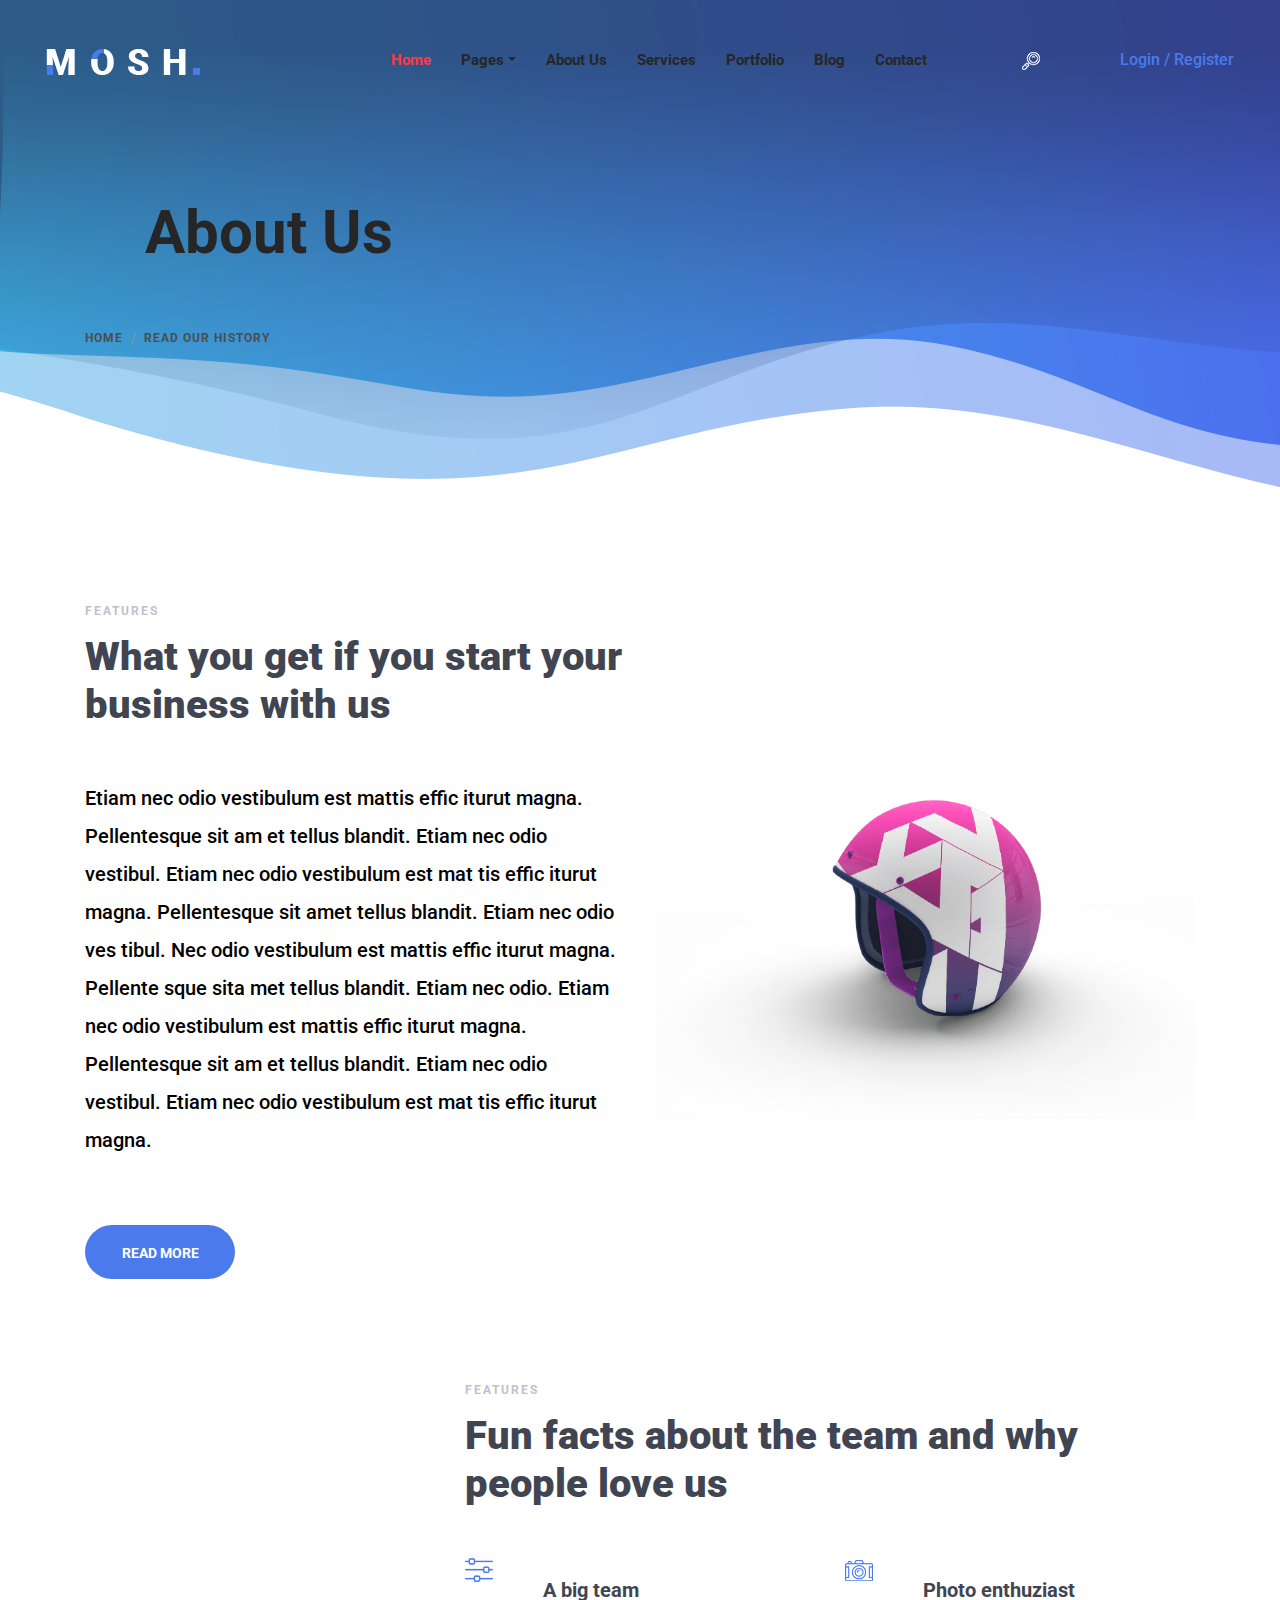
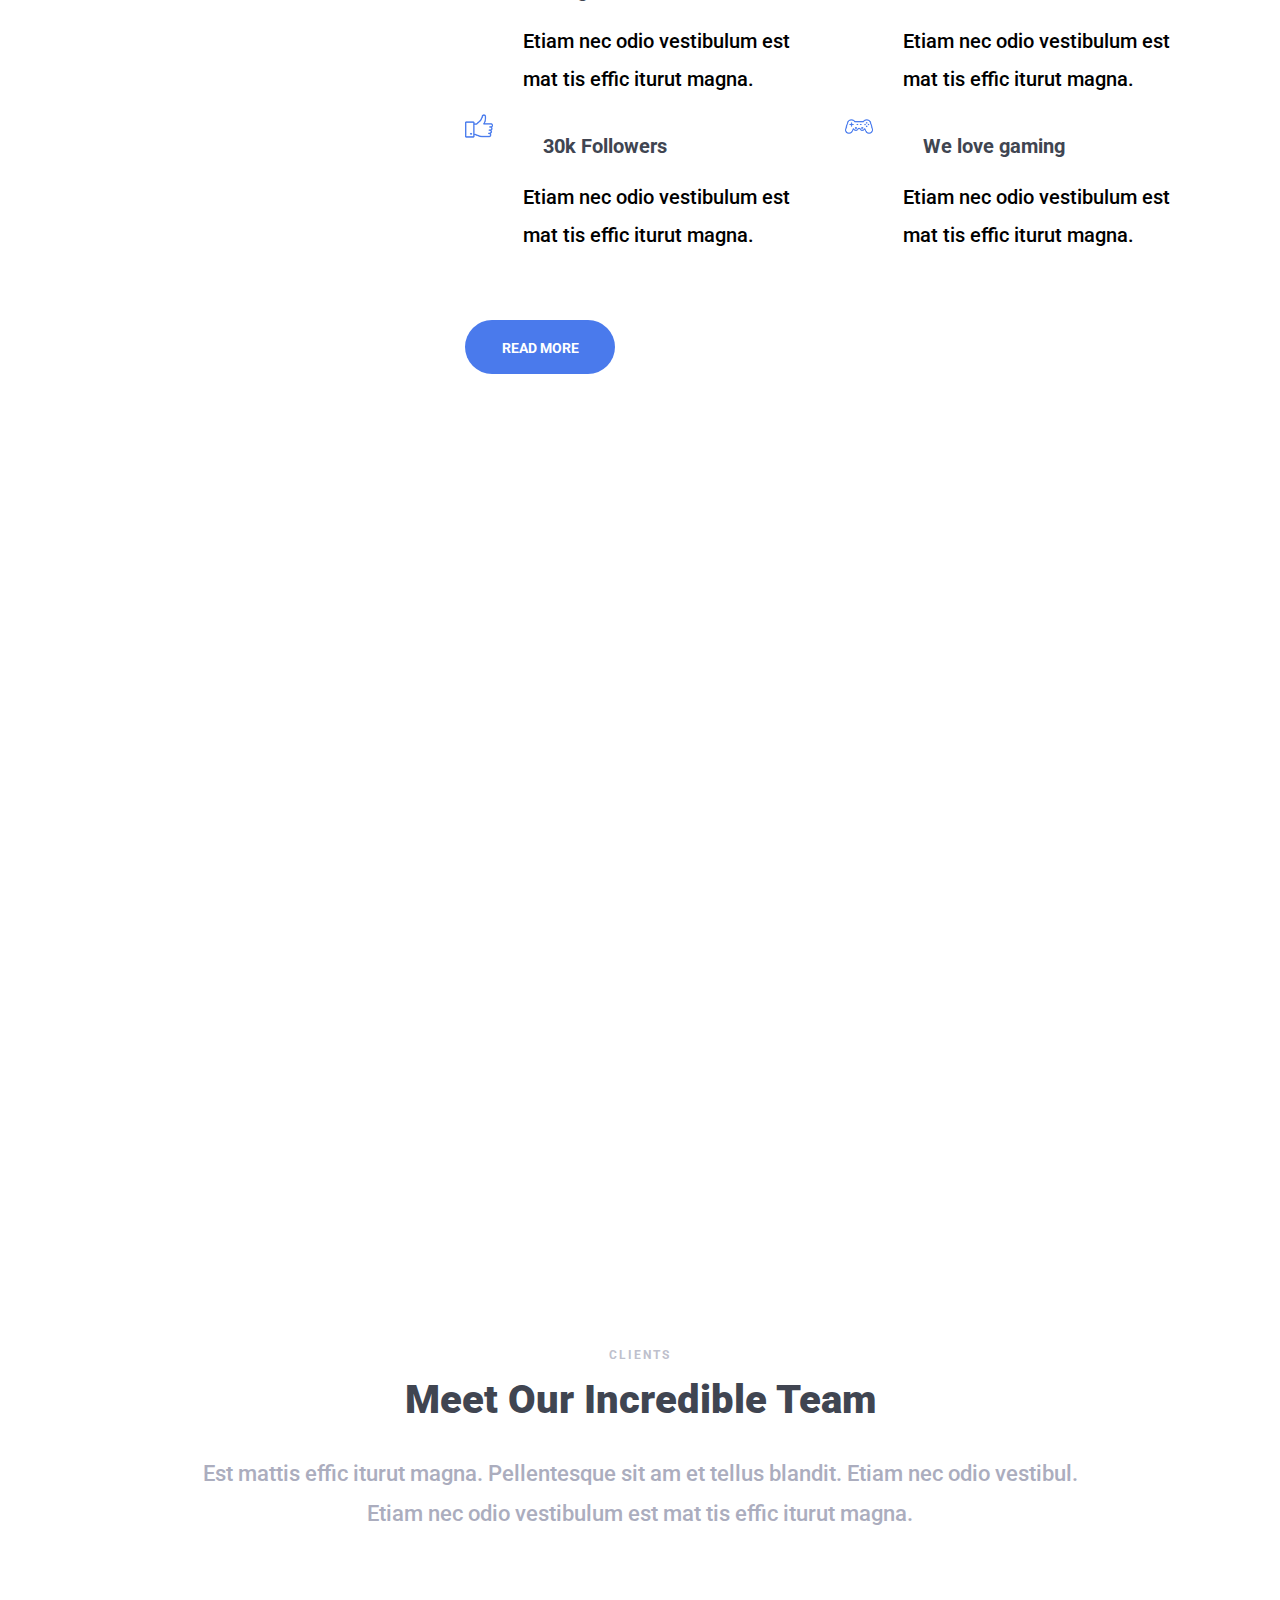
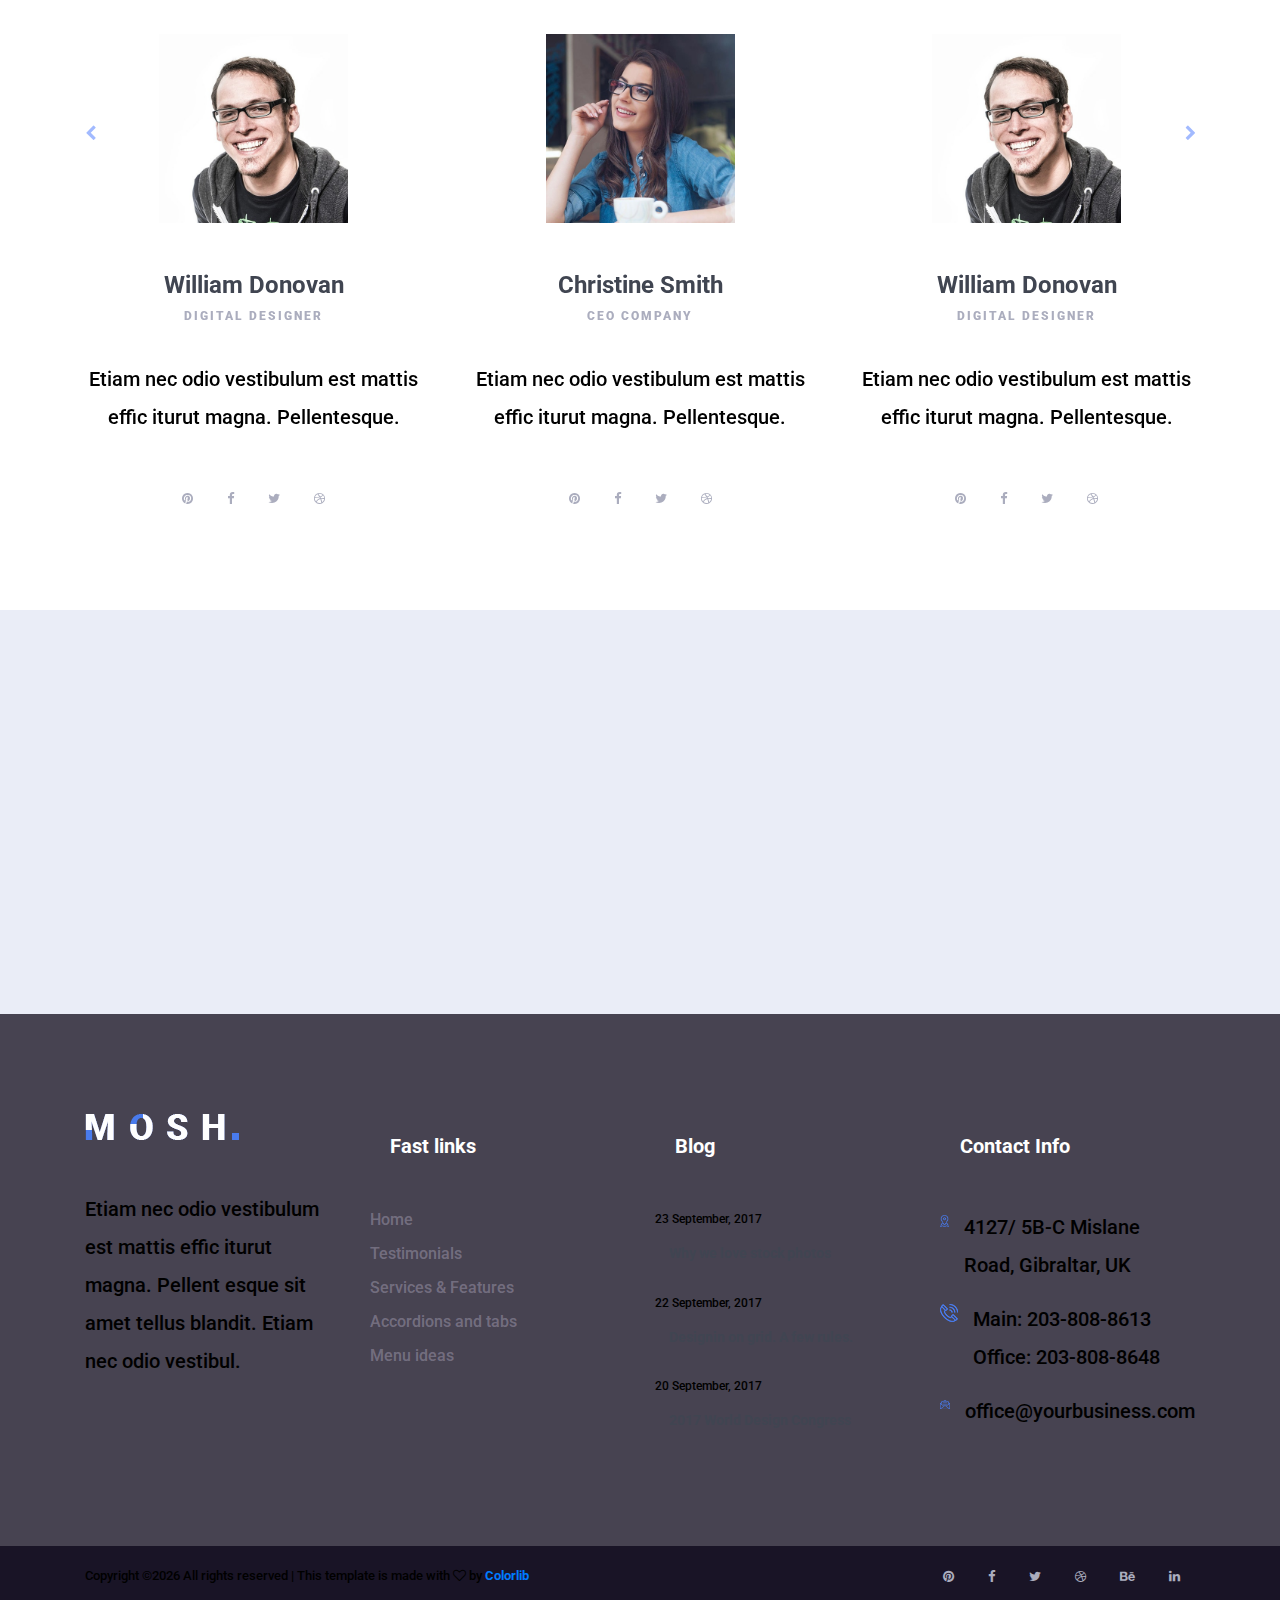
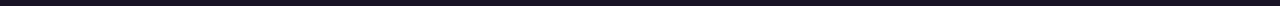
<file: about.html>
<!DOCTYPE html>
<html lang="en">

<head>
    <meta charset="UTF-8">
    <meta name="description" content="">
    <meta http-equiv="X-UA-Compatible" content="IE=edge">
    <meta name="viewport" content="width=device-width, initial-scale=1, shrink-to-fit=no">
    <!-- The above 4 meta tags *must* come first in the head; any other head content must come *after* these tags -->

    <!-- Title -->
    <title>Mosh - Creative Business Template | About</title>

    <!-- Favicon -->
    <link rel="icon" href="img/core-img/favicon.ico">

    <!-- Core Stylesheet -->
    <link href="style.css" rel="stylesheet">

    <!-- Responsive CSS -->
    <link href="css/responsive.css" rel="stylesheet">

</head>

<body>
    <!-- ***** Preloader Start ***** -->
    <div id="preloader">
        <div class="mosh-preloader"></div>
    </div>

    <!-- ***** Header Area Start ***** -->
    <header class="header_area">
        <div class="container-fluid h-100">
            <div class="row h-100">
                <!-- Menu Area Start -->
                <div class="col-12 h-100">
                    <div class="menu_area h-100">
                        <nav class="navbar h-100 navbar-expand-lg align-items-center">
                            <!-- Logo -->
                            <a class="navbar-brand" href="index.html"><img src="img/core-img/logo.png" alt="logo"></a>

                            <!-- Menu Area -->
                            <button class="navbar-toggler" type="button" data-toggle="collapse" data-target="#mosh-navbar" aria-controls="mosh-navbar" aria-expanded="false" aria-label="Toggle navigation"><span class="navbar-toggler-icon"></span></button>

                            <div class="collapse navbar-collapse justify-content-end" id="mosh-navbar">
                                <ul class="navbar-nav animated" id="nav">
                                    <li class="nav-item active"><a class="nav-link" href="index.html">Home</a></li>
                                    <li class="nav-item dropdown">
                                        <a class="nav-link dropdown-toggle" href="#" id="moshDropdown" role="button" data-toggle="dropdown" aria-haspopup="true" aria-expanded="false">Pages</a>
                                        <div class="dropdown-menu" aria-labelledby="moshDropdown">
                                            <a class="dropdown-item" href="index.html">Home</a>
                                            <a class="dropdown-item" href="about.html">About Us</a>
                                            <a class="dropdown-item" href="services.html">Services</a>
                                            <a class="dropdown-item" href="portfolio.html">Portfolio</a>
                                            <a class="dropdown-item" href="blog.html">Blog</a>
                                            <a class="dropdown-item" href="contact.html">Contact</a>
                                            <div class="dropdown-divider"></div>
                                            <a class="dropdown-item" href="elements.html">Elements</a>
                                        </div>
                                    </li>
                                    <li class="nav-item"><a class="nav-link" href="about.html">About Us</a></li>
                                    <li class="nav-item"><a class="nav-link" href="services.html">Services</a></li>
                                    <li class="nav-item"><a class="nav-link" href="portfolio.html">Portfolio</a></li>
                                    <li class="nav-item"><a class="nav-link" href="blog.html">Blog</a></li>
                                    <li class="nav-item"><a class="nav-link" href="contact.html">Contact</a></li>
                                </ul>
                                <!-- Search Form Area Start -->
                                <div class="search-form-area animated">
                                    <form action="#" method="post">
                                        <input type="search" name="search" id="search" placeholder="Type keywords &amp; hit enter">
                                        <button type="submit" class="d-none"><img src="img/core-img/search-icon.png" alt="Search"></button>
                                    </form>
                                </div>
                                <!-- Search btn -->
                                <div class="search-button">
                                    <a href="#" id="search-btn"><img src="img/core-img/search-icon.png" alt="Search"></a>
                                </div>
                                <!-- Login/Register btn -->
                                <div class="login-register-btn">
                                    <a href="#">Login</a>
                                    <a href="#">/ Register</a>
                                </div>
                            </div>
                        </nav>
                    </div>
                </div>
            </div>
        </div>
    </header>
    <!-- ***** Header Area End ***** -->

    <!-- ***** Breadcumb Area Start ***** -->
    <div class="mosh-breadcumb-area" style="background-image: url(img/core-img/breadcumb.png);">
        <div class="container h-100">
            <div class="row h-100 align-items-center">
                <div class="col-12">
                    <div class="bradcumbContent">
                        <h2>About Us</h2>
                        <nav aria-label="breadcrumb">
                            <ol class="breadcrumb">
                                <li class="breadcrumb-item"><a href="#">Home</a></li>
                                <li class="breadcrumb-item active" aria-current="page">Read Our History</li>
                            </ol>
                        </nav>
                    </div>
                </div>
            </div>
        </div>
    </div>
    <!-- ***** Breadcumb Area End ***** -->

    <!-- ***** About Us Area Start ***** -->
    <section class="mosh-aboutUs-area section_padding_100_0">
        <div class="container">
            <div class="row align-items-center">
                <div class="col-12 col-md-6">
                    <div class="mosh-about-us-content">
                        <div class="section-heading">
                            <p>Features</p>
                            <h2>What you get if you start your business with us</h2>
                        </div>
                        <p>Etiam nec odio vestibulum est mattis effic iturut magna. Pellentesque sit am et tellus blandit. Etiam nec odio vestibul. Etiam nec odio vestibulum est mat tis effic iturut magna. Pellentesque sit amet tellus blandit. Etiam nec odio ves tibul. Nec odio vestibulum est mattis effic iturut magna. Pellente sque sita met tellus blandit. Etiam nec odio. Etiam nec odio vestibulum est mattis effic iturut magna. Pellentesque sit am et tellus blandit. Etiam nec odio vestibul. Etiam nec odio vestibulum est mat tis effic iturut magna.</p>
                        <a href="#" class="btn mosh-btn mt-50">Read More</a>
                    </div>
                </div>
                <div class="col-12 col-md-6">
                    <div class="mosh-about-us-thumb wow fadeInUp" data-wow-delay="0.5s">
                        <img src="img/bg-img/headpiece.png" alt="">
                    </div>
                </div>
            </div>
        </div>
    </section>
    <!-- ***** About Us Area End ***** -->

    <!-- ***** Features Area Start ***** -->
    <section class="mosh-about-features-area section_padding_100">
        <div class="container">
            <div class="row align-items-center">

                <div class="col-12 col-md-4">
                    <div class="mosh-features-thumb wow fadeIn" data-wow-delay="0.5s">
                        <img src="img/bg-img/features-2.png" alt="">
                    </div>
                </div>

                <div class="col-12 col-md-8">
                    <div class="mosh-about-us-content">
                        <div class="section-heading">
                            <p>Features</p>
                            <h2>Fun facts about the team and why people love us</h2>
                        </div>
                        <div class="row">
                            <!-- Single Feature Area -->
                            <div class="col-12 col-sm-6">
                                <div class="single-feature-area d-flex">
                                    <div class="feature-icon mr-30">
                                        <img src="img/core-img/settings-2.png" alt="">
                                    </div>
                                    <div class="feature-content">
                                        <h5>A big team</h5>
                                        <p>Etiam nec odio vestibulum est mat tis effic iturut magna.</p>
                                    </div>
                                </div>
                            </div>
                            <!-- Single Feature Area -->
                            <div class="col-12 col-sm-6">
                                <div class="single-feature-area d-flex">
                                    <div class="feature-icon mr-30">
                                        <img src="img/core-img/photo-camera.png" alt="">
                                    </div>
                                    <div class="feature-content">
                                        <h5>Photo enthuziast</h5>
                                        <p>Etiam nec odio vestibulum est mat tis effic iturut magna.</p>
                                    </div>
                                </div>
                            </div>
                            <!-- Single Feature Area -->
                            <div class="col-12 col-sm-6">
                                <div class="single-feature-area d-flex">
                                    <div class="feature-icon mr-30">
                                        <img src="img/core-img/like.png" alt="">
                                    </div>
                                    <div class="feature-content">
                                        <h5>30k Followers</h5>
                                        <p>Etiam nec odio vestibulum est mat tis effic iturut magna.</p>
                                    </div>
                                </div>
                            </div>
                            <!-- Single Feature Area -->
                            <div class="col-12 col-sm-6">
                                <div class="single-feature-area d-flex">
                                    <div class="feature-icon mr-30">
                                        <img src="img/core-img/gamepad.png" alt="">
                                    </div>
                                    <div class="feature-content">
                                        <h5>We love gaming</h5>
                                        <p>Etiam nec odio vestibulum est mat tis effic iturut magna.</p>
                                    </div>
                                </div>
                            </div>
                        </div>
                        <a href="#" class="btn mosh-btn mt-50">Read More</a>
                    </div>
                </div>
            </div>
        </div>
    </section>
    <!-- ***** Features Area End ***** -->

    <!-- ***** Few Words Area Start ***** -->
    <section class="few-words-from-ceo d-md-flex">
        <div class="few-words-contents d-flex align-items-center justify-content-center wow fadeInLeftBig" data-wow-delay="0.1s">
            <div class="container-fluid">
                <div class="row justify-content-center">
                    <div class="col-12 col-md-11 col-lg-9 col-xl-7">
                        <div class="few-words-text">
                            <div class="section-heading">
                                <p>Features</p>
                                <h2>Fun facts about the team and why people love us</h2>
                            </div>
                            <p>Etiam nec odio vestibulum est mattis effic iturut magna. Pellentesque sit am et tellus blandit. Etiam nec odio vestibul. Etiam nec odio vestibulum est mat tis effic iturut magna. Pellentesque sit amet tellus blandit. Etiam nec odio ves tibul. Nec odio vestibulum est mattis effic iturut magna. Pellente sque sita met tellus blandit. Etiam nec odio.</p>
                            <div class="ceo-meta-data d-flex align-items-center mt-50">
                                <div class="ceo-thumb bg-img" style="background-image: url(img/bg-img/ceo.jpg);"></div>
                                <div class="ceo-name">
                                    <h6>Jim Morison</h6>
                                    <p>Company CEO</p>
                                </div>
                            </div>
                        </div>
                    </div>
                </div>
            </div>
        </div>
        <div class="few-words-thumb bg-img wow fadeInRightBig" data-wow-delay="1.1s" style="background-image: url(img/bg-img/cta-2.jpg);"></div>
    </section>
    <!-- ***** Few Words Area End ***** -->

    <!-- ***** Team Area Start ***** -->
    <section class="mosh-team-area section_padding_100">
        <div class="container">
            <div class="row justify-content-center">
                <div class="col-12 col-md-10">
                    <div class="section-heading text-center">
                        <p>Clients</p>
                        <h2>Meet Our Incredible Team</h2>
                        <h5 class="mt-30">Est mattis effic iturut magna. Pellentesque sit am et tellus blandit. Etiam nec odio vestibul. Etiam nec odio vestibulum est mat tis effic iturut magna. </h5>
                    </div>
                </div>
            </div>

            <div class="row">
                <div class="col-12">
                    <div class="mosh-team-slides owl-carousel">
                        <!-- Single Team Slide -->
                        <div class="single-team-slide text-center">
                            <!-- Thumbnail -->
                            <div class="team-thumbnail">
                                <img src="img/bg-img/c-1.jpg" alt="">
                            </div>
                            <!-- Meta Info -->
                            <div class="team-meta-info">
                                <h4>Christine Smith</h4>
                                <span>CEO Company</span>
                                <p>Etiam nec odio vestibulum est mattis effic iturut magna. Pellentesque.</p>
                            </div>
                            <!-- Social Info -->
                            <div class="team-social-info">
                                <a href="#"><i class="fa fa-pinterest" aria-hidden="true"></i></a>
                                <a href="#"><i class="fa fa-facebook" aria-hidden="true"></i></a>
                                <a href="#"><i class="fa fa-twitter" aria-hidden="true"></i></a>
                                <a href="#"><i class="fa fa-dribbble" aria-hidden="true"></i></a>
                            </div>
                        </div>
                        <!-- Single Team Slide -->
                        <div class="single-team-slide text-center">
                            <!-- Thumbnail -->
                            <div class="team-thumbnail">
                                <img src="img/bg-img/c-2.jpg" alt="">
                            </div>
                            <!-- Meta Info -->
                            <div class="team-meta-info">
                                <h4>William Donovan</h4>
                                <span>digital designer</span>
                                <p>Etiam nec odio vestibulum est mattis effic iturut magna. Pellentesque.</p>
                            </div>
                            <!-- Social Info -->
                            <div class="team-social-info">
                                <a href="#"><i class="fa fa-pinterest" aria-hidden="true"></i></a>
                                <a href="#"><i class="fa fa-facebook" aria-hidden="true"></i></a>
                                <a href="#"><i class="fa fa-twitter" aria-hidden="true"></i></a>
                                <a href="#"><i class="fa fa-dribbble" aria-hidden="true"></i></a>
                            </div>
                        </div>
                        <!-- Single Team Slide -->
                        <div class="single-team-slide text-center">
                            <!-- Thumbnail -->
                            <div class="team-thumbnail">
                                <img src="img/bg-img/c-3.jpg" alt="">
                            </div>
                            <!-- Meta Info -->
                            <div class="team-meta-info">
                                <h4>Michael Kellog</h4>
                                <span>Developer</span>
                                <p>Etiam nec odio vestibulum est mattis effic iturut magna. Pellentesque.</p>
                            </div>
                            <!-- Social Info -->
                            <div class="team-social-info">
                                <a href="#"><i class="fa fa-pinterest" aria-hidden="true"></i></a>
                                <a href="#"><i class="fa fa-facebook" aria-hidden="true"></i></a>
                                <a href="#"><i class="fa fa-twitter" aria-hidden="true"></i></a>
                                <a href="#"><i class="fa fa-dribbble" aria-hidden="true"></i></a>
                            </div>
                        </div>
                        <!-- Single Team Slide -->
                        <div class="single-team-slide text-center">
                            <!-- Thumbnail -->
                            <div class="team-thumbnail">
                                <img src="img/bg-img/c-2.jpg" alt="">
                            </div>
                            <!-- Meta Info -->
                            <div class="team-meta-info">
                                <h4>William Donovan</h4>
                                <span>digital designer</span>
                                <p>Etiam nec odio vestibulum est mattis effic iturut magna. Pellentesque.</p>
                            </div>
                            <!-- Social Info -->
                            <div class="team-social-info">
                                <a href="#"><i class="fa fa-pinterest" aria-hidden="true"></i></a>
                                <a href="#"><i class="fa fa-facebook" aria-hidden="true"></i></a>
                                <a href="#"><i class="fa fa-twitter" aria-hidden="true"></i></a>
                                <a href="#"><i class="fa fa-dribbble" aria-hidden="true"></i></a>
                            </div>
                        </div>
                    </div>
                </div>
            </div>
        </div>
    </section>
    <!-- ***** Features Area Start ***** -->

    <section class="mosh-subscribe-newsletter-area bg-img bg-overlay-white section_padding_100" style="background-image: url(img/bg-img/sub-1.jpg);">
        <div class="container">
            <div class="row">
                <div class="col-12">
                    <div class="subscribe-newsletter-content text-center wow fadeIn" data-wow-delay="0.5s">
                        <p>give us a shout</p>
                        <h2>Subscribe to our newsletter</h2>
                        <form action="#">
                            <input type="email" name="email" id="Email" placeholder="Your e-mail here">
                            <button type="submit">Subscribe</button>
                        </form>
                    </div>
                </div>
            </div>
        </div>
    </section>

    <!-- ***** Footer Area Start ***** -->
    <footer class="footer-area clearfix">
        <!-- Top Fotter Area -->
        <div class="top-footer-area section_padding_100_0">
            <div class="container">
                <div class="row">
                    <div class="col-12 col-sm-6 col-lg-3">
                        <div class="single-footer-widget mb-100">
                            <a href="#" class="mb-50 d-block"><img src="img/core-img/logo.png" alt=""></a>
                            <p>Etiam nec odio vestibulum est mattis effic iturut magna. Pellent esque sit amet tellus blandit. Etiam nec odio vestibul.</p>
                        </div>
                    </div>
                    <div class="col-12 col-sm-6 col-lg-3">
                        <div class="single-footer-widget mb-100">
                            <h5>Fast links</h5>
                            <ul>
                                <li><a href="#">Home</a></li>
                                <li><a href="#">Testimonials</a></li>
                                <li><a href="#">Services &amp; Features</a></li>
                                <li><a href="#">Accordions and tabs</a></li>
                                <li><a href="#">Menu ideas</a></li>
                            </ul>
                        </div>
                    </div>
                    <div class="col-12 col-sm-6 col-lg-3">
                        <div class="single-footer-widget mb-100">
                            <h5>Blog</h5>
                            <div class="footer-single--blog-post">
                                <a href="#" class="blog-post-date">
                                    <p>23 September, 2017</p>
                                </a>
                                <a href="#" class="blog-post-title">
                                    <h6>Why we love stock photos</h6>
                                </a>
                            </div>
                            <div class="footer-single--blog-post">
                                <a href="#" class="blog-post-date">
                                    <p>22 September, 2017</p>
                                </a>
                                <a href="#" class="blog-post-title">
                                    <h6>Designin on grid. A few rules. </h6>
                                </a>
                            </div>
                            <div class="footer-single--blog-post">
                                <a href="#" class="blog-post-date">
                                    <p>20 September, 2017</p>
                                </a>
                                <a href="#" class="blog-post-title">
                                    <h6>2017 World Design Congress</h6>
                                </a>
                            </div>
                        </div>
                    </div>
                    <div class="col-12 col-sm-6 col-lg-3">
                        <div class="single-footer-widget mb-100">
                            <h5>Contact Info</h5>
                            <div class="footer-single-contact-info d-flex">
                                <div class="contact-icon">
                                    <img src="img/core-img/map.png" alt="">
                                </div>
                                <p>4127/ 5B-C Mislane Road, Gibraltar, UK</p>
                            </div>
                            <div class="footer-single-contact-info d-flex">
                                <div class="contact-icon">
                                    <img src="img/core-img/call.png" alt="">
                                </div>
                                <p>Main: 203-808-8613 <br> Office: 203-808-8648</p>
                            </div>
                            <div class="footer-single-contact-info d-flex">
                                <div class="contact-icon">
                                    <img src="img/core-img/message.png" alt="">
                                </div>
                                <p>office@yourbusiness.com</p>
                            </div>
                        </div>
                    </div>
                </div>
            </div>
        </div>
        <!-- Fotter Bottom Area -->
        <div class="footer-bottom-area">
            <div class="container h-100">
                <div class="row h-100">
                    <div class="col-12 h-100">
                        <div class="footer-bottom-content h-100 d-md-flex justify-content-between align-items-center">
                            <div class="copyright-text">
                                <p><!-- Link back to Colorlib can't be removed. Template is licensed under CC BY 3.0. -->
Copyright &copy;<script>document.write(new Date().getFullYear());</script> All rights reserved | This template is made with <i class="fa fa-heart-o" aria-hidden="true"></i> by <a href="https://colorlib.com" target="_blank">Colorlib</a>
<!-- Link back to Colorlib can't be removed. Template is licensed under CC BY 3.0. -->
</p>
                            </div>
                            <div class="footer-social-info">
                                <a href="#"><i class="fa fa-pinterest" aria-hidden="true"></i></a>
                                <a href="#"><i class="fa fa-facebook" aria-hidden="true"></i></a>
                                <a href="#"><i class="fa fa-twitter" aria-hidden="true"></i></a>
                                <a href="#"><i class="fa fa-dribbble" aria-hidden="true"></i></a>
                                <a href="#"><i class="fa fa-behance" aria-hidden="true"></i></a>
                                <a href="#"><i class="fa fa-linkedin" aria-hidden="true"></i></a>
                            </div>
                        </div>
                    </div>
                </div>
            </div>
        </div>
    </footer>
    <!-- ***** Footer Area End ***** -->

    <!-- jQuery-2.2.4 js -->
    <script src="js/jquery-2.2.4.min.js"></script>
    <!-- Popper js -->
    <script src="js/popper.min.js"></script>
    <!-- Bootstrap js -->
    <script src="js/bootstrap.min.js"></script>
    <!-- All Plugins js -->
    <script src="js/plugins.js"></script>
    <!-- Active js -->
    <script src="js/active.js"></script>
</body>

</html>
</file>
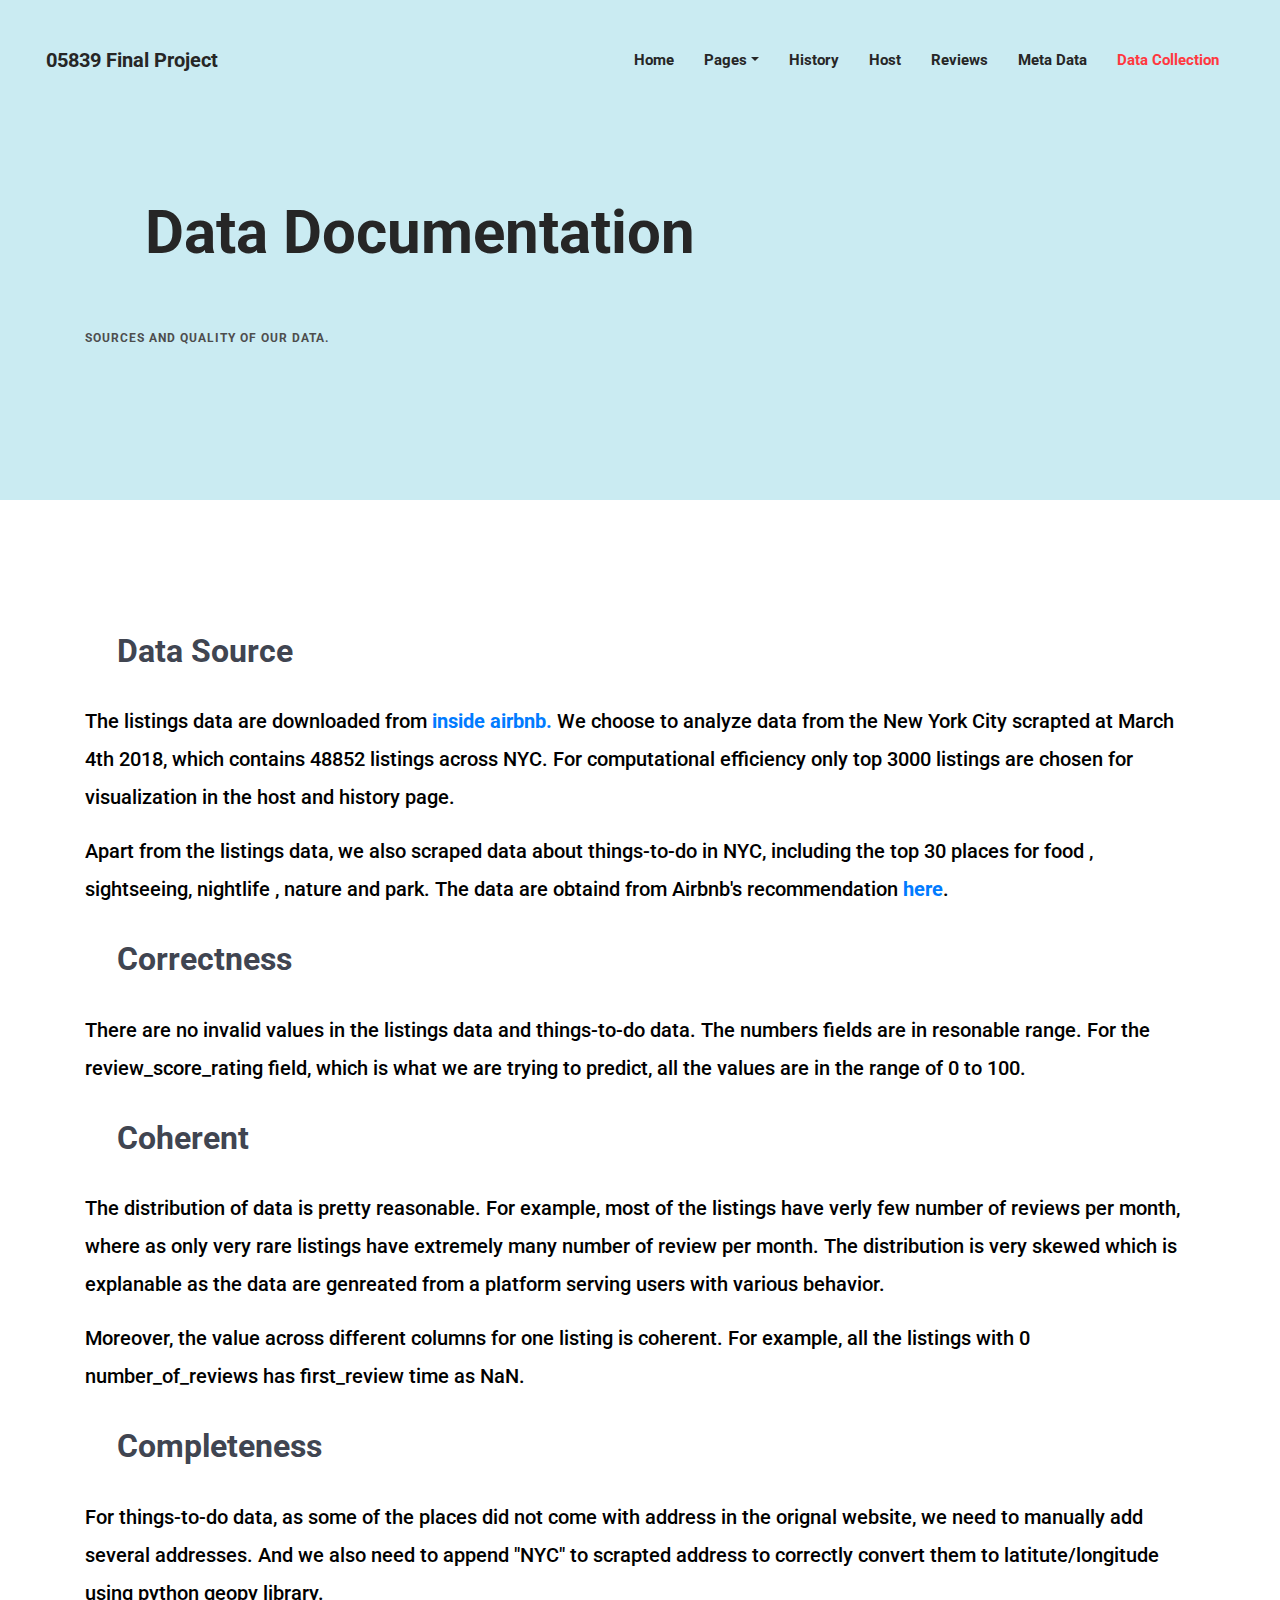
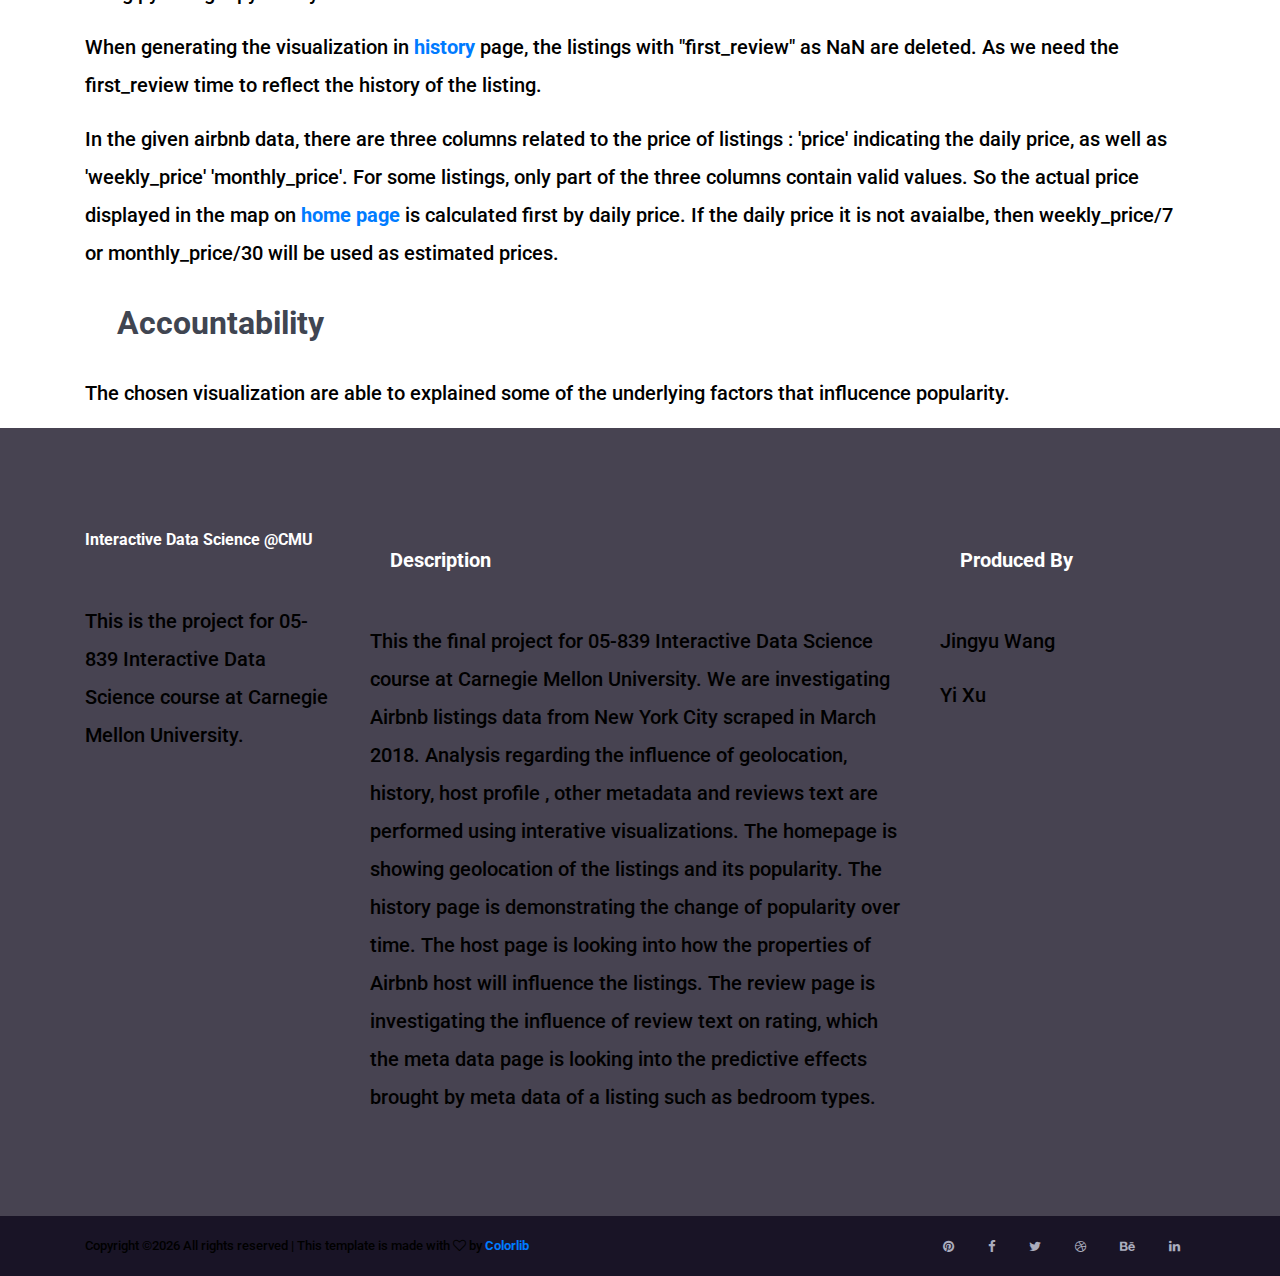
<file: data.html>
<!DOCTYPE html>
<html lang="en">

<head>
    <meta charset="UTF-8">
    <meta name="description" content="">
    <meta http-equiv="X-UA-Compatible" content="IE=edge">
    <meta name="viewport" content="width=device-width, initial-scale=1, shrink-to-fit=no">
    <!-- The above 4 meta tags *must* come first in the head; any other head content must come *after* these tags -->

    <!-- Title -->
    <title>What Make a popular Airbnb Listing?</title>

    <!-- Favicon -->
    <link rel="icon" href="img/core-img/favicon.ico">

    <!-- Core Stylesheet -->
    <link href="style.css" rel="stylesheet">

    <!-- Responsive CSS -->
    <link href="css/responsive.css" rel="stylesheet">

</head>

<body>
    <!-- ***** Preloader Start ***** -->
    <div id="preloader">
        <div class="mosh-preloader"></div>
    </div>

    <!-- ***** Header Area Start ***** -->
    <header class="header_area">
        <div class="container-fluid h-100">
            <div class="row h-100">
                <!-- Menu Area Start -->
                <div class="col-12 h-100">
                    <div class="menu_area h-100">
                        <nav class="navbar h-100 navbar-expand-lg align-items-center">
                            <!-- Logo -->
                            <a class="navbar-brand" href="index.html">05839 Final Project</a>

                            <!-- Menu Area -->
                            <button class="navbar-toggler" type="button" data-toggle="collapse" data-target="#mosh-navbar" aria-controls="mosh-navbar" aria-expanded="false" aria-label="Toggle navigation"><span class="navbar-toggler-icon"></span></button>

                            <div class="collapse navbar-collapse justify-content-end" id="mosh-navbar">
                                 <ul class="navbar-nav animated" id="nav">
                                    <li class="nav-item"><a class="nav-link" href="index.html">Home</a></li>
                                    <li class="nav-item dropdown">
                                        <a class="nav-link dropdown-toggle" href="#" id="moshDropdown" role="button" data-toggle="dropdown" aria-haspopup="true" aria-expanded="false">Pages</a>
                                        <div class="dropdown-menu" aria-labelledby="moshDropdown">
                                            <a class="dropdown-item" href="index.html">Home</a>
                                            <a class="dropdown-item" href="history.html">History</a>
                                            <a class="dropdown-item" href="host.html">Host</a>
                                            <a class="dropdown-item" href="review.html">Reviews</a>
                                            <a class="dropdown-item" href="MetaData.html">Meta Data</a>
                                            <a class="dropdown-item" href="data.html">Data Collection</a>
                                            <div class="dropdown-divider"></div>
                                        </div>
                                    </li>
                                    <li class="nav-item"><a class="nav-link" href="history.html">History</a></li>
                                    <li class="nav-item"><a class="nav-link" href="host.html">Host</a></li>
                                    <li class="nav-item"><a class="nav-link" href="review.html">Reviews</a></li>
                                    <li class="nav-item"><a class="nav-link" href="MetaData.html">Meta Data</a></li>
                                    <li class="nav-item active"><a class="nav-link" href="data.html">Data Collection</a></li>
                                </ul>
                                <!-- Search Form Area Start -->
                                <div class="search-form-area animated">
                                    <form action="#" method="post">
                                        <input type="search" name="search" id="search" placeholder="Type keywords &amp; hit enter">
                                        <button type="submit" class="d-none"><img src="img/core-img/search-icon.png" alt="Search"></button>
                                    </form>
                                </div>
                            </div>
                        </nav>
                    </div>
                </div>
            </div>
        </div>
    </header>
    <!-- ***** Header Area End ***** -->

    <!-- ***** Breadcumb Area Start ***** -->
    <div class="mosh-breadcumb-area" style="background-color: #CAEBF2;">
        <div class="container h-100">
            <div class="row h-100 align-items-center">
                <div class="col-12">
                    <div class="bradcumbContent">
                        <h2>Data Documentation</h2>
                        <nav aria-label="breadcrumb">
                            <ol class="breadcrumb">
                                <!-- <li class="breadcrumb-item"><a href="#">Home</a></li> -->
                                <li class="breadcrumb-item active" aria-current="page">Sources and quality of our data.</li>
                            </ol>
                        </nav>
                    </div>
                </div>
            </div>
        </div>
    </div>
    <!-- ***** Breadcumb Area End ***** -->

    <!-- ***** About Us Area Start ***** -->
    <section class="ids_data_correct section_padding_100_0">
        <div class="container">
            <div class="row align-items-center">
                <div class="col-12">
                    <div class="mosh-about-us-content">

                        <div class="data_collection">
                            
                            <h2>Data Source</h2>
                            <p>The listings data are downloaded from <a href="http://insideairbnb.com">inside airbnb.</a> We choose to analyze data from the New York City scrapted at March 4th 2018, which contains 48852 listings across NYC.  For computational efficiency only top 3000 listings are chosen for visualization in the host and history page. </p>
                            <p>Apart from the listings data, we also scraped data about things-to-do in NYC, including the top 30  places for food , sightseeing, nightlife , nature and park. The data are obtaind from Airbnb's recommendation <a href="https://airbnb.com/things-to-do/new-york">here</a>. </p>
                        </div>
                        <div class="data_collection">
                            
                            <h2>Correctness</h2>
                            <p>There are no invalid values in the listings data and things-to-do data. The numbers fields are in resonable range. For the review_score_rating field, which is what we are trying to predict, all the values are in the range of 0 to 100.  </p>
                        </div>

                        <div class="data_collection">
                            <h2>Coherent</h2>
                            <p> The distribution of data is pretty reasonable. For example, most of the listings have verly few number of reviews per month, where as only very rare listings have extremely many number of review per month.  The distribution is very skewed which is explanable as the data are genreated from a platform serving users with various behavior.</p>

                            <p>
                                Moreover, the value across different columns for one listing is coherent. For example, all the listings with 0 number_of_reviews has first_review time as NaN. 
                            </p>
                        </div>

                        <div class="data_collection">
                            
                            <h2>Completeness</h2>
                            <p> For things-to-do data, as some of the places did not come with address in the orignal website, we need to manually add several addresses. And we also need to append "NYC" to scrapted address to correctly convert them to latitute/longitude using python geopy library. 
                            </p>
                            <p>
                            When generating the visualization in <a href="history.html"> history </a> page, the listings with "first_review" as NaN are deleted.  As we need the first_review time to reflect the history of the listing.</p>
                            <p>
                            In the given airbnb data, there are three columns related to the price of listings : 'price' indicating the daily price, as well as 'weekly_price' 'monthly_price'.  For some listings, only part of the three columns contain valid values.  So the actual price displayed in the map on <a href="index.html"> home  page</a> is calculated first by daily price. If the daily price it is not avaialbe, then weekly_price/7 or monthly_price/30 will be used as estimated prices.
                             </p>
                        </div>

                        <div class="data_collection">
                            
                            <h2>Accountability</h2>
                            <p>The chosen visualization are able to explained some of the underlying factors that influcence popularity. </p>
                        </div>
                        <!-- <p>Etiam nec odio vestibulum est mattis effic iturut magna. Pellentesque sit am et tellus blandit. Etiam nec odio vestibul. Etiam nec odio vestibulum est mat tis effic iturut magna. Pellentesque sit amet tellus blandit. Etiam nec odio ves tibul. Nec odio vestibulum est mattis effic iturut magna. Pellente sque sita met tellus blandit. Etiam nec odio. Etiam nec odio vestibulum est mattis effic iturut magna. Pellentesque sit am et tellus blandit. Etiam nec odio vestibul. Etiam nec odio vestibulum est mat tis effic iturut magna.</p> -->
                        
                    </div>
                </div>




                <!-- <div class="col-12 col-md-6">
                    <div class="mosh-about-us-thumb wow fadeInUp" data-wow-delay="0.5s">
                        <img src="img/bg-img/headpiece.png" alt="">
                    </div>
                </div> -->
            </div>
        </div>
    </section>
    <!-- ***** About Us Area End ***** -->

  <footer class="footer-area clearfix">
        <!-- Top Fotter Area -->
        <div class="top-footer-area section_padding_100_0">
            <div class="container">
                <div class="row">
                    <div class="col-12 col-sm-6 col-lg-3">
                        <div class="single-footer-widget mb-100">
                            <a href="#" class="mb-50 d-block footer-custom">Interactive Data Science @CMU</a>
                            <p>This is the project for 05-839 Interactive Data Science course at Carnegie Mellon University.</p>
                        </div>
                    </div>

                    <div class="col-12 col-sm-6  footer-description">
                        <div class="single-footer-widget mb-100 ">
                            <h5>Description</h5>
                            <p>This the final project for 05-839 Interactive Data Science course at Carnegie Mellon University. We are investigating Airbnb listings data from New York City scraped in March 2018.  Analysis regarding the influence of geolocation, history, host profile , other metadata and reviews text are performed using interative visualizations. The homepage is showing geolocation of the listings and its popularity. The history page is demonstrating the change of popularity over time.  The host page is looking into how the properties of Airbnb host will influence the listings. The review page is investigating the influence of review text on rating, which the meta data page is looking into the predictive effects brought by meta data of a listing such as bedroom types.
                            </p>
                        </div>
                    </div>
                
                    <div class="col-12 col-sm-6 col-lg-3">
                        <div class="single-footer-widget mb-100">
                            <h5>Produced By</h5>
                            <div class="footer-single-contact-info d-flex">
                                <p>Jingyu Wang</p>
                            </div>
                            <div class="footer-single-contact-info d-flex">
                                <p>Yi Xu</p>
                            </div>
                        </div>
                    </div>
                </div>
            </div>
        </div>
        <!-- Fotter Bottom Area -->
        <div class="footer-bottom-area">
            <div class="container h-100">
                <div class="row h-100">
                    <div class="col-12 h-100">
                        <div class="footer-bottom-content h-100 d-md-flex justify-content-between align-items-center">
                            <div class="copyright-text">
                                <p><!-- Link back to Colorlib can't be removed. Template is licensed under CC BY 3.0. -->
Copyright &copy;<script>document.write(new Date().getFullYear());</script> All rights reserved | This template is made with <i class="fa fa-heart-o" aria-hidden="true"></i> by <a href="https://colorlib.com" target="_blank">Colorlib</a>
<!-- Link back to Colorlib can't be removed. Template is licensed under CC BY 3.0. -->
</p>
                            </div>
                            <div class="footer-social-info">
                                <a href="#"><i class="fa fa-pinterest" aria-hidden="true"></i></a>
                                <a href="#"><i class="fa fa-facebook" aria-hidden="true"></i></a>
                                <a href="#"><i class="fa fa-twitter" aria-hidden="true"></i></a>
                                <a href="#"><i class="fa fa-dribbble" aria-hidden="true"></i></a>
                                <a href="#"><i class="fa fa-behance" aria-hidden="true"></i></a>
                                <a href="#"><i class="fa fa-linkedin" aria-hidden="true"></i></a>
                            </div>
                        </div>
                    </div>
                </div>
            </div>
        </div>
    </footer>
    <!-- ***** Footer Area End ***** -->

    <!-- jQuery-2.2.4 js -->
    <script src="js/jquery-2.2.4.min.js"></script>
    <!-- Popper js -->
    <script src="js/popper.min.js"></script>
    <!-- Bootstrap js -->
    <script src="js/bootstrap.min.js"></script>
    <!-- All Plugins js -->
    <script src="js/plugins.js"></script>
    <!-- Active js -->
    <script src="js/active.js"></script>
</body>

</html>
</file>
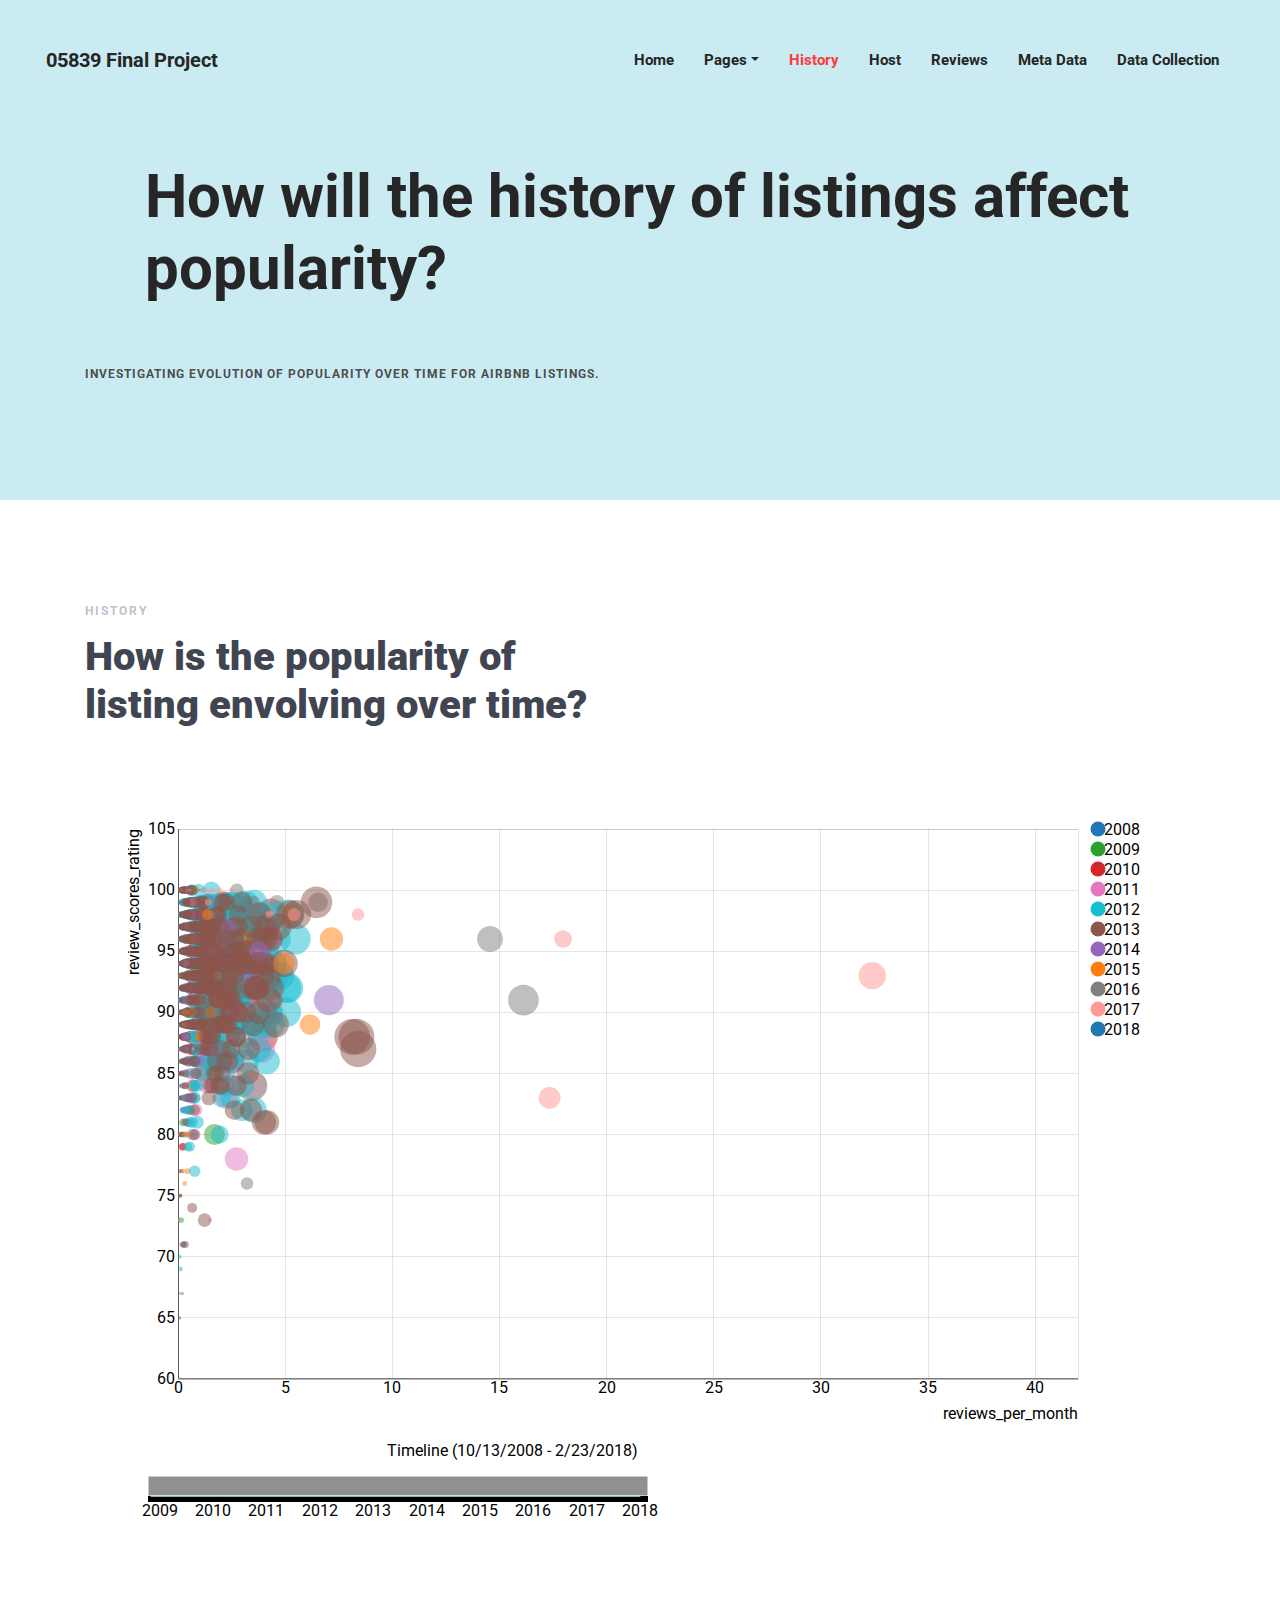
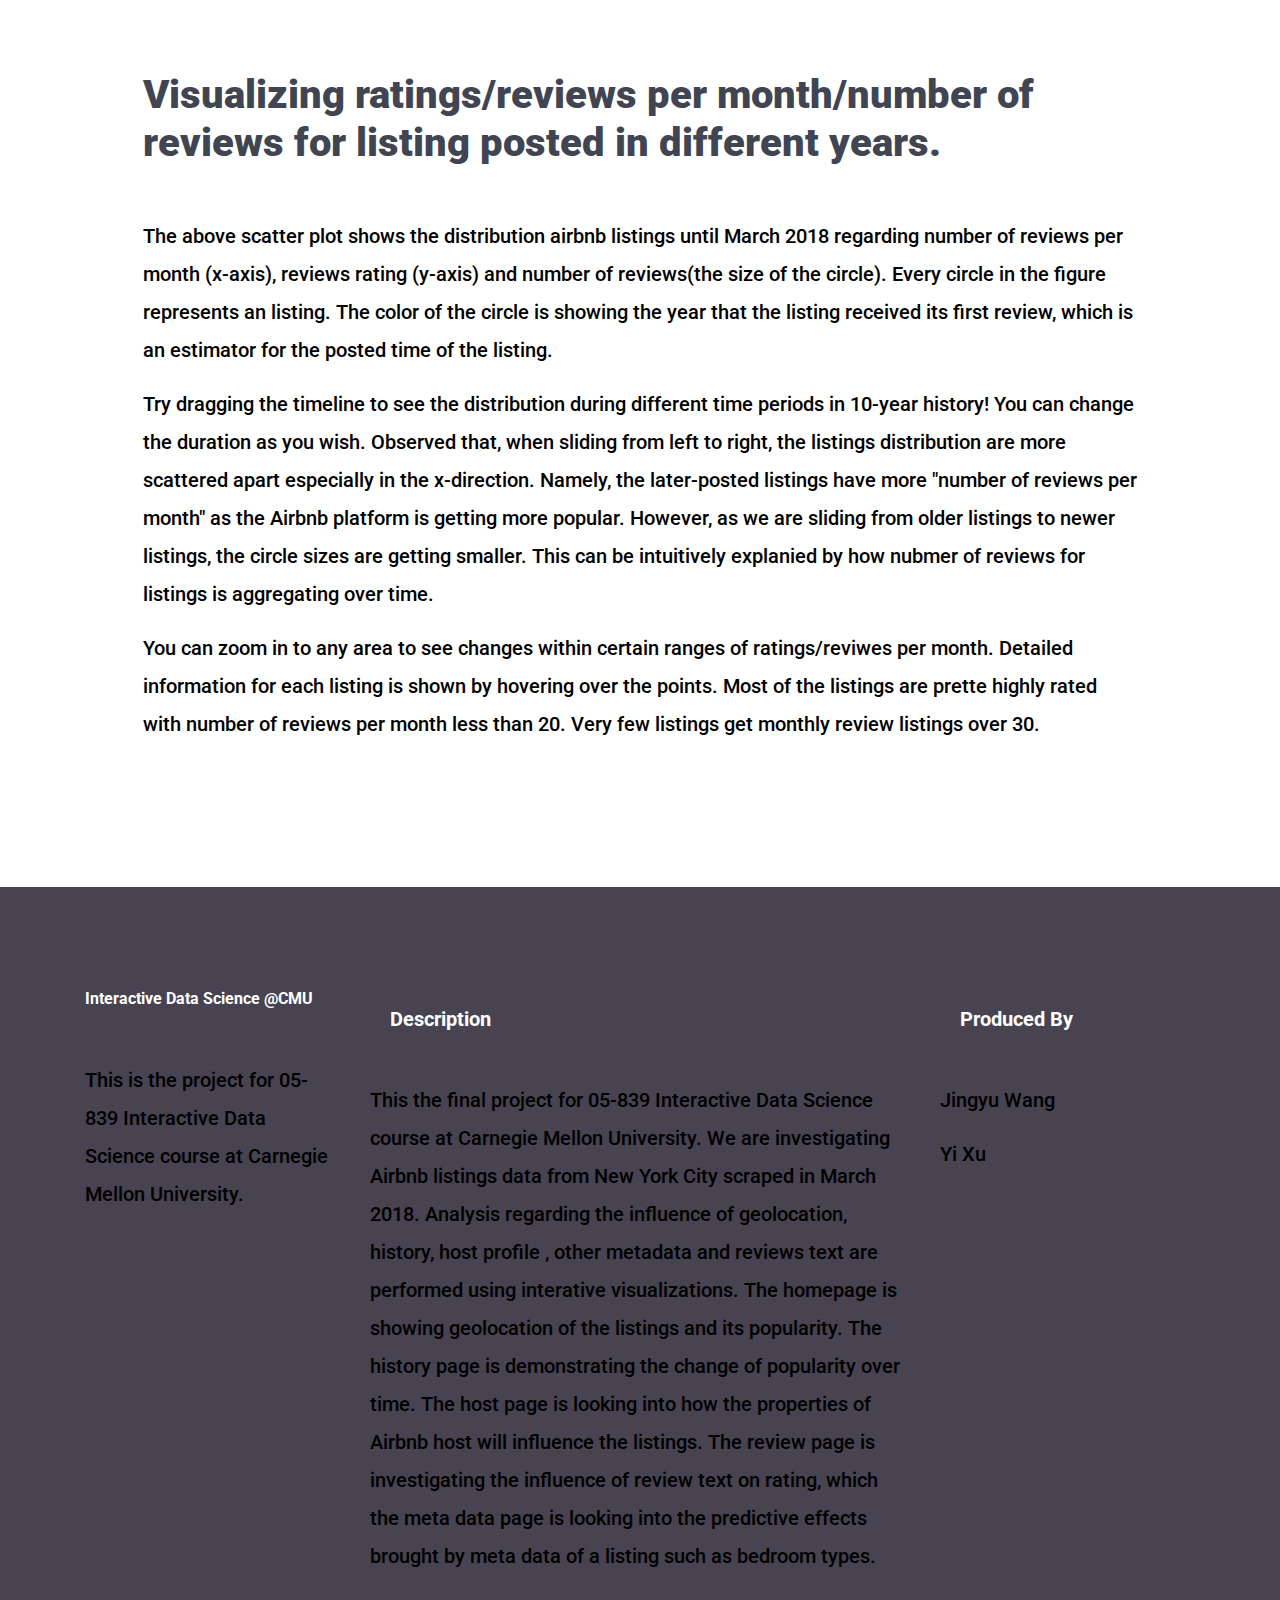
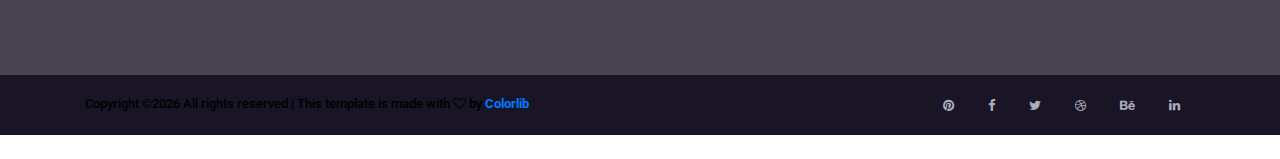
<file: history.html>
<!DOCTYPE html>
<html lang="en">

<head>
    <meta charset="UTF-8">
    <meta name="description" content="">
    <meta http-equiv="X-UA-Compatible" content="IE=edge">
    <meta name="viewport" content="width=device-width, initial-scale=1, shrink-to-fit=no">
    <!-- The above 4 meta tags *must* come first in the head; any other head content must come *after* these tags -->

    <!-- Title -->
    <title>What Make a popular Airbnb Listing?</title>

    <!-- Favicon -->
    <link rel="icon" href="img/core-img/favicon.ico">

    <!-- Core Stylesheet -->
    <link href="style.css" rel="stylesheet">

    <!-- Responsive CSS -->
    <link href="css/responsive.css" rel="stylesheet">

</head>

<body>
    <!-- ***** Preloader Start ***** -->
    <div id="preloader">
        <div class="mosh-preloader"></div>
    </div>

    <!-- ***** Header Area Start ***** -->
    <header class="header_area">
        <div class="container-fluid h-100">
            <div class="row h-100">
                <!-- Menu Area Start -->
                <div class="col-12 h-100">
                    <div class="menu_area h-100">
                        <nav class="navbar h-100 navbar-expand-lg align-items-center">
                            <!-- Logo -->
                            <a class="navbar-brand" href="index.html">05839 Final Project</a>

                            <!-- Menu Area -->
                            <button class="navbar-toggler" type="button" data-toggle="collapse" data-target="#mosh-navbar" aria-controls="mosh-navbar" aria-expanded="false" aria-label="Toggle navigation"><span class="navbar-toggler-icon"></span></button>

                            <div class="collapse navbar-collapse justify-content-end" id="mosh-navbar">
                                 <ul class="navbar-nav animated" id="nav">
                                    <li class="nav-item"><a class="nav-link" href="index.html">Home</a></li>
                                    <li class="nav-item dropdown">
                                        <a class="nav-link dropdown-toggle" href="#" id="moshDropdown" role="button" data-toggle="dropdown" aria-haspopup="true" aria-expanded="false">Pages</a>
                                        <div class="dropdown-menu" aria-labelledby="moshDropdown">
                                            <a class="dropdown-item" href="index.html">Home</a>
                                            <a class="dropdown-item" href="history.html">History</a>
                                            <a class="dropdown-item" href="host.html">Host</a>
                                            <a class="dropdown-item" href="review.html">Reviews</a>
                                            <a class="dropdown-item" href="MetaData.html">Meta Data</a>
                                            <a class="dropdown-item" href="data.html">Data Collection</a>
                                            <div class="dropdown-divider"></div>
                                        </div>
                                    </li>
                                    <li class="nav-item active"><a class="nav-link" href="history.html">History</a></li>
                                    <li class="nav-item"><a class="nav-link" href="host.html">Host</a></li>
                                    <li class="nav-item"><a class="nav-link" href="review.html">Reviews</a></li>
                                    <li class="nav-item"><a class="nav-link" href="MetaData.html">Meta Data</a></li>
                                    <li class="nav-item"><a class="nav-link" href="data.html">Data Collection</a></li>
                                </ul>
                                <!-- Search Form Area Start -->
                                <div class="search-form-area animated">
                                    <form action="#" method="post">
                                        <input type="search" name="search" id="search" placeholder="Type keywords &amp; hit enter">
                                        <button type="submit" class="d-none"><img src="img/core-img/search-icon.png" alt="Search"></button>
                                    </form>
                                </div>
                            </div>
                        </nav>
                    </div>
                </div>
            </div>
        </div>
    </header>
    <!-- ***** Header Area End ***** -->

    <!-- ***** Breadcumb Area Start ***** -->
    <div class="mosh-breadcumb-area" style="background-color: #CAEBF2;">
        <div class="container h-100">
            <div class="row h-100 align-items-center">
                <div class="col-12">
                    <div class="bradcumbContent">
                        <h2>How will the history of listings affect popularity?</h2>
                        <nav aria-label="breadcrumb">
                            <ol class="breadcrumb">
                                <!-- <li class="breadcrumb-item"><a href="#">Home</a></li> -->
                                <li class="breadcrumb-item active" aria-current="page">Investigating evolution of popularity over time for Airbnb listings.</li>
                            </ol>
                        </nav>
                    </div>
                </div>
            </div>
        </div>
    </div>
    <!-- ***** Breadcumb Area End ***** -->

    <!-- ***** About Us Area Start ***** -->
    <section class="ids_history_viz section_padding_100_0">
        <div class="container">
            <div class="row align-items-center">
                <div class="col-12 col-md-6">
                    <div class="mosh-about-us-content">
                        <div class="section-heading">
                            <p>History</p>
                            <h2>How is the popularity of listing envolving over time?</h2>
                        </div>
                        <!-- <p>Etiam nec odio vestibulum est mattis effic iturut magna. Pellentesque sit am et tellus blandit. Etiam nec odio vestibul. Etiam nec odio vestibulum est mat tis effic iturut magna. Pellentesque sit amet tellus blandit. Etiam nec odio ves tibul. Nec odio vestibulum est mattis effic iturut magna. Pellente sque sita met tellus blandit. Etiam nec odio. Etiam nec odio vestibulum est mattis effic iturut magna. Pellentesque sit am et tellus blandit. Etiam nec odio vestibul. Etiam nec odio vestibulum est mat tis effic iturut magna.</p> -->
                        
                    </div>
                </div>
                <!-- <div class="col-12 col-md-6">
                    <div class="mosh-about-us-thumb wow fadeInUp" data-wow-delay="0.5s">
                        <img src="img/bg-img/headpiece.png" alt="">
                    </div>
                </div> -->
            </div>
        </div>
        <div id="scatter">
        </div>
        <div id = "timeline">
        </div>
    </section>
    <!-- ***** About Us Area End ***** -->

    <section>
        <div class="row align-items-center" id="history_description">
            <div class="col-12">
                    <div class="mosh-about-us-content">
                        <div class="section-heading">
                            <h2>Visualizing ratings/reviews per month/number of reviews for listing posted in different years.</h2>
                        </div>
                        <p>The above scatter plot shows the distribution airbnb listings until March 2018 regarding number of reviews per month (x-axis), reviews rating (y-axis) and number of reviews(the size of the circle).  Every circle in the figure represents an listing. The color of the circle is showing the year that the listing received its first review, which is an estimator for the posted time of the listing.  </p>

                        <p> Try dragging the timeline to see the distribution during different time periods in 10-year history! You can change the duration as you wish.  Observed that, when sliding from left to right, the listings distribution are more scattered apart especially in the x-direction.  Namely, the later-posted listings have more "number of reviews per month" as the Airbnb platform is getting more popular.   However, as we are sliding from older listings to newer listings, the circle sizes are getting smaller.  This can be intuitively explanied by how nubmer of reviews for listings is aggregating over time.</p>


                         <p> You can zoom in to any area to see changes within certain ranges of ratings/reviwes per month. Detailed information for each listing is shown by hovering over the points. Most of the listings are prette highly rated with number of reviews per month less than 20. Very few listings get monthly review listings over 30.</p>
                        
                    </div>
            </div>
    </div>

        </div>
    </section>
    




   <footer class="footer-area clearfix">
        <!-- Top Fotter Area -->
        <div class="top-footer-area section_padding_100_0">
            <div class="container">
                <div class="row">
                    <div class="col-12 col-sm-6 col-lg-3">
                        <div class="single-footer-widget mb-100">
                            <a href="#" class="mb-50 d-block footer-custom">Interactive Data Science @CMU</a>
                            <p>This is the project for 05-839 Interactive Data Science course at Carnegie Mellon University.</p>
                        </div>
                    </div>

                    <div class="col-12 col-sm-6  footer-description">
                        <div class="single-footer-widget mb-100 ">
                            <h5>Description</h5>
                            <p>This the final project for 05-839 Interactive Data Science course at Carnegie Mellon University. We are investigating Airbnb listings data from New York City scraped in March 2018.  Analysis regarding the influence of geolocation, history, host profile , other metadata and reviews text are performed using interative visualizations. The homepage is showing geolocation of the listings and its popularity. The history page is demonstrating the change of popularity over time.  The host page is looking into how the properties of Airbnb host will influence the listings. The review page is investigating the influence of review text on rating, which the meta data page is looking into the predictive effects brought by meta data of a listing such as bedroom types.
                            </p>
                        </div>
                    </div>
                
                    <div class="col-12 col-sm-6 col-lg-3">
                        <div class="single-footer-widget mb-100">
                            <h5>Produced By</h5>
                            <div class="footer-single-contact-info d-flex">
                                <p>Jingyu Wang</p>
                            </div>
                            <div class="footer-single-contact-info d-flex">
                                <p>Yi Xu</p>
                            </div>
                        </div>
                    </div>
                </div>
            </div>
        </div>
        <!-- Fotter Bottom Area -->
        <div class="footer-bottom-area">
            <div class="container h-100">
                <div class="row h-100">
                    <div class="col-12 h-100">
                        <div class="footer-bottom-content h-100 d-md-flex justify-content-between align-items-center">
                            <div class="copyright-text">
                                <p><!-- Link back to Colorlib can't be removed. Template is licensed under CC BY 3.0. -->
Copyright &copy;<script>document.write(new Date().getFullYear());</script> All rights reserved | This template is made with <i class="fa fa-heart-o" aria-hidden="true"></i> by <a href="https://colorlib.com" target="_blank">Colorlib</a>
<!-- Link back to Colorlib can't be removed. Template is licensed under CC BY 3.0. -->
</p>
                            </div>
                            <div class="footer-social-info">
                                <a href="#"><i class="fa fa-pinterest" aria-hidden="true"></i></a>
                                <a href="#"><i class="fa fa-facebook" aria-hidden="true"></i></a>
                                <a href="#"><i class="fa fa-twitter" aria-hidden="true"></i></a>
                                <a href="#"><i class="fa fa-dribbble" aria-hidden="true"></i></a>
                                <a href="#"><i class="fa fa-behance" aria-hidden="true"></i></a>
                                <a href="#"><i class="fa fa-linkedin" aria-hidden="true"></i></a>
                            </div>
                        </div>
                    </div>
                </div>
            </div>
        </div>
    </footer>
    <!-- ***** Footer Area End ***** -->

    <!-- jQuery-2.2.4 js -->
    <script src="js/jquery-2.2.4.min.js"></script>
    <!-- Popper js -->
    <script src="js/popper.min.js"></script>
    <!-- Bootstrap js -->
    <script src="js/bootstrap.min.js"></script>
    <!-- All Plugins js -->
    <script src="js/plugins.js"></script>
    <!-- Active js -->
    <script src="js/active.js"></script>
    <!-- d3 js-->
    <script src="js/d3.v3.min.js"></script>
    <script src="js/d3.tip.v0.6.3.js"></script>
    <!-- dc js-->
    <script src="js/dc.js"></script>
    <!-- crossfilter js-->
    <script src="js/crossfilter.js"></script>
    <!-- history js-->
    <script src="history.js"></script>
</body>

</html>
</file>
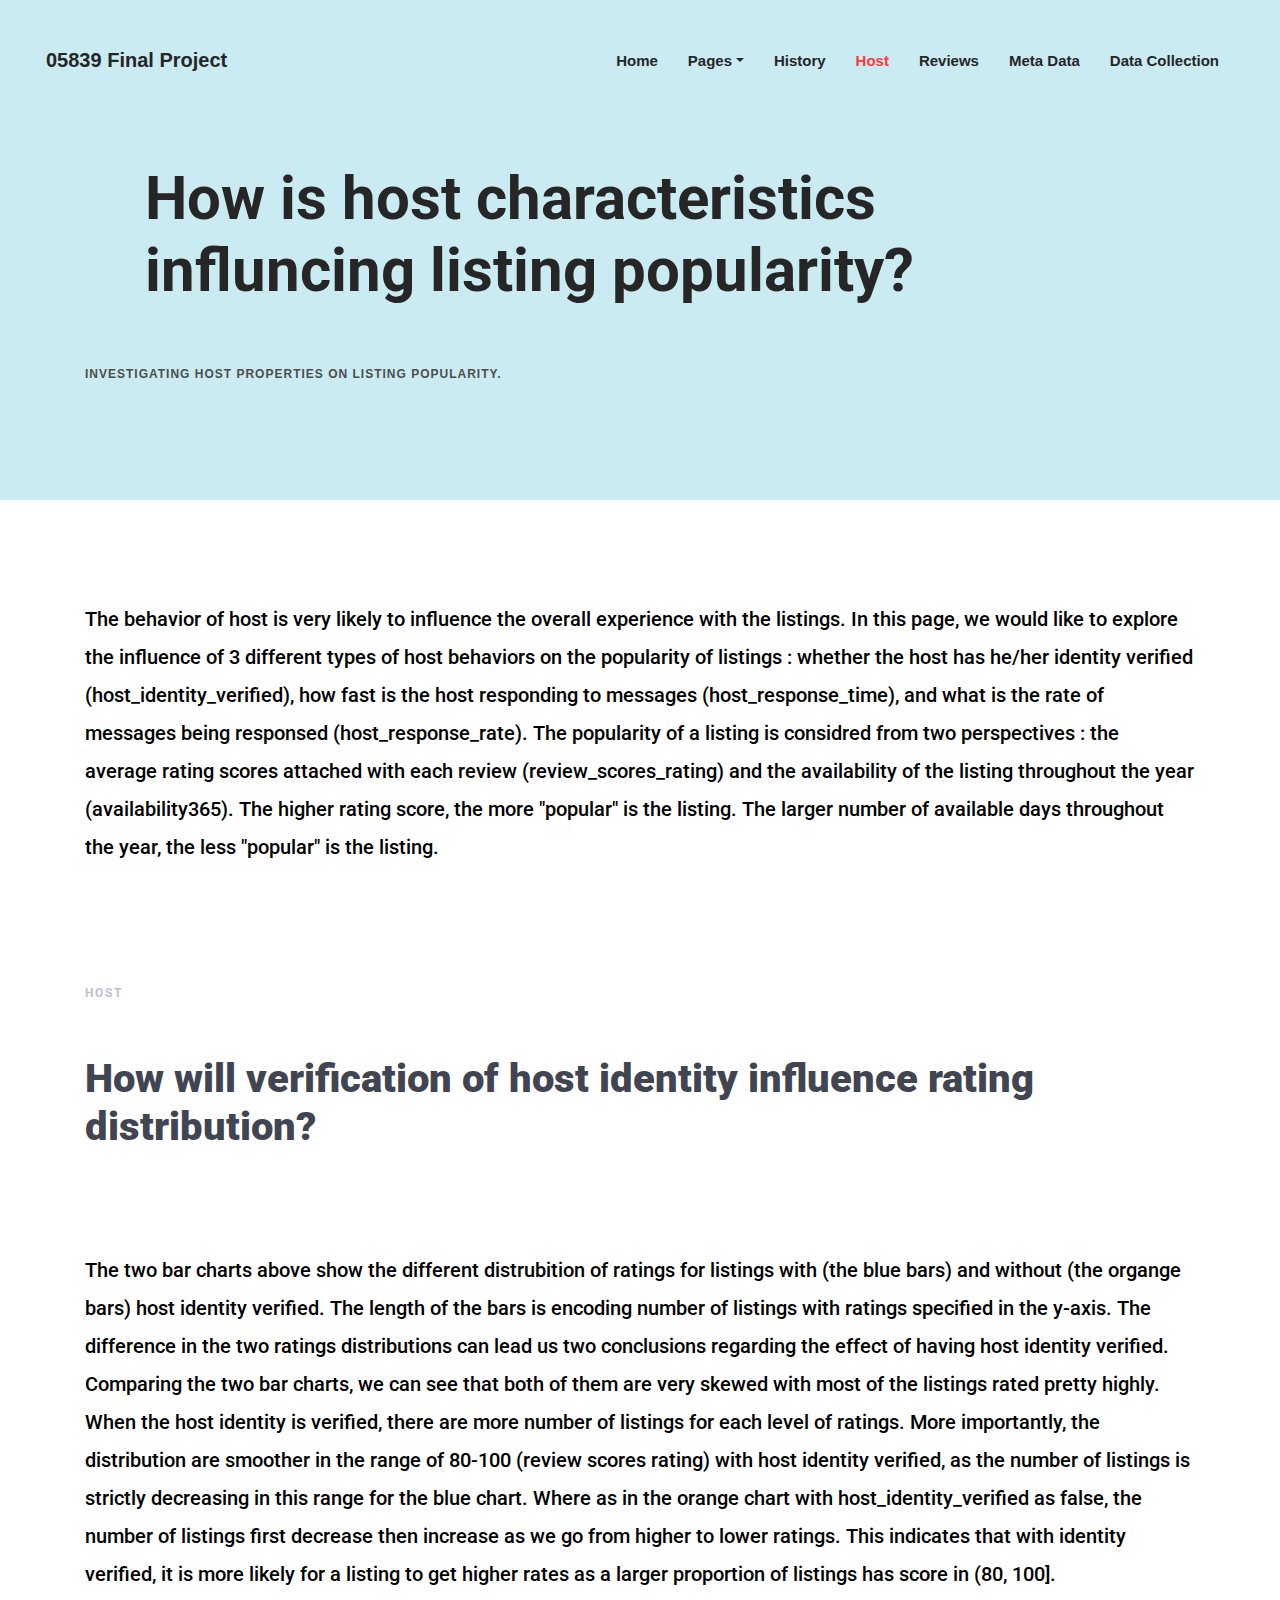
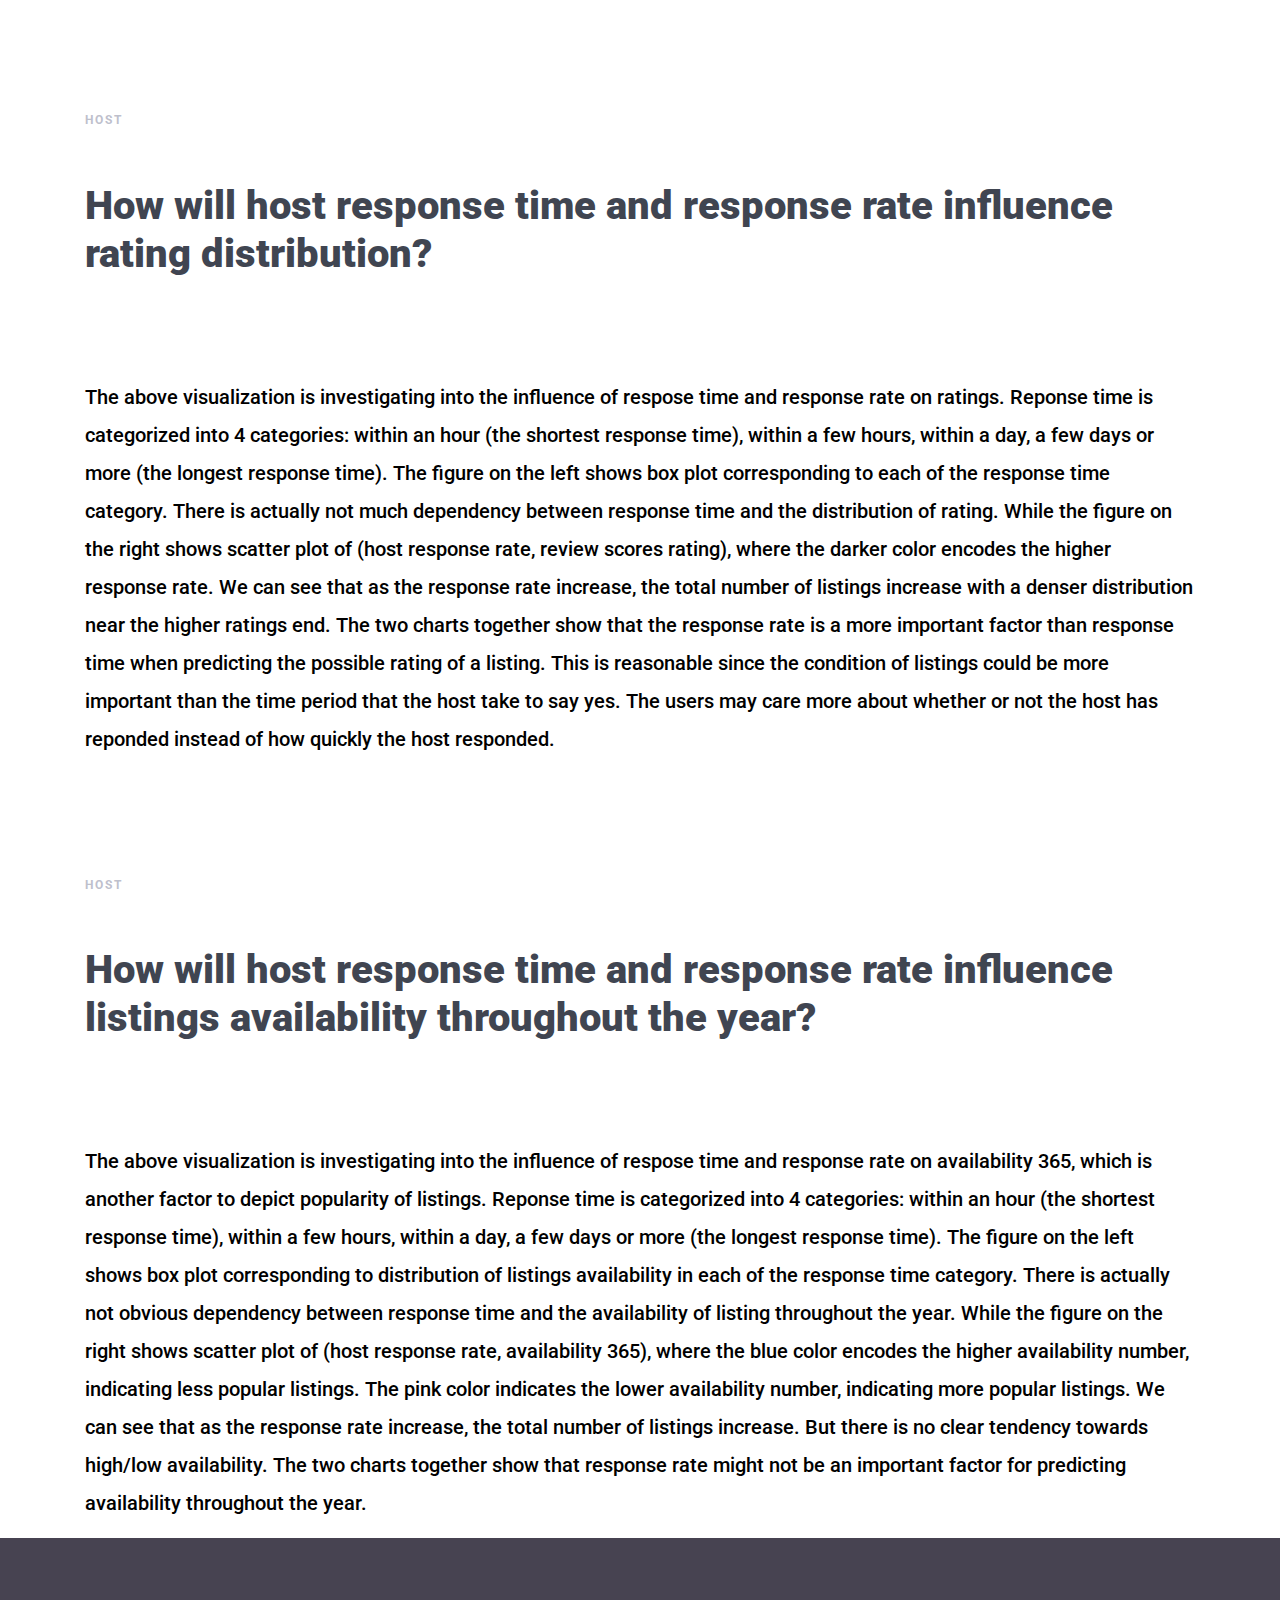
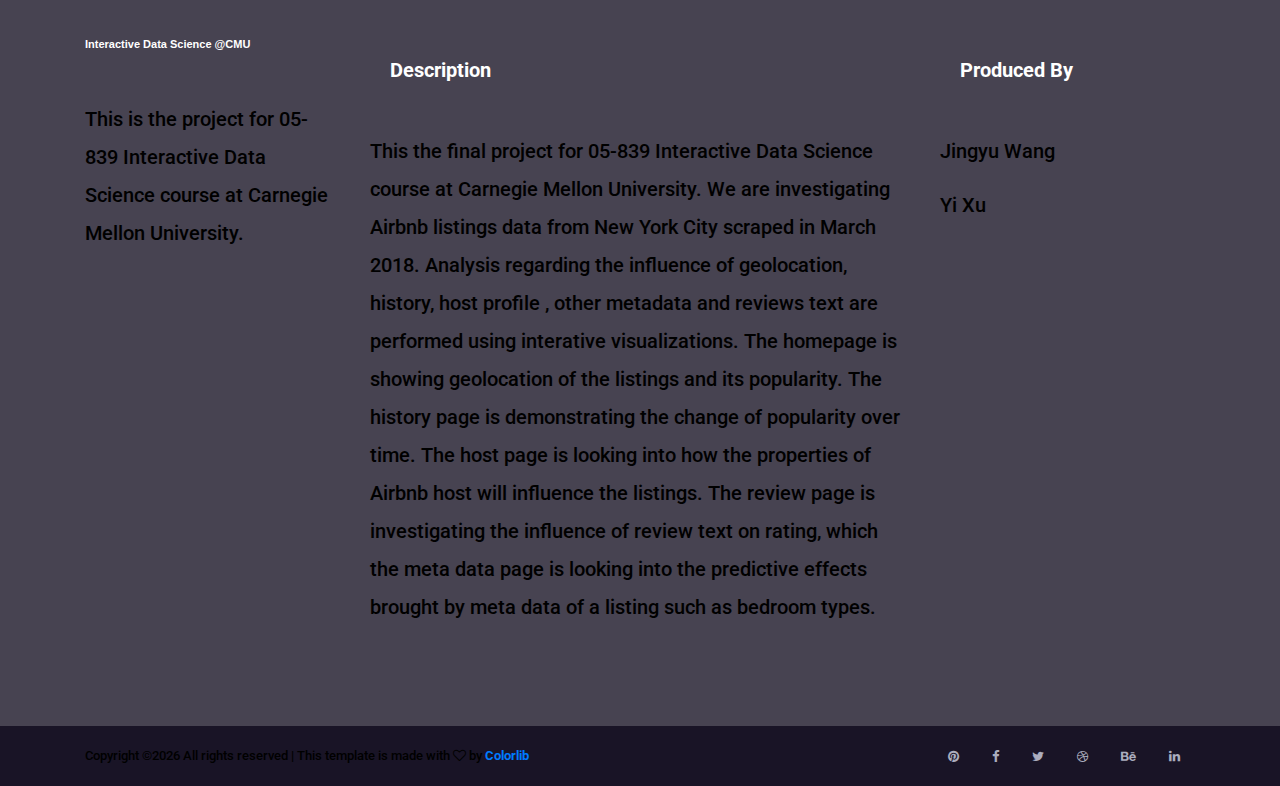
<file: host.html>
<!DOCTYPE html>
<html lang="en">
    

<!-- jQuery-2.2.4 js -->
    
<head>
    <meta charset="UTF-8">
    <meta name="description" content="">
    <meta http-equiv="X-UA-Compatible" content="IE=edge">
    <meta name="viewport" content="width=device-width, initial-scale=1, shrink-to-fit=no">
    <!-- The above 4 meta tags *must* come first in the head; any other head content must come *after* these tags -->

    <!-- Title -->
    <title>What Make a popular Airbnb Listing?</title>

    <!-- Favicon -->
    <link rel="icon" href="img/core-img/favicon.ico">

    <!-- Core Stylesheet -->
    <link href="style.css" rel="stylesheet">

    <!-- Responsive CSS -->
    <link href="css/responsive.css" rel="stylesheet">

    <style>
    body {
    font: 11px sans-serif;
    }

    .axis path,
    .axis line {
        fill: none;
        stroke: #000;
        shape-rendering: crispEdges;
    }

    .dot {
        stroke: #000;
    }

    .tooltip {
        position: absolute;
        width: 200px;
        height: 28px;
        pointer-events: none;
        background: lightsteelblue;
    }
    </style>


</head>
	
<body>
    <!-- ***** Preloader Start ***** -->
    <div id="preloader">
        <div class="mosh-preloader"></div>
    </div>

    <!-- ***** Header Area Start ***** -->
    <header class="header_area">
        <div class="container-fluid h-100">
            <div class="row h-100">
                <!-- Menu Area Start -->
                <div class="col-12 h-100">
                    <div class="menu_area h-100">
                        <nav class="navbar h-100 navbar-expand-lg align-items-center">
                            <!-- Logo -->
                            <a class="navbar-brand" href="index.html"> 05839 Final Project</a>

                            <!-- Menu Area -->
                            <button class="navbar-toggler" type="button" data-toggle="collapse" data-target="#mosh-navbar" aria-controls="mosh-navbar" aria-expanded="false" aria-label="Toggle navigation"><span class="navbar-toggler-icon"></span></button>

                            <div class="collapse navbar-collapse justify-content-end" id="mosh-navbar">
                                 <ul class="navbar-nav animated" id="nav">
                                    <li class="nav-item"><a class="nav-link" href="index.html">Home</a></li>
                                    <li class="nav-item dropdown">
                                        <a class="nav-link dropdown-toggle" href="#" id="moshDropdown" role="button" data-toggle="dropdown" aria-haspopup="true" aria-expanded="false">Pages</a>
                                        <div class="dropdown-menu" aria-labelledby="moshDropdown">
                                            <a class="dropdown-item" href="index.html">Home</a>
                                            <a class="dropdown-item" href="history.html">History</a>
                                            <a class="dropdown-item" href="host.html">Host</a>
                                            <a class="dropdown-item" href="review.html">Reviews</a>
                                            <a class="dropdown-item" href="MetaData.html">Meta Data</a>
                                            <a class="dropdown-item" href="data.html">Data Collection</a>
                                            <div class="dropdown-divider"></div>
                                        </div>
                                    </li>
                                    <li class="nav-item"><a class="nav-link" href="history.html">History</a></li>
                                    <li class="nav-item active"><a class="nav-link" href="host.html">Host</a></li>
                                    <li class="nav-item"><a class="nav-link" href="review.html">Reviews</a></li>
                                    <li class="nav-item"><a class="nav-link" href="MetaData.html">Meta Data</a></li>
                                    <li class="nav-item"><a class="nav-link" href="data.html">Data Collection</a></li>
                                </ul>
                                <!-- Search Form Area Start -->
                                <div class="search-form-area animated">
                                    <form action="#" method="post">
                                        <input type="search" name="search" id="search" placeholder="Type keywords &amp; hit enter">
                                        <button type="submit" class="d-none"><img src="img/core-img/search-icon.png" alt="Search"></button>
                                    </form>
                                </div>
                            </div>
                        </nav>
                    </div>
                </div>
            </div>
        </div>
    </header>
    <!-- ***** Header Area End ***** -->

    <!-- ***** Breadcumb Area Start ***** -->
    <div class="mosh-breadcumb-area" style="background-color: #CAEBF2;">
        <div class="container h-100">
            <div class="row h-100 align-items-center">
                <div class="col-12">
                    <div class="bradcumbContent">
                        <h2>How is host characteristics influncing listing popularity?</h2>
                        <nav aria-label="breadcrumb">
                            <ol class="breadcrumb">
                                <!-- <li class="breadcrumb-item"><a href="#">Home</a></li> -->
                                <li class="breadcrumb-item active" aria-current="page">Investigating host properties on listing popularity.</li>
                            </ol>
                        </nav>
                    </div>
                </div>
            </div>
        </div>
    </div>
    <!-- ***** Breadcumb Area End ***** -->


    <p class="container" style="margin-top: 100px; color: black;">
        The behavior of host is very likely to influence the overall experience with the listings. In this page, we would like to explore the influence of 3 different types of host behaviors on the popularity of listings : whether the host has he/her identity verified (host_identity_verified), how fast is the host responding to messages (host_response_time), and what is the rate of messages being responsed (host_response_rate).  The popularity of a listing is considred from two perspectives : the average rating scores attached with each review (review_scores_rating) and the availability of the listing throughout the year (availability365). The higher rating score, the more "popular" is the listing.  The larger number of available days throughout the year, the less "popular" is the listing.
    </p>

    <!-- ***** Host Identity Verified vs Ratings ***** -->
    <section class="ids_host_viz section_padding_100_0">
        <div class="container">
            <div class="row align-items-center">
                <div class="col-12 col-md-6">
                    <div class="mosh-about-us-content">
                        <div class="section-heading">
                            <p>Host</p>
                            
                        </div>
                        <!-- <p>Etiam nec odio vestibulum est mattis effic iturut magna. Pellentesque sit am et tellus blandit. Etiam nec odio vestibul. Etiam nec odio vestibulum est mat tis effic iturut magna. Pellentesque sit amet tellus blandit. Etiam nec odio ves tibul. Nec odio vestibulum est mattis effic iturut magna. Pellente sque sita met tellus blandit. Etiam nec odio. Etiam nec odio vestibulum est mattis effic iturut magna. Pellentesque sit am et tellus blandit. Etiam nec odio vestibul. Etiam nec odio vestibulum est mat tis effic iturut magna.</p> -->
                        
                    </div>
                </div>
                <!-- <div class="col-12 col-md-6">
                    <div class="mosh-about-us-thumb wow fadeInUp" data-wow-delay="0.5s">
                        <img src="img/bg-img/headpiece.png" alt="">
                    </div>
                </div> -->
            </div>
        </div>
        <div class="container section-heading">
            <h2>How will verification of host identity influence rating distribution?</h2>
        </div>
        <div class='tableauPlaceholder' id='viz1523567825224' style='position: relative; margin-left: auto; margin-right: auto;'>
            <noscript>
                <a href='#'>
                    <img alt='Dashboard 1 ' src='https:&#47;&#47;public.tableau.com&#47;static&#47;images&#47;Ho&#47;Hostidentityverifiedversusratingsdistributions&#47;Dashboard1&#47;1_rss.png' style='border: none' />
                </a>
            </noscript>
            <object class='tableauViz'  style='display:none;'>
                <param name='host_url' value='https%3A%2F%2Fpublic.tableau.com%2F' /> 
                <param name='embed_code_version' value='3' /> 
                <param name='site_root' value='' />
                <param name='name' value='Hostidentityverifiedversusratingsdistributions&#47;Dashboard1' />
                <param name='tabs' value='no' />
                <param name='toolbar' value='yes' />
                <param name='static_image' value='https:&#47;&#47;public.tableau.com&#47;static&#47;images&#47;Ho&#47;Hostidentityverifiedversusratingsdistributions&#47;Dashboard1&#47;1.png' /> 
                <param name='animate_transition' value='yes' />
                <param name='display_static_image' value='yes' />
                <param name='display_spinner' value='yes' />
                <param name='display_overlay' value='yes' />
                <param name='display_count' value='yes' />
                <param name='filter' value='publish=yes' />
            </object>
        </div>                
        <script type='text/javascript'>                    
            var divElement = document.getElementById('viz1523567825224');                    
            var vizElement = divElement.getElementsByTagName('object')[0];                    
            vizElement.style.width='1000px';vizElement.style.height='827px';                    
            var scriptElement = document.createElement('script');                    
            scriptElement.src = 'https://public.tableau.com/javascripts/api/viz_v1.js';                    
            vizElement.parentNode.insertBefore(scriptElement, vizElement);                
        </script>
        <p class= "container" style="margin-top: 10px; color:black;"> The two bar charts above show the different distrubition of ratings for listings with (the blue bars) and without (the organge bars) host identity verified. The length of the bars is encoding number of listings with ratings specified in the y-axis.  The difference in the two ratings distributions can lead us two conclusions regarding the effect of having host identity verified. Comparing the two bar charts, we can see that both of them are very skewed with most of the listings rated pretty highly. When the host identity is verified, there are more number of listings for each level of ratings. More importantly, the distribution are smoother in the range of 80-100 (review scores rating) with host identity verified, as the number of listings is strictly decreasing in this range for the blue chart.  Where as in the orange chart with host_identity_verified as false, the number of listings first decrease then increase as we go from higher to lower ratings.  This indicates that with identity verified, it is more likely for a listing to get higher rates as a larger  proportion of listings has score in (80, 100]. </p>
    </section>
    <!-- ***** Host Identity Verified vs Ratings End ***** -->


    <!-- ***** Host Response Time and Response Rate vs Ratings Start ***** -->
    <section class="ids_host_viz section_padding_100_0">
        <div class="container">
            <div class="row align-items-center">
                <div class="col-12 col-md-6">
                    <div class="mosh-about-us-content">
                        <div class="section-heading">
                            <p>Host</p>
                            
                        </div>
                        
                        
                    </div>
                </div>
               
            </div>
        </div>
        <div class="container section-heading">
            <h2>How will host response time and response rate influence rating distribution?</h2>
        </div>
        <div class='tableauPlaceholder' id='viz1523569611158' style='position: relative; margin-left: auto; margin-right: auto;'>
            <noscript>
                <a href='#'>
                    <img alt='Dashboard 2 ' src='https:&#47;&#47;public.tableau.com&#47;static&#47;images&#47;Ho&#47;HostResponeTimeandRateversusratings&#47;Dashboard2&#47;1_rss.png' style='border: none' />
                </a>
            </noscript>
            <object class='tableauViz'  style='display:none;'>
                <param name='host_url' value='https%3A%2F%2Fpublic.tableau.com%2F' /> 
                <param name='embed_code_version' value='3' /> 
                <param name='site_root' value='' />
                <param name='name' value='HostResponeTimeandRateversusratings&#47;Dashboard2' />
                <param name='tabs' value='no' />
                <param name='toolbar' value='yes' />
                <param name='static_image' value='https:&#47;&#47;public.tableau.com&#47;static&#47;images&#47;Ho&#47;HostResponeTimeandRateversusratings&#47;Dashboard2&#47;1.png' /> 
                <param name='animate_transition' value='yes' />
                <param name='display_static_image' value='yes' />
                <param name='display_spinner' value='yes' />
                <param name='display_overlay' value='yes' />
                <param name='display_count' value='yes' />
                <param name='filter' value='publish=yes' />
            </object>
        </div>                
        <script type='text/javascript'>                    
            var divElement = document.getElementById('viz1523569611158');                    
            var vizElement = divElement.getElementsByTagName('object')[0];                    
            vizElement.style.width='1000px';vizElement.style.height='827px';                    
            var scriptElement = document.createElement('script');                    
            scriptElement.src = 'https://public.tableau.com/javascripts/api/viz_v1.js';                    
            vizElement.parentNode.insertBefore(scriptElement, vizElement);                
        </script>
        <p class= "container" style="margin-top: 10px; color:black;"> The above visualization is investigating into the influence of respose time and response rate on ratings. Reponse time is categorized into 4 categories: within an hour (the shortest response time), within a few hours, within a day, a few days or more (the longest response time). The figure on the left shows box plot corresponding to each of the response time category. There is actually not much dependency between response time and the distribution of rating. While the figure on the right shows scatter plot of (host response rate, review scores rating), where the darker color encodes the higher response rate. We can see that as the response rate increase, the total number of listings increase with a denser distribution near the higher ratings end.  The two charts together show that the response rate is a more important factor than response time when predicting the possible rating of a listing. This is reasonable since the condition of listings could be more important than the time period that the host take to say yes.  The users may care more about whether or not the host has reponded instead of how quickly the host responded.  </p>
    </section>
     <!-- ***** Host Response Time and Response Rate vs Ratings End ***** -->


    <!-- ***** Host Response Time and Response Rate vs Availability 365 Start ***** -->
    <section class="ids_host_viz section_padding_100_0">
        <div class="container">
            <div class="row align-items-center">
                <div class="col-12 col-md-6">
                    <div class="mosh-about-us-content">
                        <div class="section-heading">
                            <p>Host</p>
                            
                        </div>
                        
                        
                    </div>
                </div>
               
            </div>
        </div>
        <div class="container section-heading">
            <h2>How will host response time and response rate influence listings availability throughout the year?</h2>
        </div>
        <div class='tableauPlaceholder' id='viz1523570070027' style='position: relative; margin-left: auto; margin-right: auto;'>
            <noscript>
                <a href='#'>
                    <img alt='Dashboard 3 ' src='https:&#47;&#47;public.tableau.com&#47;static&#47;images&#47;Ho&#47;HostprofilevsAvailability365&#47;Dashboard3&#47;1_rss.png' style='border: none' />
                </a>
            </noscript>
            <object class='tableauViz'  style='display:none;'>
                <param name='host_url' value='https%3A%2F%2Fpublic.tableau.com%2F' /> 
                <param name='embed_code_version' value='3' /> 
                <param name='site_root' value='' />
                <param name='name' value='HostprofilevsAvailability365&#47;Dashboard3' />
                <param name='tabs' value='no' />
                <param name='toolbar' value='yes' />
                <param name='static_image' value='https:&#47;&#47;public.tableau.com&#47;static&#47;images&#47;Ho&#47;HostprofilevsAvailability365&#47;Dashboard3&#47;1.png' /> 
                <param name='animate_transition' value='yes' />
                <param name='display_static_image' value='yes' />
                <param name='display_spinner' value='yes' />
                <param name='display_overlay' value='yes' />
                <param name='display_count' value='yes' />
                <param name='filter' value='publish=yes' />
            </object>
        </div>                
        <script type='text/javascript'>                    
            var divElement = document.getElementById('viz1523570070027');                    
            var vizElement = divElement.getElementsByTagName('object')[0];                    
            vizElement.style.width='1000px';vizElement.style.height='827px';                    
            var scriptElement = document.createElement('script');                    
            scriptElement.src = 'https://public.tableau.com/javascripts/api/viz_v1.js';                    
            vizElement.parentNode.insertBefore(scriptElement, vizElement);                
        </script>
        <p class= "container" style="margin-top: 10px; color:black;"> The above visualization is investigating into the influence of respose time and response rate on availability 365, which is another factor to depict popularity of listings. Reponse time is categorized into 4 categories: within an hour (the shortest response time), within a few hours, within a day, a few days or more (the longest response time). The figure on the left shows box plot corresponding to distribution of listings availability in  each of the response time category. There is actually not obvious dependency between response time and the availability of listing throughout the year. While the figure on the right shows scatter plot of (host response rate, availability 365), where the blue color encodes the higher availability number, indicating less popular listings. The pink color indicates the lower availability number, indicating more popular listings.
         We can see that as the response rate increase, the total number of listings increase. But there is no clear tendency towards high/low availability.  The two charts together show that response rate might not be an important factor for predicting availability throughout the year.</p>
    </section>
     <!-- ***** Host Response Time and Response Rate vs Availability 365 End ***** -->
   


<footer class="footer-area clearfix">
        <!-- Top Fotter Area -->
        <div class="top-footer-area section_padding_100_0">
            <div class="container">
                <div class="row">
                    <div class="col-12 col-sm-6 col-lg-3">
                        <div class="single-footer-widget mb-100">
                            <a href="#" class="mb-50 d-block footer-custom">Interactive Data Science @CMU</a>
                            <p>This is the project for 05-839 Interactive Data Science course at Carnegie Mellon University.</p>
                        </div>
                    </div>

                    <div class="col-12 col-sm-6  footer-description">
                        <div class="single-footer-widget mb-100 ">
                            <h5>Description</h5>
                            <p>This the final project for 05-839 Interactive Data Science course at Carnegie Mellon University. We are investigating Airbnb listings data from New York City scraped in March 2018.  Analysis regarding the influence of geolocation, history, host profile , other metadata and reviews text are performed using interative visualizations. The homepage is showing geolocation of the listings and its popularity. The history page is demonstrating the change of popularity over time.  The host page is looking into how the properties of Airbnb host will influence the listings. The review page is investigating the influence of review text on rating, which the meta data page is looking into the predictive effects brought by meta data of a listing such as bedroom types.
                            </p>
                        </div>
                    </div>
                
                    <div class="col-12 col-sm-6 col-lg-3">
                        <div class="single-footer-widget mb-100">
                            <h5>Produced By</h5>
                            <div class="footer-single-contact-info d-flex">
                                <p>Jingyu Wang</p>
                            </div>
                            <div class="footer-single-contact-info d-flex">
                                <p>Yi Xu</p>
                            </div>
                        </div>
                    </div>
                </div>
            </div>
        </div>
        <!-- Fotter Bottom Area -->
        <div class="footer-bottom-area">
            <div class="container h-100">
                <div class="row h-100">
                    <div class="col-12 h-100">
                        <div class="footer-bottom-content h-100 d-md-flex justify-content-between align-items-center">
                            <div class="copyright-text">
                                <p><!-- Link back to Colorlib can't be removed. Template is licensed under CC BY 3.0. -->
Copyright &copy;<script>document.write(new Date().getFullYear());</script> All rights reserved | This template is made with <i class="fa fa-heart-o" aria-hidden="true"></i> by <a href="https://colorlib.com" target="_blank">Colorlib</a>
<!-- Link back to Colorlib can't be removed. Template is licensed under CC BY 3.0. -->
</p>
                            </div>
                            <div class="footer-social-info">
                                <a href="#"><i class="fa fa-pinterest" aria-hidden="true"></i></a>
                                <a href="#"><i class="fa fa-facebook" aria-hidden="true"></i></a>
                                <a href="#"><i class="fa fa-twitter" aria-hidden="true"></i></a>
                                <a href="#"><i class="fa fa-dribbble" aria-hidden="true"></i></a>
                                <a href="#"><i class="fa fa-behance" aria-hidden="true"></i></a>
                                <a href="#"><i class="fa fa-linkedin" aria-hidden="true"></i></a>
                            </div>
                        </div>
                    </div>
                </div>
            </div>
        </div>
    </footer>
    <!-- ***** Footer Area End ***** -->

    
    <script src="js/jquery-2.2.4.min.js"></script>
    <!-- Popper js -->
    <script src="js/popper.min.js"></script>
    <!-- Bootstrap js -->
    <script src="js/bootstrap.min.js"></script>
    <!-- All Plugins js -->
    <script src="js/plugins.js"></script>
    <!-- Active js -->
    <script src="js/active.js"></script>
    <!-- d3 js-->
    <script src="js/d3.v3.min.js"></script>
    <script src="js/d3.tip.v0.6.3.js"></script>
    <!-- dc js-->
    <script src="js/dc.js"></script>
    <!-- crossfilter js-->
    <script src="js/crossfilter.js"></script>
    <!-- <script src="host.js"></script> -->

    

</body>

</html>
</file>
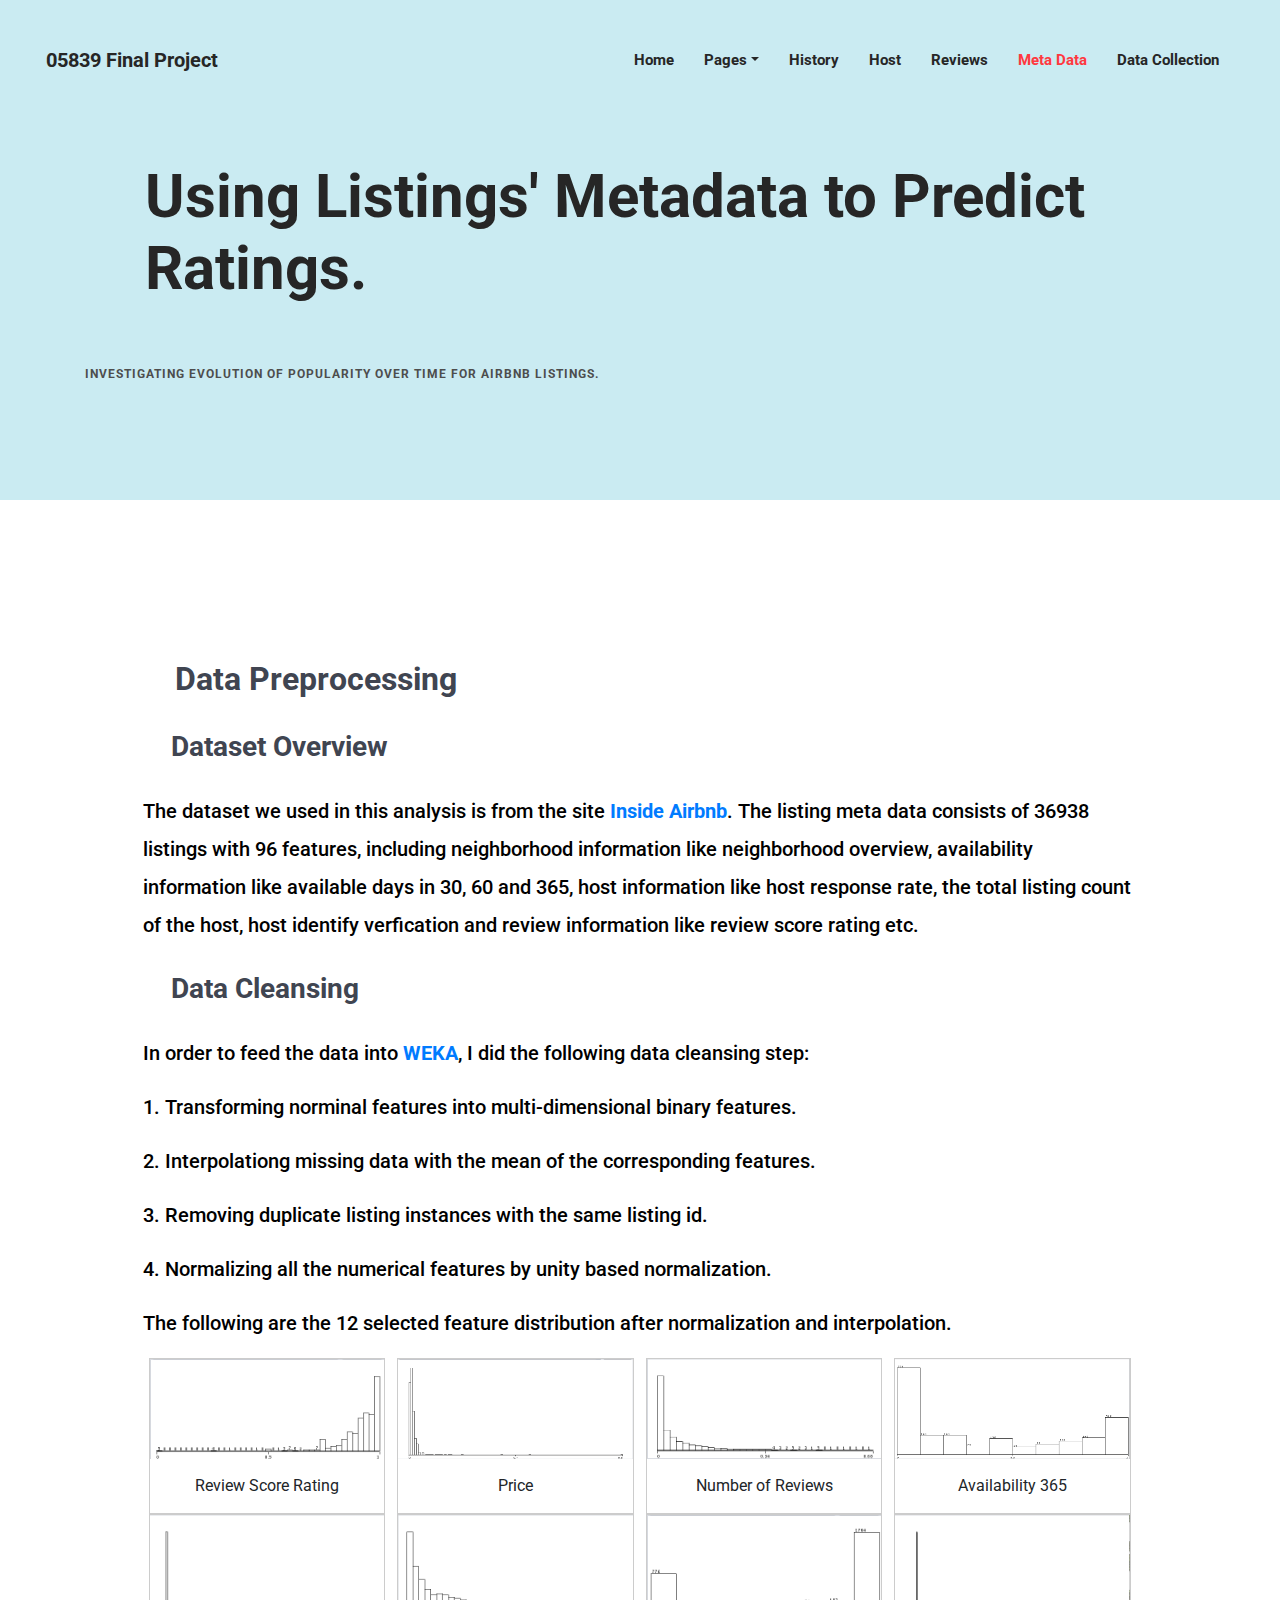
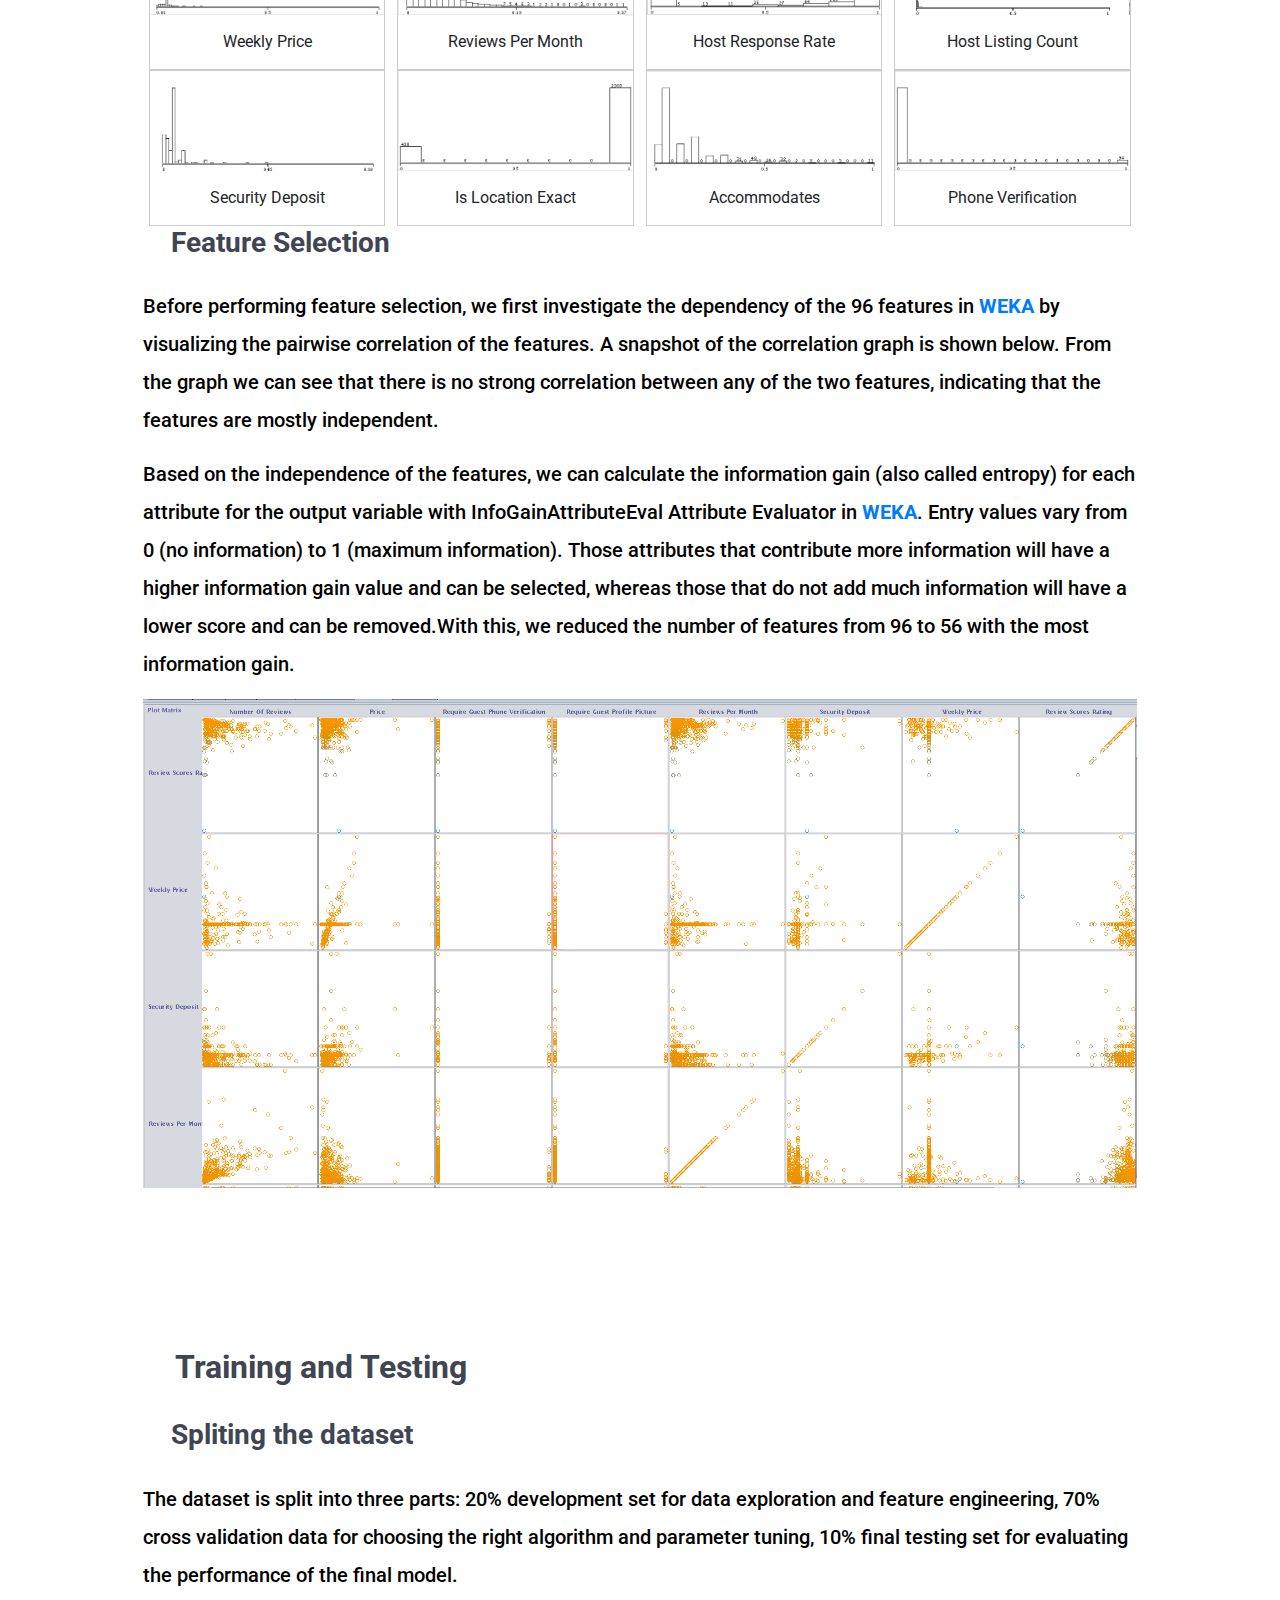
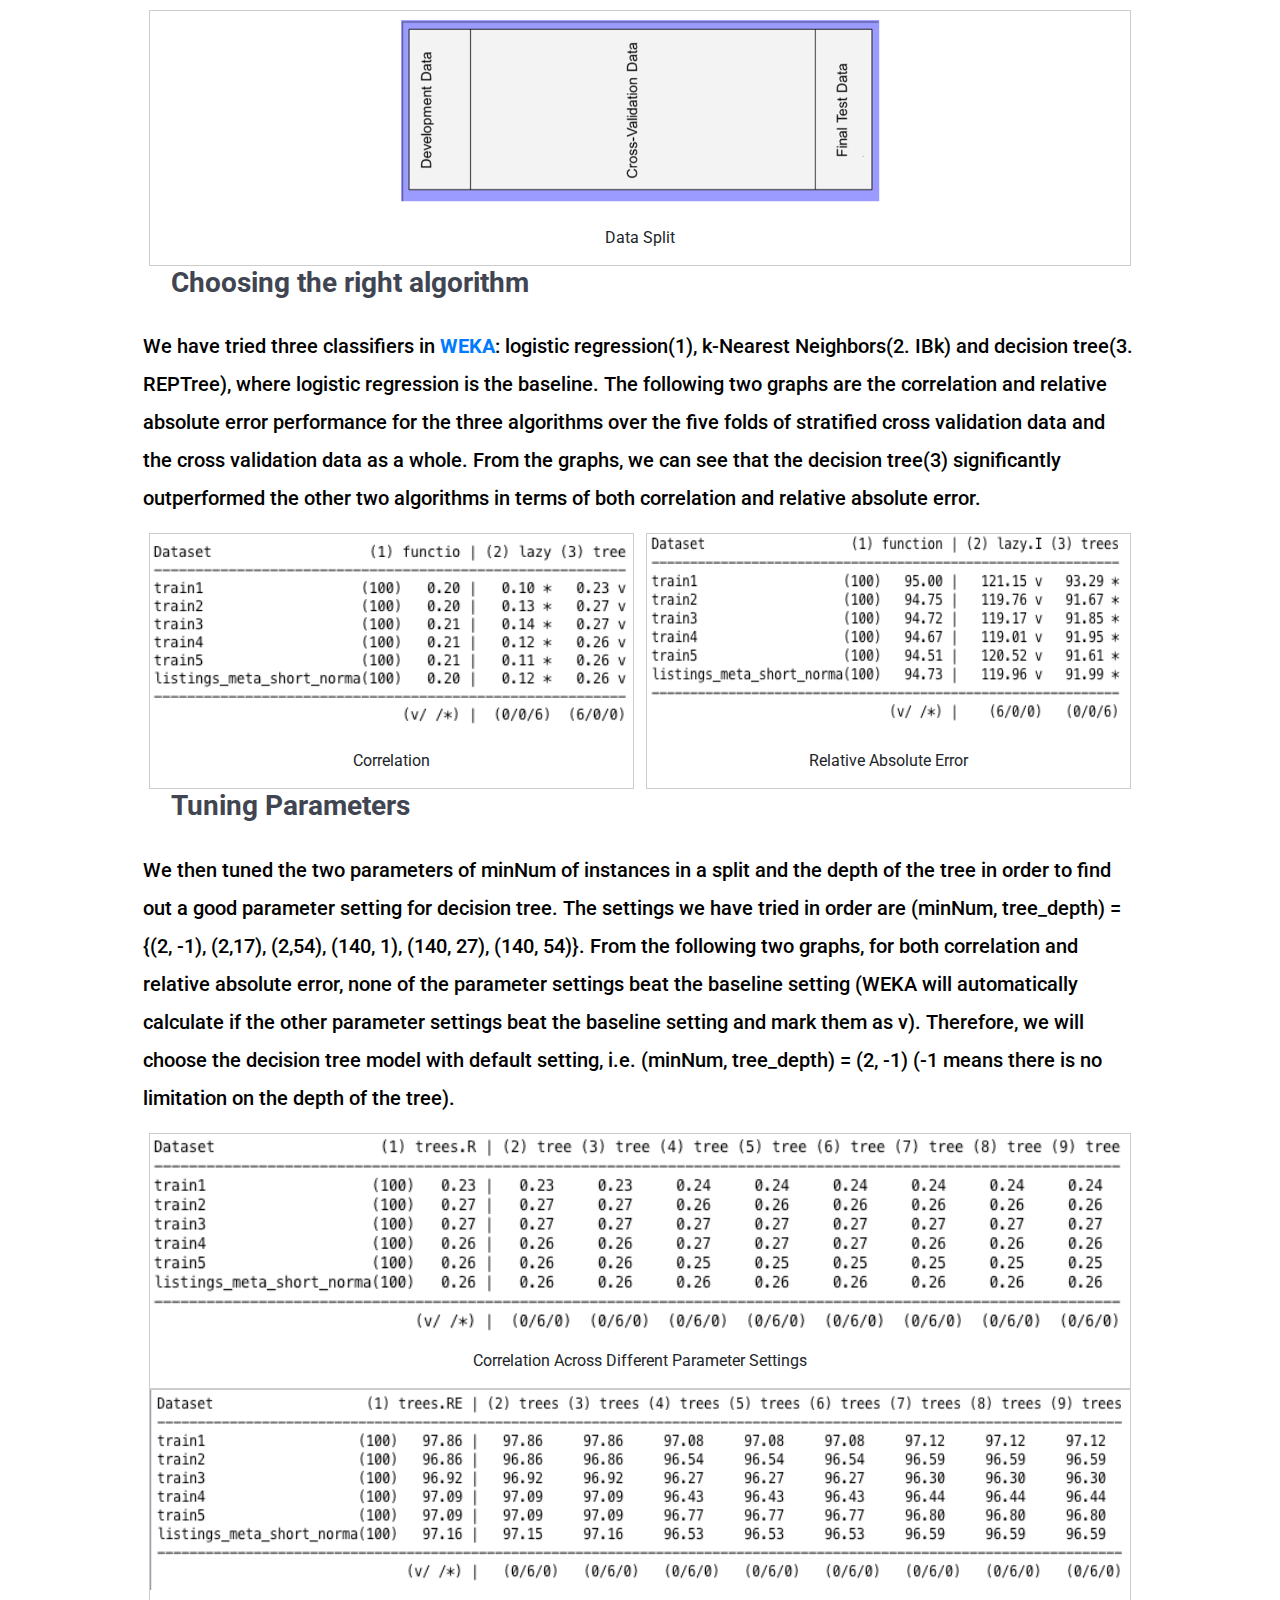
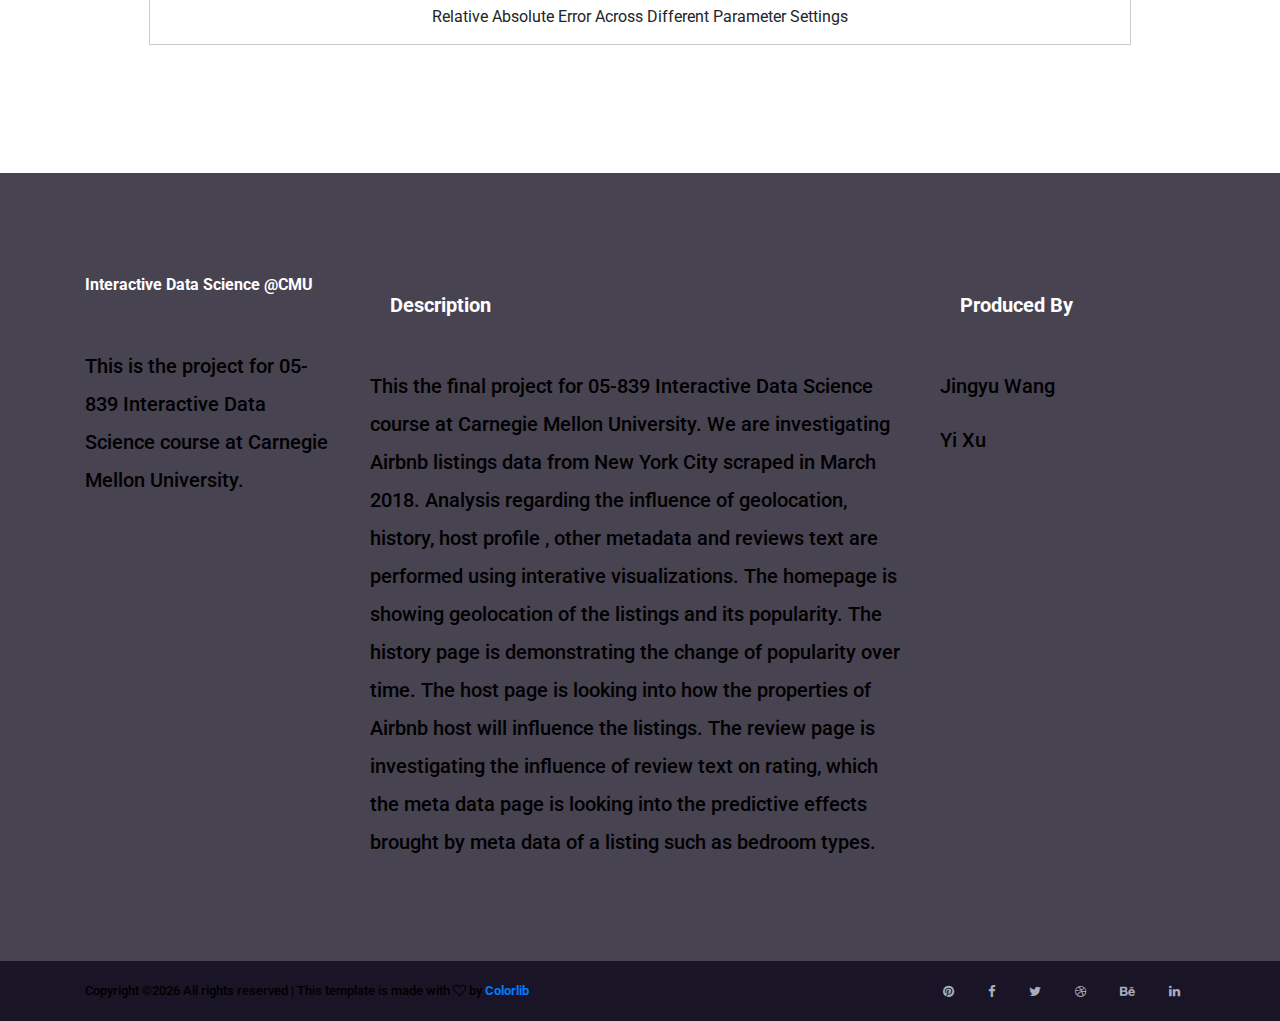
<file: MetaData.html>
<!DOCTYPE html>
<html lang="en">

<head>
    <meta charset="UTF-8">
    <meta name="description" content="">
    <meta http-equiv="X-UA-Compatible" content="IE=edge">
    <meta name="viewport" content="width=device-width, initial-scale=1, shrink-to-fit=no">
    <!-- The above 4 meta tags *must* come first in the head; any other head content must come *after* these tags -->

    <!-- Title -->
    <title>What Make a popular Airbnb Listing?</title>

    <!-- Favicon -->
    <link rel="icon" href="img/core-img/favicon.ico">

    <!-- Core Stylesheet -->
    <link href="style.css" rel="stylesheet">

    <!-- Responsive CSS -->
    <link href="css/responsive.css" rel="stylesheet">
    <style>
        p {
            font-family: 'Roboto', sans-serif;
            color: black;
            font-size: 20px;
            font-weight: 500;
            margin-top: 0;
            line-height: 1.9;
        }

        div.gallery {
            border: 1px solid #ccc;
        }

        div.gallery:hover {
            border: 1px solid #777;
        }

        div.gallery img {
            width: 100%;
            height: 100px;
        }

        div.desc {
            padding: 15px;
            text-align: center;
        }

        * {
            box-sizing: border-box;
        }

        .responsive {
            padding: 0 6px;
            float: left;
            width: 24.99999%;
        }

        @media only screen and (max-width: 700px) {
            .responsive {
                width: 49.99999%;
                margin: 6px 0;
            }
        }

        @media only screen and (max-width: 500px) {
            .responsive {
                width: 100%;
            }
        }

        .clearfix:after {
            content: "";
            display: table;
            clear: both;
        }

    </style>
</head>

<body>
    <!-- ***** Preloader Start ***** -->
    <div id="preloader">
        <div class="mosh-preloader"></div>
    </div>

    <!-- ***** Header Area Start ***** -->
    <header class="header_area">
        <div class="container-fluid h-100">
            <div class="row h-100">
                <!-- Menu Area Start -->
                <div class="col-12 h-100">
                    <div class="menu_area h-100">
                        <nav class="navbar h-100 navbar-expand-lg align-items-center">
                            <!-- Logo -->
                            <a class="navbar-brand" href="index.html">05839 Final Project</a>

                            <!-- Menu Area -->
                            <button class="navbar-toggler" type="button" data-toggle="collapse" data-target="#mosh-navbar" aria-controls="mosh-navbar" aria-expanded="false" aria-label="Toggle navigation"><span class="navbar-toggler-icon"></span></button>

                            <div class="collapse navbar-collapse justify-content-end" id="mosh-navbar">
                                <ul class="navbar-nav animated" id="nav">
                                    <li class="nav-item"><a class="nav-link" href="index.html">Home</a></li>
                                    <li class="nav-item dropdown">
                                        <a class="nav-link dropdown-toggle" href="#" id="moshDropdown" role="button" data-toggle="dropdown" aria-haspopup="true" aria-expanded="false">Pages</a>
                                        <div class="dropdown-menu" aria-labelledby="moshDropdown">
                                            <a class="dropdown-item" href="index.html">Home</a>
                                            <a class="dropdown-item" href="history.html">History</a>
                                            <a class="dropdown-item" href="host.html">Host</a>
                                            <a class="dropdown-item" href="review.html">Reviews</a>
                                            <a class="dropdown-item" href="MetaData.html">Meta Data</a>
                                            <a class="dropdown-item" href="data.html">Data Collection</a>
                                            <div class="dropdown-divider"></div>
                                        </div>
                                    </li>
                                    <li class="nav-item"><a class="nav-link" href="history.html">History</a></li>
                                    <li class="nav-item"><a class="nav-link" href="host.html">Host</a></li>
                                    <li class="nav-item"><a class="nav-link" href="review.html">Reviews</a></li>
                                    <li class="nav-item active"><a class="nav-link" href="MetaData.html">Meta Data</a></li>
                                    <li class="nav-item"><a class="nav-link" href="data.html">Data Collection</a></li>
                                </ul>
                                <!-- Search Form Area Start -->
                                <div class="search-form-area animated">
                                    <form action="#" method="post">
                                        <input type="search" name="search" id="search" placeholder="Type keywords &amp; hit enter">
                                        <button type="submit" class="d-none"><img src="img/core-img/search-icon.png" alt="Search"></button>
                                    </form>
                                </div>
                            </div>
                        </nav>
                    </div>
                </div>
            </div>
        </div>
    </header>
    <!-- ***** Header Area End ***** -->

    <!-- ***** Breadcumb Area Start ***** -->
    <div class="mosh-breadcumb-area" style="background-color: #CAEBF2;">
        <div class="container h-100">
            <div class="row h-100 align-items-center">
                <div class="col-12">
                    <div class="bradcumbContent">
                        <h2>Using Listings' Metadata to Predict Ratings.</h2>
                        <nav aria-label="breadcrumb">
                            <ol class="breadcrumb">
                                <!-- <li class="breadcrumb-item"><a href="#">Home</a></li> -->
                                <li class="breadcrumb-item active" aria-current="page">Investigating evolution of popularity over time for Airbnb listings.</li>
                            </ol>
                        </nav>
                    </div>
                </div>
            </div>
        </div>
    </div>

    <!-- ***** About Us Area End ***** -->
    <section>
        <div class="row align-items-center" id="history_description_new">
            <div class="col-12">
                <div class="mosh-about-us-content">
                    <!--                    <div class="section-heading">-->
                    <h2>Data Preprocessing</h2>
                    <!--                    </div>-->
                    <h3>Dataset Overview</h3>
                    <p>The dataset we used in this analysis is from the site <a href="http://insideairbnb.com/">Inside Airbnb</a>. The listing meta data consists of 36938 listings with 96 features, including neighborhood information like neighborhood overview, availability information like available days in 30, 60 and 365, host information like host response rate, the total listing count of the host, host identify verfication and review information like review score rating etc. </p>
                    <h3>Data Cleansing</h3>
                    <p>In order to feed the data into <a href="https://www.cs.waikato.ac.nz/ml/weka/">WEKA</a>, I did the following data cleansing step: </p>
                    <p>1. Transforming norminal features into multi-dimensional binary features.</p>
                    <p>2. Interpolationg missing data with the mean of the corresponding features. </p>
                    <p>3. Removing duplicate listing instances with the same listing id.</p>
                    <p>4. Normalizing all the numerical features by unity based normalization.</p>
                    
                    <p>The following are the 12 selected feature distribution after normalization and interpolation. </p>
                    <div class="responsive">
                        <div class="gallery">
                            <a target="_blank" href="img/meta/review_score_rating.png">
      <img src="img/meta/review_score_rating.png" alt="review_score_rating" width="600px" height="400px">
    </a>
                            <div class="desc">Review Score Rating</div>
                        </div>
                    </div>


                    <div class="responsive">
                        <div class="gallery">
                            <a target="_blank" href="img/meta/price.png">
      <img src="img/meta/price.png" alt="Price" width="600px" height="400px">
    </a>
                            <div class="desc">Price</div>
                        </div>
                    </div>

                    <div class="responsive">
                        <div class="gallery">
                            <a target="_blank" href="img/meta/num_reviews.png">
      <img src="img/meta/num_reviews.png" alt="num_of_reviews" width="600px" height="400px">
    </a>
                            <div class="desc">Number of Reviews</div>
                        </div>
                    </div>

                    <div class="responsive">
                        <div class="gallery">
                            <a target="_blank" href="img/meta/availability365.png">
      <img src="img/meta/availability365.png" alt="availability365" width="600px" height="400px">
    </a>
                            <div class="desc">Availability 365</div>
                        </div>
                    </div>
                    <div class="responsive">
                        <div class="gallery">
                            <a target="_blank" href="img/meta/weekly_price.png">
      <img src="img/meta/weekly_price.png" alt="availability365" width="600px" height="400px">
    </a>
                            <div class="desc">Weekly Price</div>
                        </div>
                    </div>
                    <div class="responsive">
                        <div class="gallery">
                            <a target="_blank" href="img/meta/reviews_per_month.png">
      <img src="img/meta/reviews_per_month.png" alt="availability365" width="600px" height="400px">
    </a>
                            <div class="desc">Reviews Per Month</div>
                        </div>
                    </div>
                    <div class="responsive">
                        <div class="gallery">
                            <a target="_blank" href="img/meta/host_response_rate.png">
      <img src="img/meta/host_response_rate.png" alt="availability365" width="600px" height="400px">
    </a>
                            <div class="desc">Host Response Rate</div>
                        </div>
                    </div>
                    <div class="responsive">
                        <div class="gallery">
                            <a target="_blank" href="img/meta/host_listing_count.png">
      <img src="img/meta/host_listing_count.png" alt="availability365" width="600px" height="400px">
    </a>
                            <div class="desc">Host Listing Count</div>
                        </div>
                    </div>
                    <div class="responsive">
                        <div class="gallery">
                            <a target="_blank" href="img/meta/security_deposit.png">
      <img src="img/meta/security_deposit.png" alt="availability365" width="600px" height="400px">
    </a>
                            <div class="desc">Security Deposit</div>
                        </div>
                    </div>
                    <div class="responsive">
                        <div class="gallery">
                            <a target="_blank" href="img/meta/is_location_exact.png">
      <img src="img/meta/is_location_exact.png" alt="availability365" width="600px" height="400px">
    </a>
                            <div class="desc">Is Location Exact</div>
                        </div>
                    </div>
                    <div class="responsive">
                        <div class="gallery">
                            <a target="_blank" href="img/meta/accommodates.png">
      <img src="img/meta/accommodates.png" alt="availability365" width="600px" height="400px">
    </a>
                            <div class="desc">Accommodates</div>
                        </div>
                    </div>
                    <div class="responsive">
                        <div class="gallery">
                            <a target="_blank" href="img/meta/phone_verificarition.png">
      <img src="img/meta/phone_verificarition.png" width="600px" height="400px">
    </a>
                            <div class="desc">Phone Verification</div>
                        </div>
                    </div>


                    <h3>Feature Selection</h3>
                    <p>Before performing feature selection, we first investigate the dependency of the 96 features in <a href="https://www.cs.waikato.ac.nz/ml/weka/">WEKA</a> by visualizing the pairwise correlation of the features. A snapshot of the correlation graph is shown below. From the graph we can see that there is no strong correlation between any of the two features, indicating that the features are mostly independent. </p>
                    <p>Based on the independence of the features, we can calculate the information gain (also called entropy) for each attribute for the output variable with InfoGainAttributeEval Attribute Evaluator in <a href="https://www.cs.waikato.ac.nz/ml/weka/">WEKA</a>. Entry values vary from 0 (no information) to 1 (maximum information). Those attributes that contribute more information will have a higher information gain value and can be selected, whereas those that do not add much information will have a lower score and can be removed.With this, we reduced the number of features from 96 to 56 with the most information gain. </p>
                    <img src="img/meta/correlation.png" alt="Correlation" style="height:auto;width:auto;">
                </div>
            </div>
        </div>
    </section>

    <section>
        <div class="row align-items-center" id="history_description_new">
            <div class="col-12">
                <div class="mosh-about-us-content" id="graphs">
                    <!--                    <div class="section-heading">-->
                    <h2>Training and Testing</h2>
                    <h3>Spliting the dataset</h3>
                    <p>The dataset is split into three parts: 20% development set for data exploration and feature engineering, 70% cross validation data for choosing the right algorithm and parameter tuning, 10% final testing set for evaluating the performance of the final model. </p>
                    <div class="responsive" style="width: 100%">
                        <div class="gallery">
                            <a target="_blank" href="img/meta/data_split.png">
      <img src="img/meta/data_split.png" style="width:auto;height: 200px; align-items: center; align-content: center;">
    </a>
                            <div class="desc">Data Split</div>
                        </div>
                    </div>
                    <h3>Choosing the right algorithm</h3>
                    <p>We have tried three classifiers in <a href="https://www.cs.waikato.ac.nz/ml/weka/">WEKA</a>: logistic regression(1), k-Nearest Neighbors(2. IBk) and decision tree(3. REPTree), where logistic regression is the baseline. The following two graphs are the correlation and relative absolute error performance for the three algorithms over the five folds of stratified cross validation data and the cross validation data as a whole. From the graphs, we can see that the decision tree(3) significantly outperformed the other two algorithms in terms of both correlation and relative absolute error. </p>
                    <div class="responsive" style="width: 50%">
                        <div class="gallery">
                            <a target="_blank" href="img/meta/para_correlation.png">
      <img src="img/meta/para_correlation.png" style="width:auto;height: 200px; align-items: center">
    </a>
                            <div class="desc">Correlation</div>
                        </div>
                    </div>
                    <div class="responsive" style="width: 50%">
                        <div class="gallery">
                            <a target="_blank" href="img/meta/RAE.png">
      <img src="img/meta/RAE.png" style="width:auto;height: 200px;align-self: center">
    </a>
                            <div class="desc">Relative Absolute Error</div>
                        </div>
                    </div>

                    <h3>Tuning Parameters</h3>
                    <p>We then tuned the two parameters of minNum of instances in a split and the depth of the tree in order to find out a good parameter setting for decision tree. The settings we have tried in order are (minNum, tree_depth) = {(2, -1), (2,17), (2,54), (140, 1), (140, 27), (140, 54)}. From the following two graphs, for both correlation and relative absolute error, none of the parameter settings beat the baseline setting (WEKA will automatically calculate if the other parameter settings beat the baseline setting and mark them as v). Therefore, we will choose the decision tree model with default setting, i.e. (minNum, tree_depth) = (2, -1) (-1 means there is no limitation on the depth of the tree). </p>
                    <div class="responsive" style="width: 100%">
                        <div class="gallery">
                            <a target="_blank" href="img/meta/correlation_tuning.png">
      <img src="img/meta/correlation_tuning.png" style="width:auto;height: 200px; align-self: center">
    </a>
                            <div class="desc">Correlation Across Different Parameter Settings</div>
                        </div>
                    </div>

                    <div class="responsive" style="width: 100%">
                        <div class="gallery">
                            <a target="_blank" href="img/meta/para_tuning.png">
      <img src="img/meta/para_tuning.png" style="width:auto;height: 200px; align-self: center">
    </a>
                            <div class="desc">Relative Absolute Error Across Different Parameter Settings</div>
                        </div>
                    </div>



                </div>
            </div>
        </div>
        <!--        </div>-->
    </section>



    <!-- ***** Footer Area Start ***** -->
    <footer class="footer-area clearfix">
        <!-- Top Fotter Area -->
        <div class="top-footer-area section_padding_100_0">
            <div class="container">
                <div class="row">
                    <div class="col-12 col-sm-6 col-lg-3">
                        <div class="single-footer-widget mb-100">
                            <a href="#" class="mb-50 d-block footer-custom">Interactive Data Science @CMU</a>
                            <p>This is the project for 05-839 Interactive Data Science course at Carnegie Mellon University.</p>
                        </div>
                    </div>

                    <div class="col-12 col-sm-6  footer-description">
                        <div class="single-footer-widget mb-100 ">
                            <h5>Description</h5>
                            <p>This the final project for 05-839 Interactive Data Science course at Carnegie Mellon University. We are investigating Airbnb listings data from New York City scraped in March 2018.  Analysis regarding the influence of geolocation, history, host profile , other metadata and reviews text are performed using interative visualizations. The homepage is showing geolocation of the listings and its popularity. The history page is demonstrating the change of popularity over time.  The host page is looking into how the properties of Airbnb host will influence the listings. The review page is investigating the influence of review text on rating, which the meta data page is looking into the predictive effects brought by meta data of a listing such as bedroom types.
                            </p>
                        </div>
                    </div>
                
                    <div class="col-12 col-sm-6 col-lg-3">
                        <div class="single-footer-widget mb-100">
                            <h5>Produced By</h5>
                            <div class="footer-single-contact-info d-flex">
                                <p>Jingyu Wang</p>
                            </div>
                            <div class="footer-single-contact-info d-flex">
                                <p>Yi Xu</p>
                            </div>
                        </div>
                    </div>
                </div>
            </div>
        </div>
        <!-- Fotter Bottom Area -->
        <div class="footer-bottom-area">
            <div class="container h-100">
                <div class="row h-100">
                    <div class="col-12 h-100">
                        <div class="footer-bottom-content h-100 d-md-flex justify-content-between align-items-center">
                            <div class="copyright-text">
                                <p><!-- Link back to Colorlib can't be removed. Template is licensed under CC BY 3.0. -->
Copyright &copy;<script>document.write(new Date().getFullYear());</script> All rights reserved | This template is made with <i class="fa fa-heart-o" aria-hidden="true"></i> by <a href="https://colorlib.com" target="_blank">Colorlib</a>
<!-- Link back to Colorlib can't be removed. Template is licensed under CC BY 3.0. -->
</p>
                            </div>
                            <div class="footer-social-info">
                                <a href="#"><i class="fa fa-pinterest" aria-hidden="true"></i></a>
                                <a href="#"><i class="fa fa-facebook" aria-hidden="true"></i></a>
                                <a href="#"><i class="fa fa-twitter" aria-hidden="true"></i></a>
                                <a href="#"><i class="fa fa-dribbble" aria-hidden="true"></i></a>
                                <a href="#"><i class="fa fa-behance" aria-hidden="true"></i></a>
                                <a href="#"><i class="fa fa-linkedin" aria-hidden="true"></i></a>
                            </div>
                        </div>
                    </div>
                </div>
            </div>
        </div>
    </footer>
    <!-- ***** Footer Area End ***** -->

    <!-- jQuery-2.2.4 js -->
    <script src="js/jquery-2.2.4.min.js"></script>
    <!-- Popper js -->
    <script src="js/popper.min.js"></script>
    <!-- Bootstrap js -->
    <script src="js/bootstrap.min.js"></script>
    <!-- All Plugins js -->
    <script src="js/plugins.js"></script>
    <!-- Active js -->
    <script src="js/active.js"></script>
    <!-- d3 js-->
    <script src="js/d3.v3.min.js"></script>
    <script src="js/d3.tip.v0.6.3.js"></script>
    <!-- dc js-->
    <script src="js/dc.js"></script>
    <!-- crossfilter js-->
    <script src="js/crossfilter.js"></script>
    <!-- history js-->
    <script src="history.js"></script>
</body>

</html>
</file>
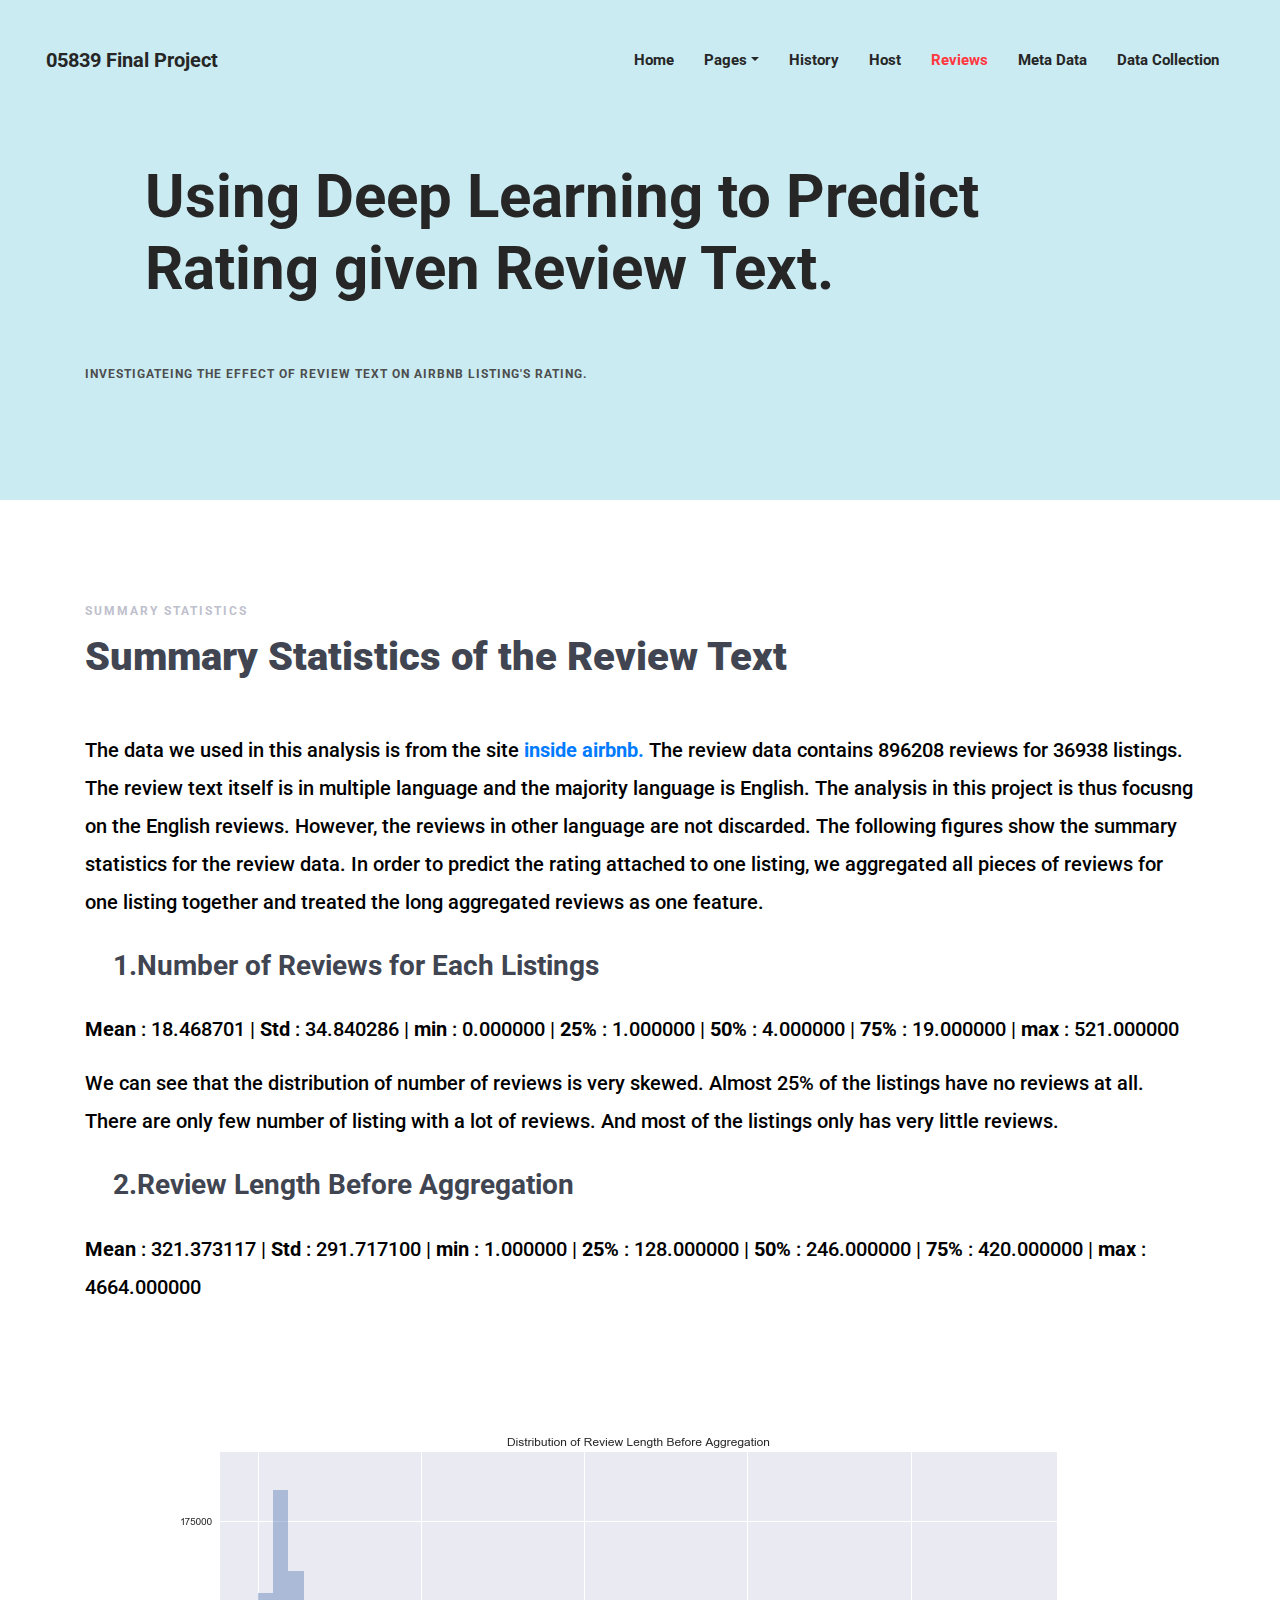
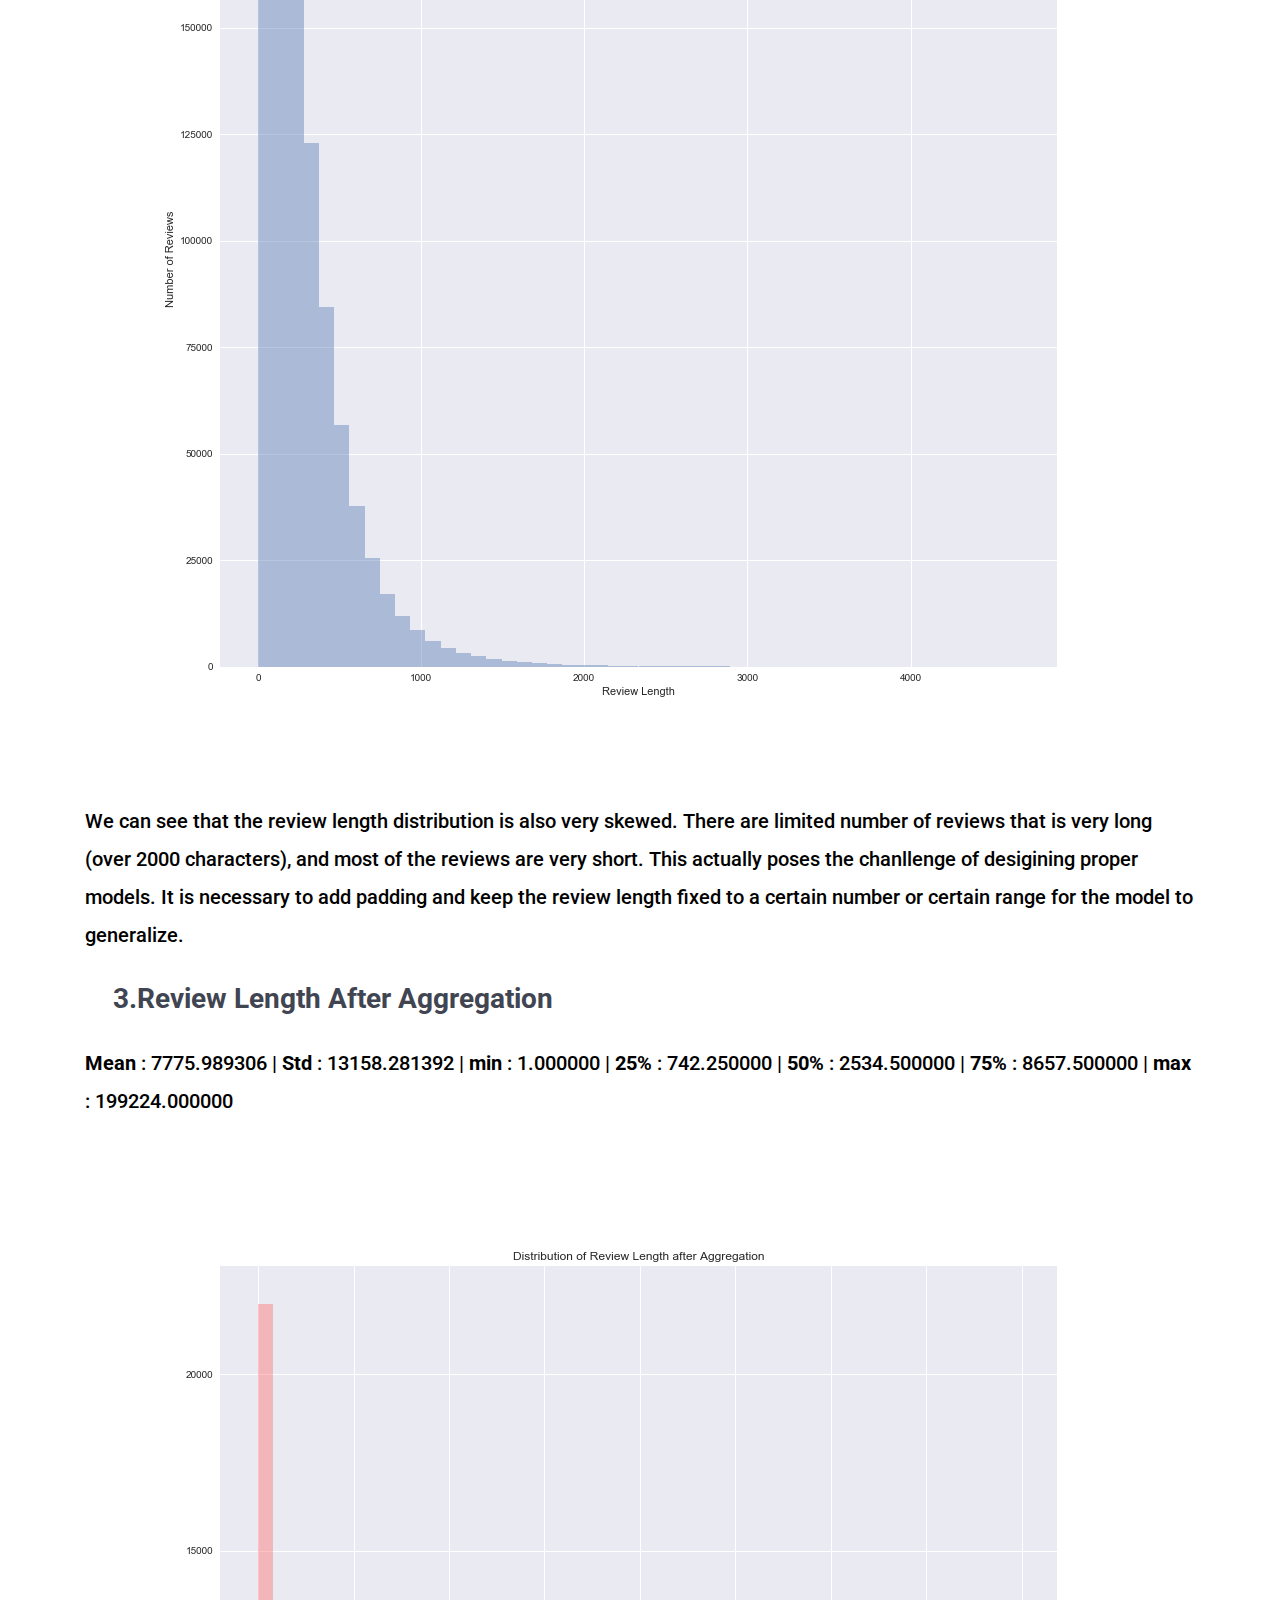
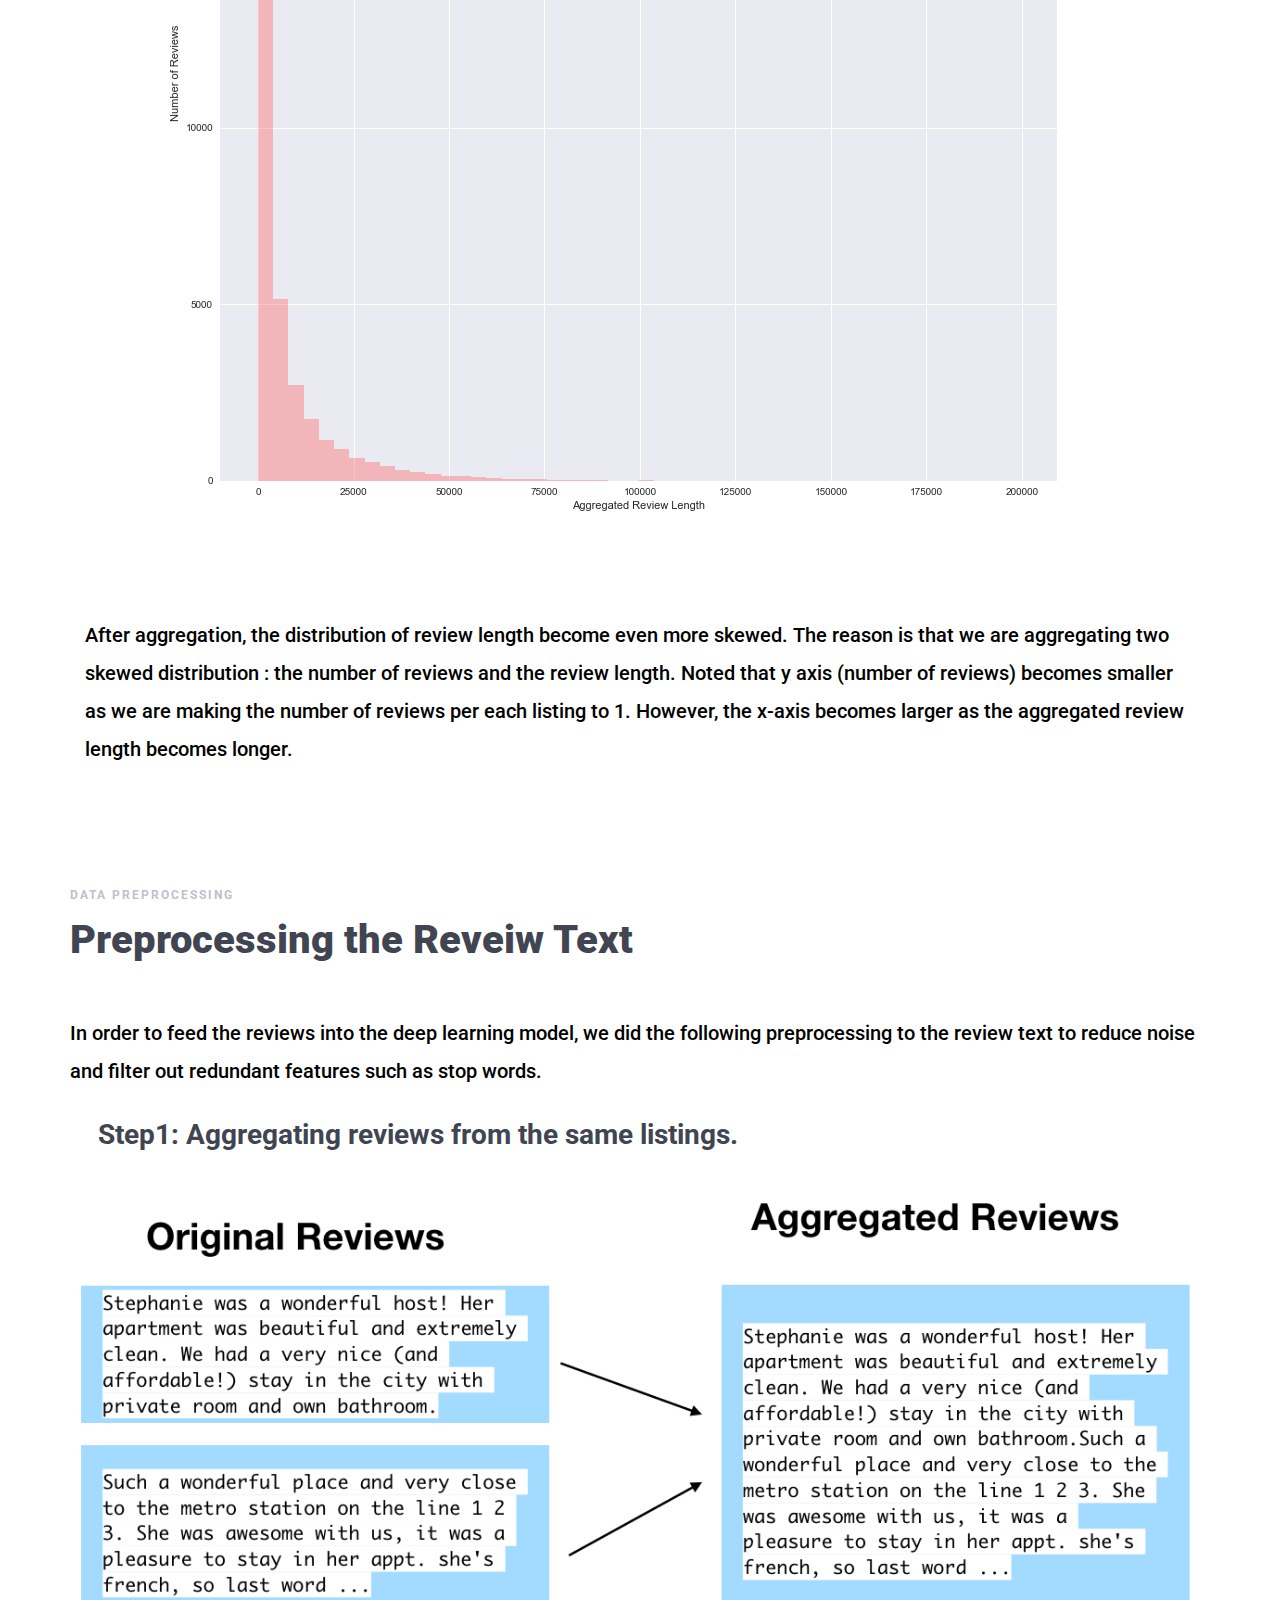
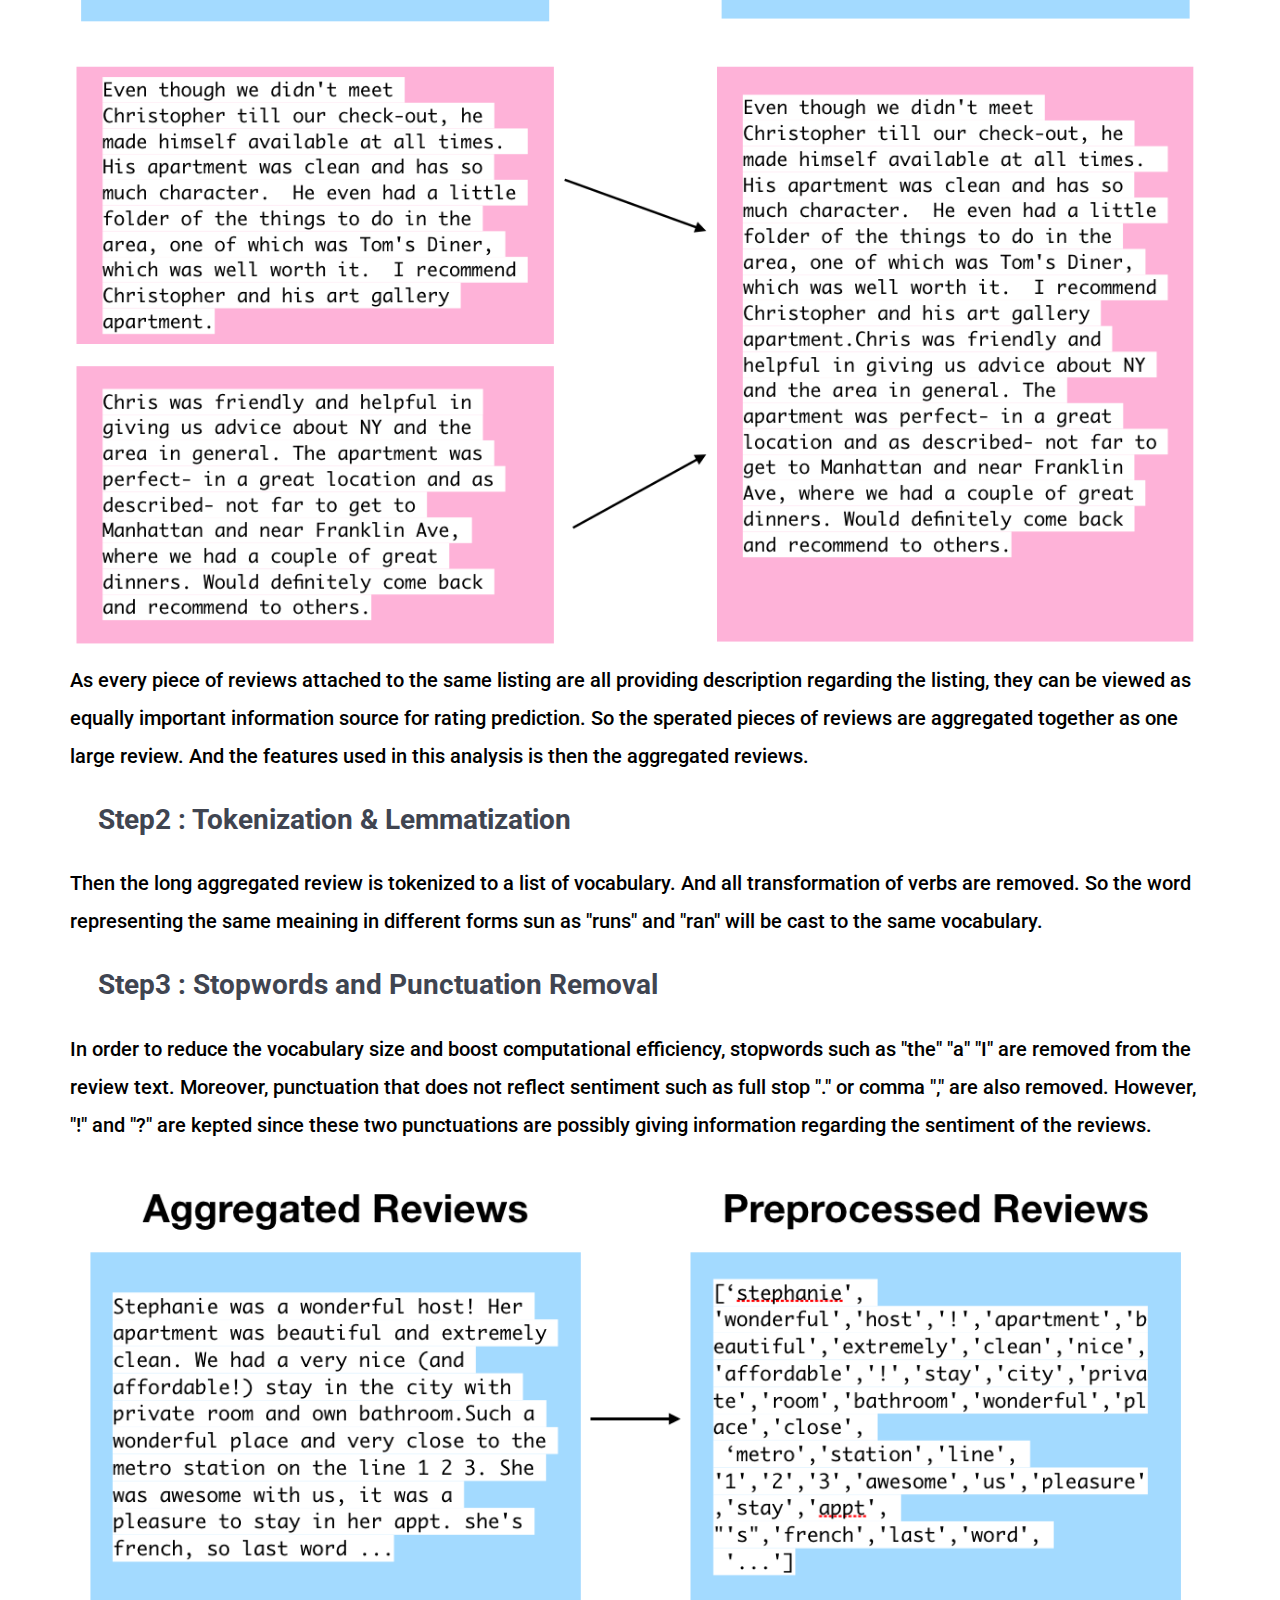
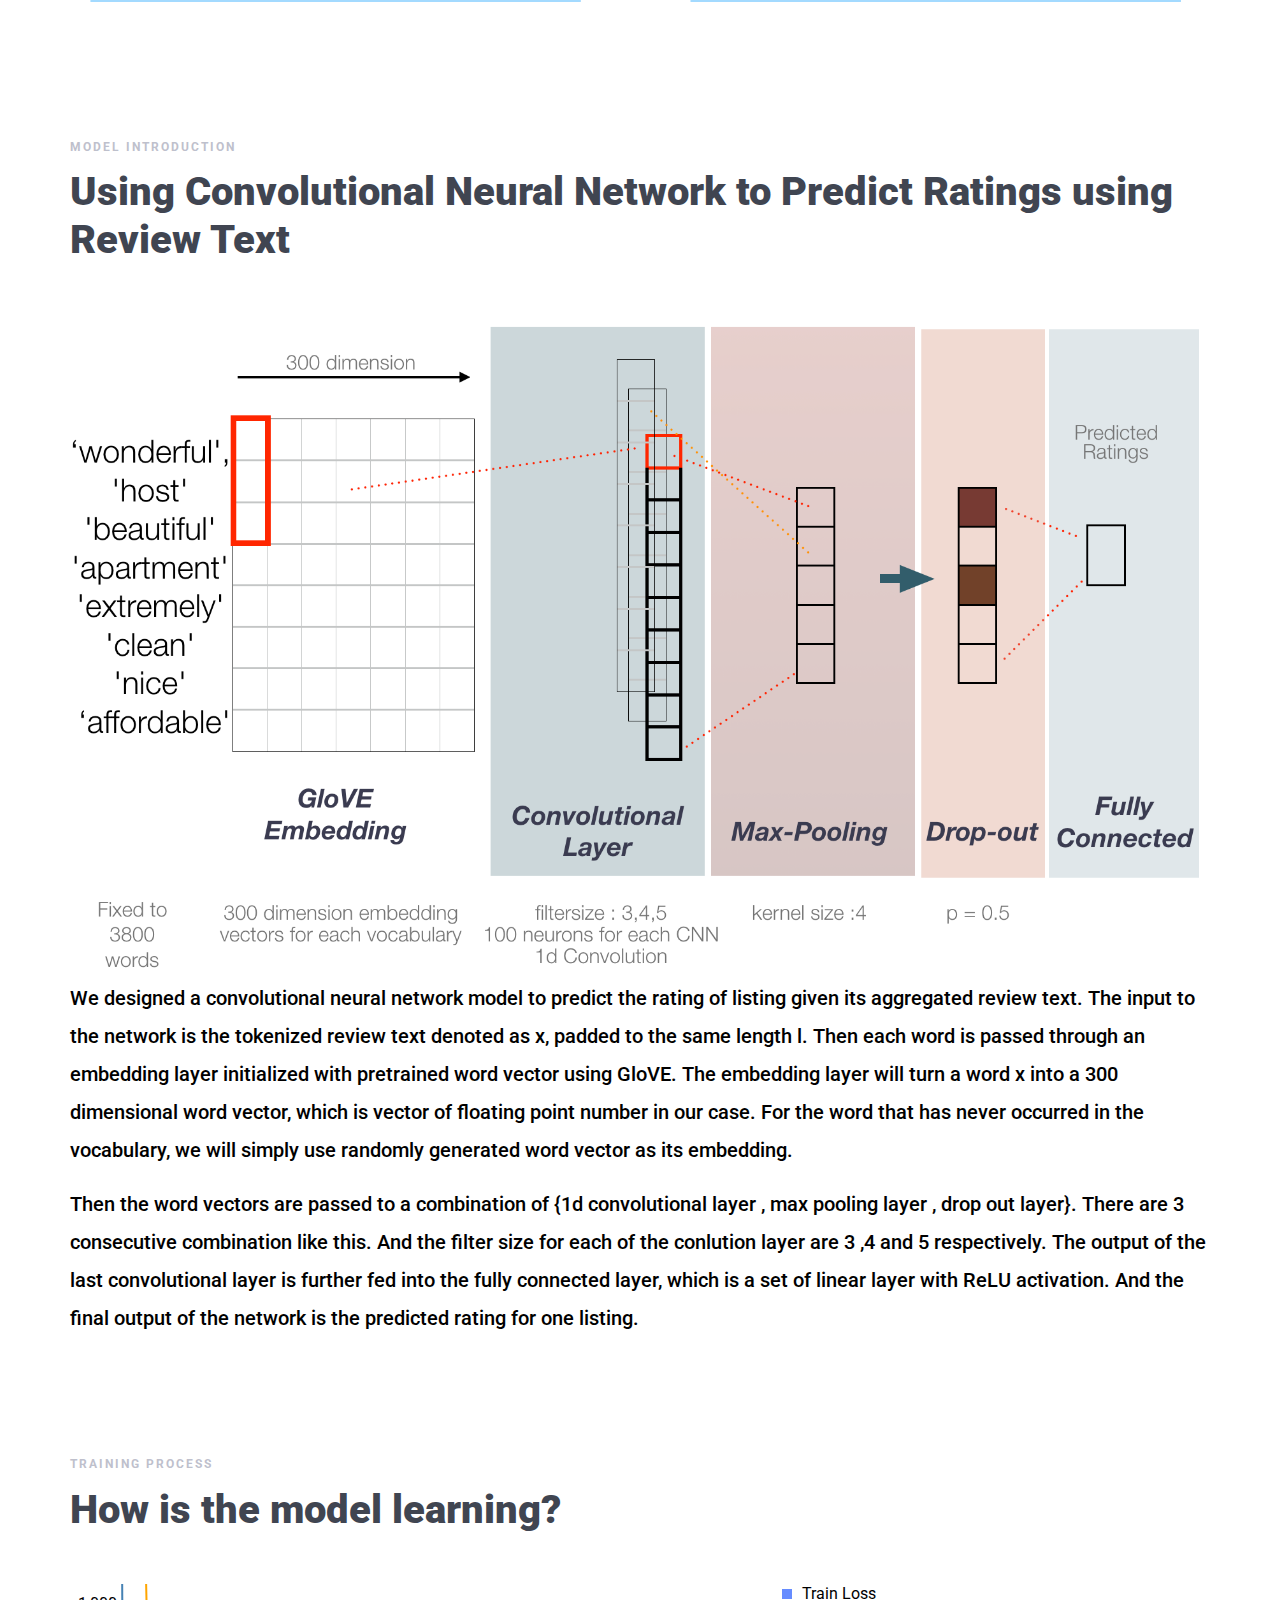
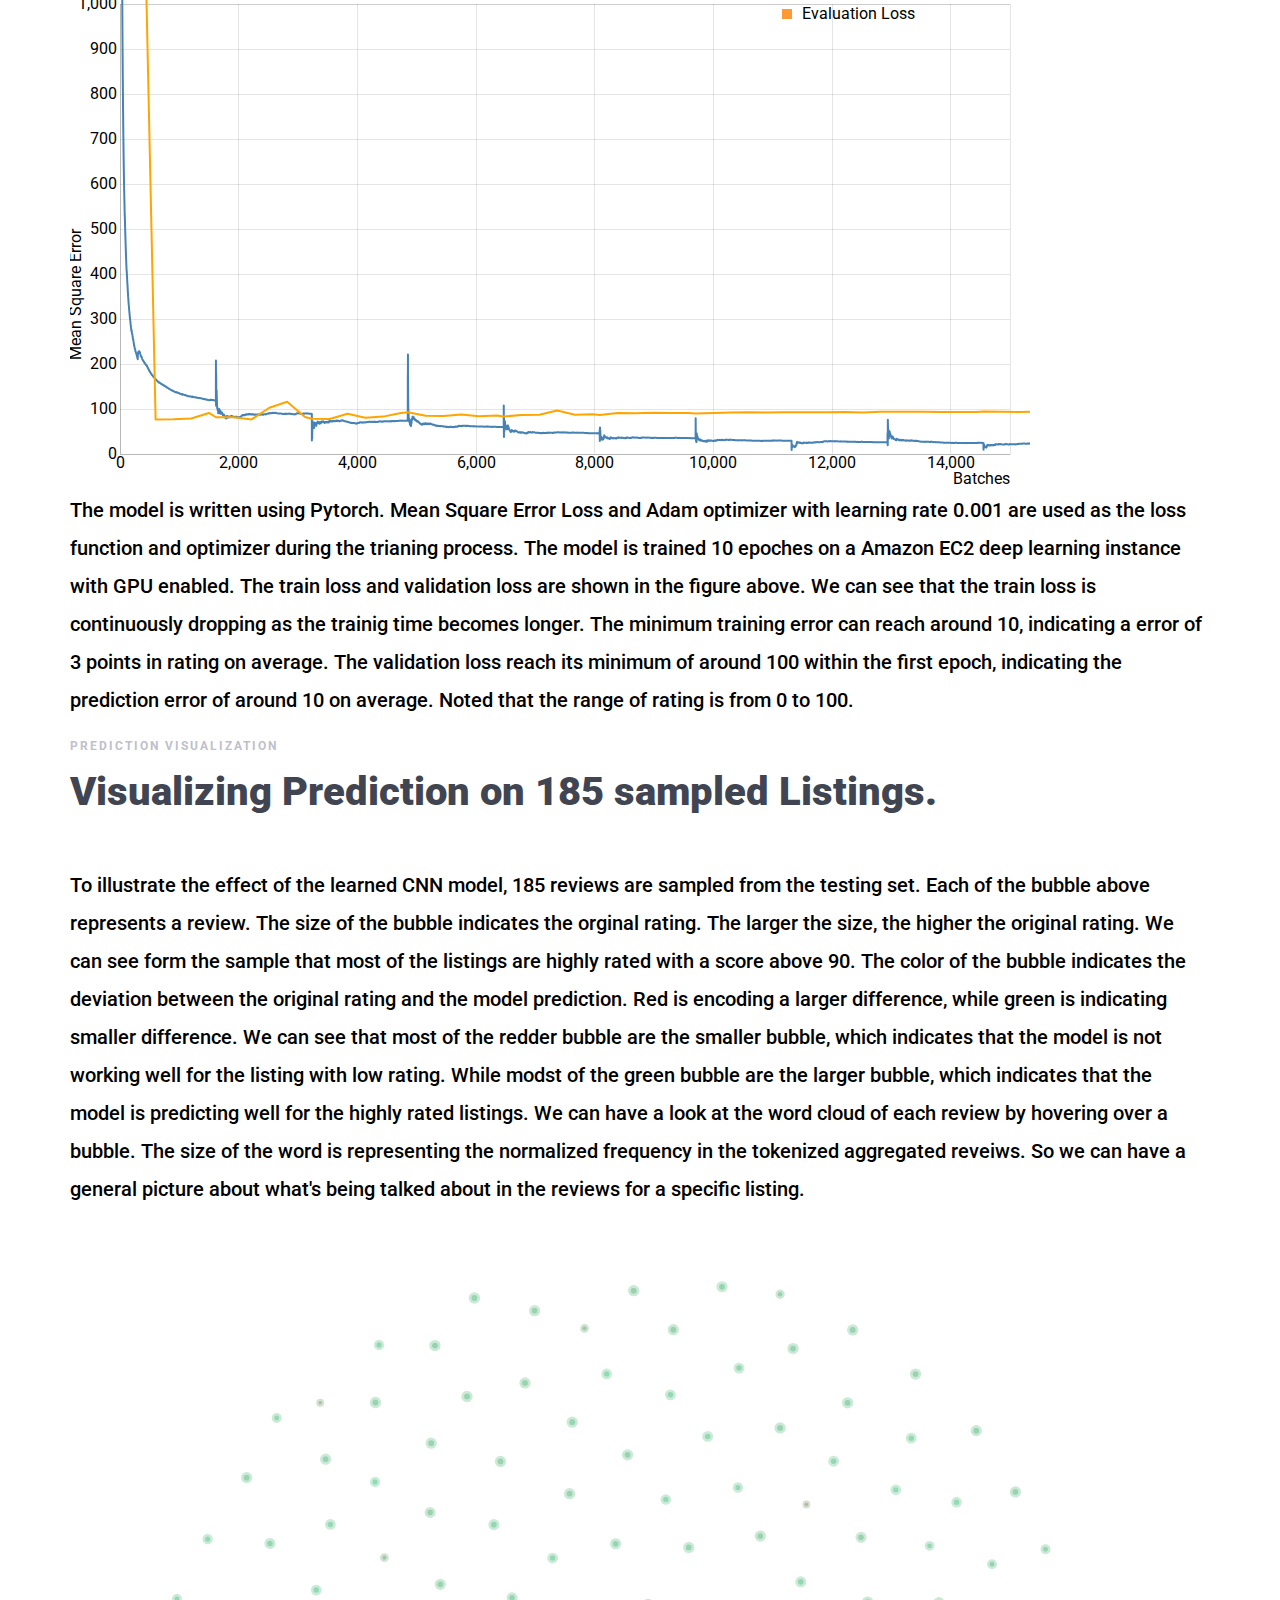
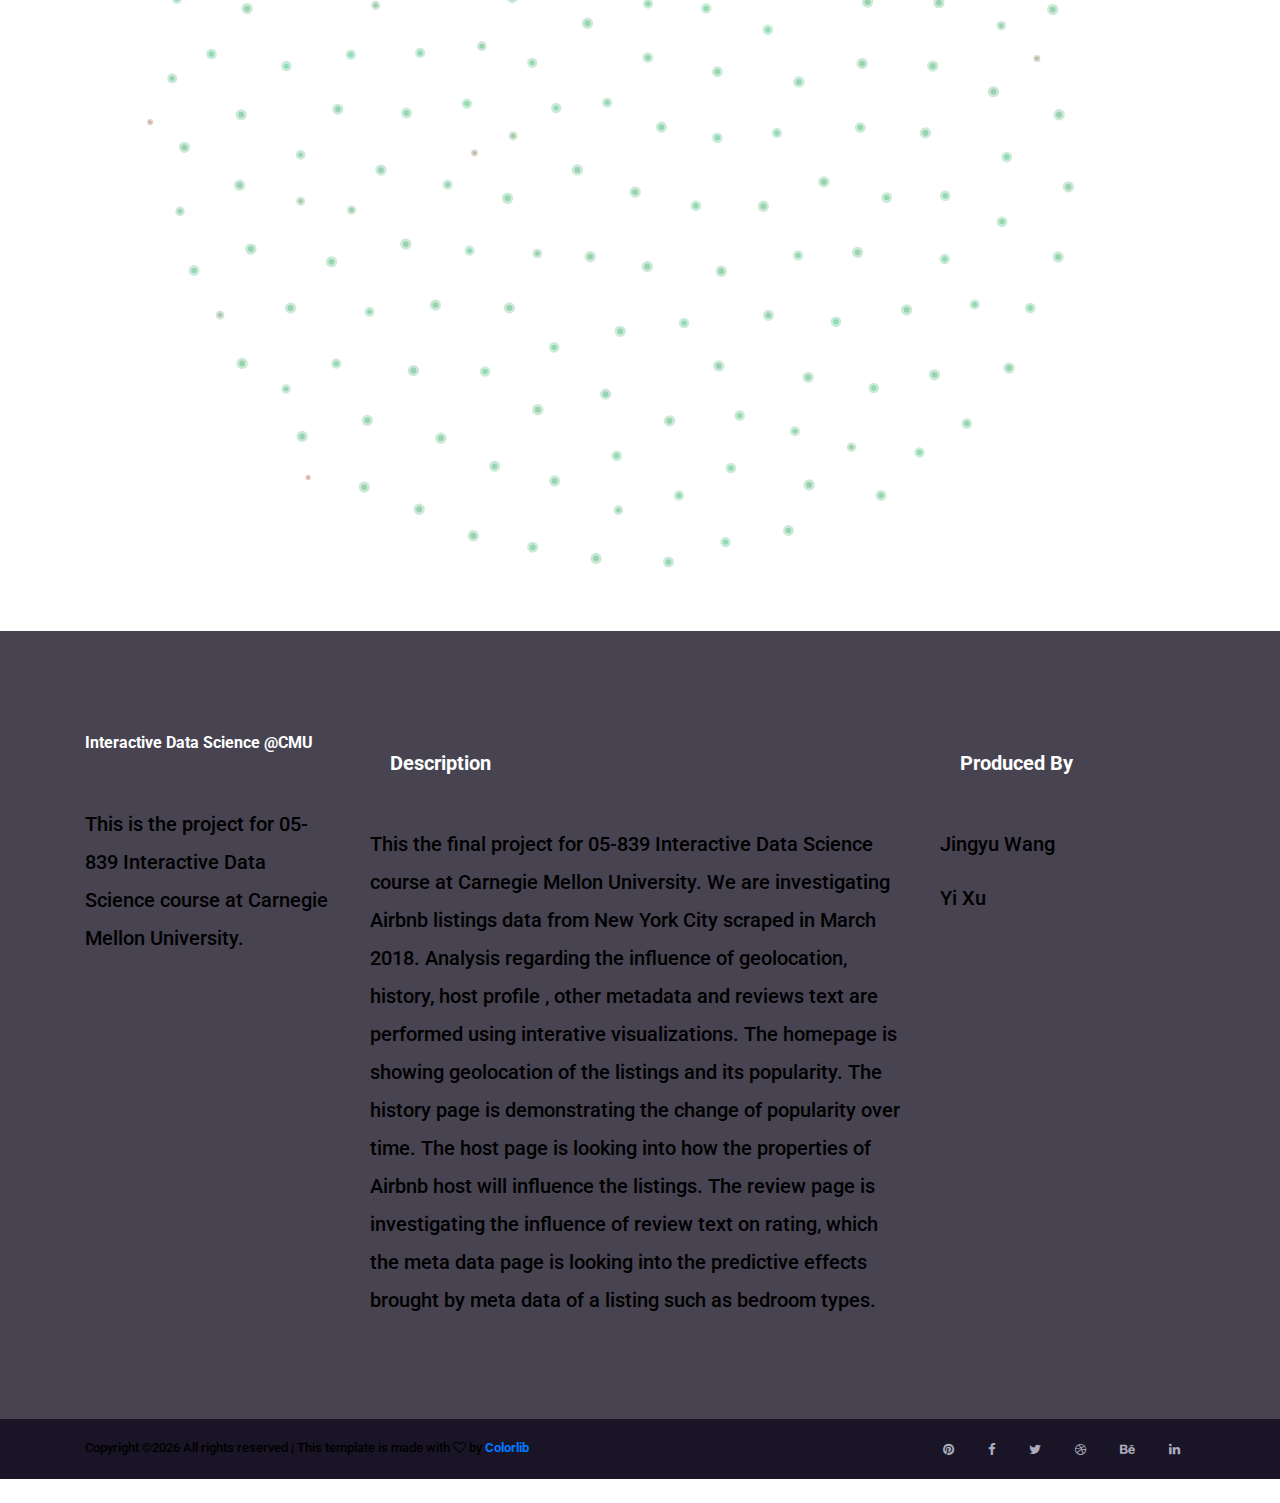
<file: review.html>
<!DOCTYPE html>
<html lang="en">

<head>
    <meta charset="UTF-8">
    <meta name="description" content="">
    <meta http-equiv="X-UA-Compatible" content="IE=edge">
    <meta name="viewport" content="width=device-width, initial-scale=1, shrink-to-fit=no">
    <!-- The above 4 meta tags *must* come first in the head; any other head content must come *after* these tags -->

    <!-- Title -->
    <title>What Make a popular Airbnb Listing?</title>

    <!-- Favicon -->
    <link rel="icon" href="img/core-img/favicon.ico">

    <!-- Core Stylesheet -->
    <link href="style.css" rel="stylesheet">

    <!-- Responsive CSS -->
    <link href="css/responsive.css" rel="stylesheet">

</head>

<body>
    <!-- ***** Preloader Start ***** -->
    <div id="preloader">
        <div class="mosh-preloader"></div>
    </div>

    <!-- ***** Header Area Start ***** -->
    <header class="header_area">
        <div class="container-fluid h-100">
            <div class="row h-100">
                <!-- Menu Area Start -->
                <div class="col-12 h-100">
                    <div class="menu_area h-100">
                        <nav class="navbar h-100 navbar-expand-lg align-items-center">
                            <!-- Logo -->
                            <a class="navbar-brand" href="index.html">05839 Final Project</a>

                            <!-- Menu Area -->
                            <button class="navbar-toggler" type="button" data-toggle="collapse" data-target="#mosh-navbar" aria-controls="mosh-navbar" aria-expanded="false" aria-label="Toggle navigation"><span class="navbar-toggler-icon"></span></button>

                            <div class="collapse navbar-collapse justify-content-end" id="mosh-navbar">
                                 <ul class="navbar-nav animated" id="nav">
                                    <li class="nav-item"><a class="nav-link" href="index.html">Home</a></li>
                                    <li class="nav-item dropdown">
                                        <a class="nav-link dropdown-toggle" href="#" id="moshDropdown" role="button" data-toggle="dropdown" aria-haspopup="true" aria-expanded="false">Pages</a>
                                        <div class="dropdown-menu" aria-labelledby="moshDropdown">
                                            <a class="dropdown-item" href="index.html">Home</a>
                                            <a class="dropdown-item" href="history.html">History</a>
                                            <a class="dropdown-item" href="host.html">Host</a>
                                            <a class="dropdown-item" href="review.html">Reviews</a>
                                            <a class="dropdown-item" href="MetaData.html">Meta Data</a>
                                            <a class="dropdown-item" href="data.html">Data Collection</a>
                                            <div class="dropdown-divider"></div>
                                        </div>
                                    </li>
                                    <li class="nav-item"><a class="nav-link" href="history.html">History</a></li>
                                    <li class="nav-item"><a class="nav-link" href="host.html">Host</a></li>
                                    <li class="nav-item active"><a class="nav-link" href="review.html">Reviews</a></li>
                                    <li class="nav-item"><a class="nav-link" href="MetaData.html">Meta Data</a></li>
                                    <li class="nav-item"><a class="nav-link" href="data.html">Data Collection</a></li>
                                </ul>
                                <!-- Search Form Area Start -->
                                <div class="search-form-area animated">
                                    <form action="#" method="post">
                                        <input type="search" name="search" id="search" placeholder="Type keywords &amp; hit enter">
                                        <button type="submit" class="d-none"><img src="img/core-img/search-icon.png" alt="Search"></button>
                                    </form>
                                </div>
                            </div>
                        </nav>
                    </div>
                </div>
            </div>
        </div>
    </header>
    <!-- ***** Header Area End ***** -->

    <!-- ***** Breadcumb Area Start ***** -->
    <div class="mosh-breadcumb-area" style="background-color: #CAEBF2;">
        <div class="container h-100">
            <div class="row h-100 align-items-center">
                <div class="col-12">
                    <div class="bradcumbContent">
                        <h2>Using Deep Learning to Predict Rating given Review Text.</h2>
                        <nav aria-label="breadcrumb">
                            <ol class="breadcrumb">
                                <!-- <li class="breadcrumb-item"><a href="#">Home</a></li> -->
                                <li class="breadcrumb-item active" aria-current="page"> Investigateing the effect of review text on Airbnb listing's rating.</li>
                            </ol>
                        </nav>
                    </div>
                </div>
            </div>
        </div>
    </div>
    <!-- ***** Breadcumb Area End ***** -->

    

    <!-- ***** Summary Statistics Start ***** -->
     <section class="section_padding_100_0">
        <div class="container">
            <div>
                <div>
                    <div class="mosh-about-us-content">
                        <div class="section-heading">
                            <p>Summary Statistics </p>

                            <h2>Summary Statistics of the Review Text</h2>
                        </div>
                        <p>The data we used in this analysis is from the site <a href="http://insideairbnb.com">inside airbnb.</a>  The review data contains 896208 reviews for 36938 listings. The review text itself is in multiple language and the majority language is English. The analysis in this project is thus focusng on the English reviews. However, the reviews in other language are not discarded. The following figures show the summary statistics for the review data. In order to predict the rating attached to one listing, we aggregated all pieces of reviews for one listing together and treated the long aggregated reviews as one feature.</p>


                        <h3> 1.Number of Reviews for Each Listings </h3>

                        <p> <b>Mean</b> : 18.468701  | <b>Std</b> : 34.840286 |  <b>min</b> : 0.000000 | <b>25%</b> : 1.000000 | <b>50%</b> : 4.000000 | <b>75%</b> : 19.000000 | <b>max</b> : 521.000000 </p>

                        <div class='tableauPlaceholder' id='viz1525919830329' style='position: relative'><noscript><a href='#'><img alt='Distribution of Number of Reviews ' src='https:&#47;&#47;public.tableau.com&#47;static&#47;images&#47;re&#47;reviewssummarystatistics&#47;Sheet2&#47;1_rss.png' style='border: none' /></a></noscript><object class='tableauViz'  style='display:none;'><param name='host_url' value='https%3A%2F%2Fpublic.tableau.com%2F' /> <param name='embed_code_version' value='3' /> <param name='site_root' value='' /><param name='name' value='reviewssummarystatistics&#47;Sheet2' /><param name='tabs' value='no' /><param name='toolbar' value='yes' /><param name='static_image' value='https:&#47;&#47;public.tableau.com&#47;static&#47;images&#47;re&#47;reviewssummarystatistics&#47;Sheet2&#47;1.png' /> <param name='animate_transition' value='yes' /><param name='display_static_image' value='yes' /><param name='display_spinner' value='yes' /><param name='display_overlay' value='yes' /><param name='display_count' value='yes' /><param name='filter' value='publish=yes' /></object></div>                <script type='text/javascript'>                    var divElement = document.getElementById('viz1525919830329');                    var vizElement = divElement.getElementsByTagName('object')[0];                    vizElement.style.width='100%';vizElement.style.height=(divElement.offsetWidth*0.75)+'px';                    var scriptElement = document.createElement('script');                    scriptElement.src = 'https://public.tableau.com/javascripts/api/viz_v1.js';                    vizElement.parentNode.insertBefore(scriptElement, vizElement);                </script>
                        <p> We can see that the distribution of number of reviews is very skewed. Almost 25% of the listings have no reviews at all.  There are only few number of listing with a lot of reviews. And most of the listings only has very little reviews. </p>

                        <h3> 2.Review Length Before Aggregation </h3>
                        <p> <b>Mean</b> : 321.373117  | <b>Std</b> : 291.717100 |  <b>min</b> : 1.000000 | <b>25%</b> : 128.000000 | <b>50%</b> : 246.000000 | <b>75%</b> : 420.000000 | <b>max</b> : 4664.000000 </p>
                    
                        <img src="img/reviews-img/review_length_noagg.png" alt="Distribution of Review Length before Aggregation">
                        <p> We can see that the review length distribution is also very skewed. There are limited number of reviews that is very long (over 2000 characters), and most of the reviews are very short. This actually poses the chanllenge of desigining proper models.  It is necessary to add padding and keep the review length fixed to a certain number or certain range for the model to generalize.  </p>

                        <h3> 3.Review Length After Aggregation </h3>
                        <p> <b>Mean</b> :  7775.989306  | <b>Std</b> : 13158.281392 |  <b>min</b> : 1.000000 | <b>25%</b> : 742.250000 | <b>50%</b> : 2534.500000 | <b>75%</b> : 8657.500000 | <b>max</b> : 199224.000000</p>
                        <img src="img/reviews-img/review_length_agg.png" alt="Distribution of Review Length after Aggregation">

                        <p> After aggregation, the distribution of review length become even more skewed.  The reason is that we are aggregating two skewed distribution : the number of reviews and the review length.  Noted that y axis (number of reviews) becomes smaller as we are making the number of reviews per each listing to 1. However, the x-axis becomes larger as the aggregated review length becomes longer.  </p>
                        
                    </div>
                </div>
            </div>
        </div>
        <div id="r">
        </div>
        <div id = "timeline">
        </div>
    </section>
    <!-- ***** Summary Statistics  End ***** -->


    <!-- ***** Data Preprocessing Starts ***** -->
    <section class="section_padding_100_0">
        <div class="container">
            <div class="row align-items-center">
                <div>
                    <div class="mosh-about-us-content">
                        <div class="section-heading">
                            <p>Data Preprocessing</p>
                            <h2>Preprocessing the Reveiw Text</h2>
                        </div>
                        <p>In order to feed the reviews into the deep learning model, we did the following preprocessing to the review text to reduce noise and filter out redundant features such as stop words.  </p>

                        <h3>Step1: Aggregating reviews from the same listings.</h3>
                        <img src="img/reviews-img/aggregation.png" alt="aggregation">

                        <p> As every piece of reviews attached to the same listing are all providing description regarding the listing, they can be viewed as equally important information source for rating prediction. So the sperated pieces of reviews are aggregated together as one large review. And the features used in this analysis is then the aggregated reviews. </p>
                        <h3> Step2 : Tokenization & Lemmatization </h3>

                        <p>Then the long aggregated review is tokenized to a list of vocabulary.   And all transformation of verbs are removed. So the word representing the same meaining in different forms sun as "runs" and "ran" will be cast to the same vocabulary.  </p>
                        <h3> Step3 : Stopwords and Punctuation Removal </h3>
                        <p>In order to reduce the vocabulary size and boost computational efficiency, stopwords such as "the" "a" "I" are removed from the review text. Moreover, punctuation that does not reflect sentiment such as full stop "." or comma "," are also removed.  However, "!" and "?" are kepted since these two punctuations are possibly giving information regarding the sentiment of the reviews.</p>

                        <img src="img/reviews-img/preprocessing.png" alt="preprocessing">

                        
                    </div>
                </div>
            </div>
        </div>
    </section>
    <!-- ***** Data Preprocessing End ***** -->



    <!-- ***** Model Introduciton Starts ***** -->
    <section class="cnn_introduction section_padding_100_0">
        <div class="container">
            <div class="row align-items-center">
                <div>
                    <div class="mosh-about-us-content">
                        <div class="section-heading">
                            <p>Model Introduction</p>
                            <h2>Using Convolutional Neural Network to Predict Ratings using Review Text</h2>
                        </div>
                        <img src="img/reviews-img/cnnmodel.png" alt="cnnmodel">
                        <p> We designed a convolutional neural network model to predict the rating of listing given its aggregated review text. The input to the network is the tokenized review text denoted as x, padded to the same length l. Then each word is passed through an embedding layer initialized with pretrained word vector using GloVE. The embedding layer will turn a word x into a 300 dimensional word vector, which is vector of ﬂoating point number in our case. For the word that has never occurred in the vocabulary, we will simply use randomly generated word vector as its embedding.</p>

                        <p> Then the word vectors are passed to a combination of {1d convolutional layer , max pooling layer , drop out layer}.  There are 3 consecutive combination like this. And the filter size for each of the conlution layer are 3 ,4 and 5 respectively.  The output of the last convolutional layer is further fed into the fully connected layer, which is a set of linear layer with ReLU activation. And the final output of the network is the predicted rating for one listing.</p>
                    </div>
                </div>
            </div>
        </div>
    </section>
    <!-- ***** Model Introduciton Starts End ***** -->


    <!-- ***** Training Process Visualization ***** -->
    <section class="cnn_introduction section_padding_100_0">
        <div class="container">
            <div class="row align-items-center">
                <div>
                    <div class="mosh-about-us-content">
                        <div class="section-heading">
                            <p>Training Process</p>
                            <h2>How is the model learning? </h2>
                        </div>
                        <svg id="loss_visualization" width="960" height="500"></svg>
                        <p>The model is written using Pytorch.  Mean Square Error Loss and Adam optimizer with learning rate 0.001 are used as the loss function and optimizer during the trianing process. The model is trained 10 epoches on a Amazon EC2 deep learning instance with GPU enabled. The train loss and validation loss are shown in the figure above.  We can see that the train loss is continuously dropping as the trainig time becomes longer. The minimum training error can reach around 10, indicating a error of 3 points in rating on average. The validation loss reach its minimum of around 100 within the first epoch, indicating the prediction error of around 10 on average. Noted that the range of rating is from 0 to 100. </p>
                    </div>
                </div>
            </div>
        </div>
    </section>
    <!-- ***** Training Process Visualization End ***** -->


    <!-- ***** Review Visualization ***** -->
    <section >
        <div class="container">
            <div class="row align-items-center">
                <div>
                    <div class="mosh-about-us-content">
                        <div class="section-heading">
                            <p>Prediction Visualization</p>
                            <h2>Visualizing Prediction on 185 sampled Listings.</h2>
                        </div>
                        
                         <p> To illustrate the effect of the learned CNN model, 185 reviews are sampled from the testing set. Each of the bubble above represents a review. The size of the bubble indicates the orginal rating. The larger the size, the higher the original rating. We can see form the sample that most of the listings are highly rated with a score above 90.  The color of the bubble indicates the deviation between the original rating and the model prediction.  Red is encoding a larger difference, while green is indicating smaller difference. We can see that most of the redder bubble are the smaller bubble, which indicates that the model is not working well for the listing with low rating. While modst of the green bubble are the larger bubble, which indicates that the model is predicting well for the highly rated listings. We can have a look at the word cloud of each review by hovering over a bubble.  The size of the word is representing the normalized frequency in the tokenized aggregated reveiws. So we can have a general picture about what's being talked about in the reviews for a specific listing.</p>
                    </div>
                </div>
            </div>
            <div class="parent_container">
                <div id="review_visualization"></div>
                <div id="detail"></div>
            </div>
            
        </div>
    
    </section>

     
        
    <!-- ***** Training Process Visualization End ***** -->


   
    

   <!-- ***** Footer Area Start ***** -->
    <footer class="footer-area clearfix">
        <!-- Top Fotter Area -->
        <div class="top-footer-area section_padding_100_0">
            <div class="container">
                <div class="row">
                    <div class="col-12 col-sm-6 col-lg-3">
                        <div class="single-footer-widget mb-100">
                            <a href="#" class="mb-50 d-block footer-custom">Interactive Data Science @CMU</a>
                            <p>This is the project for 05-839 Interactive Data Science course at Carnegie Mellon University.</p>
                        </div>
                    </div>

                    <div class="col-12 col-sm-6  footer-description">
                        <div class="single-footer-widget mb-100 ">
                            <h5>Description</h5>
                            <p>This the final project for 05-839 Interactive Data Science course at Carnegie Mellon University. We are investigating Airbnb listings data from New York City scraped in March 2018.  Analysis regarding the influence of geolocation, history, host profile , other metadata and reviews text are performed using interative visualizations. The homepage is showing geolocation of the listings and its popularity. The history page is demonstrating the change of popularity over time.  The host page is looking into how the properties of Airbnb host will influence the listings. The review page is investigating the influence of review text on rating, which the meta data page is looking into the predictive effects brought by meta data of a listing such as bedroom types.
                            </p>
                        </div>
                    </div>
                
                    <div class="col-12 col-sm-6 col-lg-3">
                        <div class="single-footer-widget mb-100">
                            <h5>Produced By</h5>
                            <div class="footer-single-contact-info d-flex">
                                <p>Jingyu Wang</p>
                            </div>
                            <div class="footer-single-contact-info d-flex">
                                <p>Yi Xu</p>
                            </div>
                        </div>
                    </div>
                </div>
            </div>
        </div>
        <!-- Fotter Bottom Area -->
        <div class="footer-bottom-area">
            <div class="container h-100">
                <div class="row h-100">
                    <div class="col-12 h-100">
                        <div class="footer-bottom-content h-100 d-md-flex justify-content-between align-items-center">
                            <div class="copyright-text">
                                <p><!-- Link back to Colorlib can't be removed. Template is licensed under CC BY 3.0. -->
Copyright &copy;<script>document.write(new Date().getFullYear());</script> All rights reserved | This template is made with <i class="fa fa-heart-o" aria-hidden="true"></i> by <a href="https://colorlib.com" target="_blank">Colorlib</a>
<!-- Link back to Colorlib can't be removed. Template is licensed under CC BY 3.0. -->
</p>
                            </div>
                            <div class="footer-social-info">
                                <a href="#"><i class="fa fa-pinterest" aria-hidden="true"></i></a>
                                <a href="#"><i class="fa fa-facebook" aria-hidden="true"></i></a>
                                <a href="#"><i class="fa fa-twitter" aria-hidden="true"></i></a>
                                <a href="#"><i class="fa fa-dribbble" aria-hidden="true"></i></a>
                                <a href="#"><i class="fa fa-behance" aria-hidden="true"></i></a>
                                <a href="#"><i class="fa fa-linkedin" aria-hidden="true"></i></a>
                            </div>
                        </div>
                    </div>
                </div>
            </div>
        </div>
    </footer>
    <!-- ***** Footer Area End ***** -->

    <!-- jQuery-2.2.4 js -->
    <script src="js/jquery-2.2.4.min.js"></script>
    <!-- Popper js -->
    <script src="js/popper.min.js"></script>
    <!-- Bootstrap js -->
    <script src="js/bootstrap.min.js"></script>
    <!-- All Plugins js -->
    <script src="js/plugins.js"></script>
    <!-- Active js -->
    <script src="js/active.js"></script>
    <!-- d3 js-->
    <script src="js/d3.v3.min.js"></script>
    <script src="js/d3.tip.v0.6.3.js"></script>

    <script src="js/d3.layout.cloud.js"></script>
    <!-- dc js-->
    <script src="js/dc.js"></script>
    <!-- crossfilter js-->
    <script src="js/crossfilter.js"></script>
    <!-- review js-->
    <script src="review.js"></script>
    
</body>

</html>
</file>
<file: style.css>
/* [Master Stylesheet] */

/* ------------------------------------------------
:: Template Name: Mosh - Creative Business Template
:: Template Author: Colorlib
:: Template Author URI: https://colorlib.com
:: Description: Mosh - is a Creative Business Template. It's very clean, creative & beautiful. It's super responsive & ultra light.
:: Tags: Colorlib, App Landing, Apps, Responsive App Landing, Bootstrap 4, Free Theme, Free HTML Template, HTML5 Template etc.
:: Version: v1.0.0
:: Created: 01/02/2018
------------------------------------------------ */

@import url('https://fonts.googleapis.com/css?family=Roboto:400,500,700,900');

@import 'css/bootstrap.min.css';
@import 'css/owl.carousel.min.css';
@import 'css/animate.css';
@import 'css/magnific-popup.css';
@import 'css/font-awesome.min.css';

/* --------------------------
:: 1.0 Base CSS Start
-------------------------- */

:root {
    --neutral: #EFEFEF;
    --sky: #CAEBF2;
    --watermelon: #FF383F;
    --carbon: #A9A9A9;
    --textcolor: #262626;
    --textcolorlight: #4d4d4d;
    --navbarcolor: #fbfbfd;

}

* {
    margin: 0;
    padding: 0;
}

body,
html {
    font-family: 'Roboto', sans-serif;
}

h1,
h2,
h3,
h4,
h5,
h6 {
    font-family: 'Roboto', sans-serif;
    font-weight: 700;
    color: #404551;
    line-height: 1.2;
    margin: 1em;
}

a,
a:hover,
a:focus,
a:active {
    font-weight: 700;
    text-decoration: none;
    -webkit-transition-duration: 500ms;
    transition-duration: 500ms;
}

li {
    list-style: none;
}

p {
    font-family: 'Roboto', sans-serif;
    color: black;
    font-size: 20px;
    font-weight: 500;
    margin-top: 0;
    line-height: 1.9;
}

ul,
ol {
    margin: 0;
    padding: 0;
}

img {
    max-width: 100%;
    height: auto;
}

.section_padding_100 {
    padding-top: 100px;
    padding-bottom: 100px;
}

.section_padding_100_0 {
    padding-top: 100px;
    padding-bottom: 0;
}

.section_padding_100_50 {
    padding-top: 100px;
    padding-bottom: 50px;
}

.section_padding_100_70 {
    padding-top: 100px;
    padding-bottom: 70px;
}

.section_padding_50 {
    padding-top: 50px;
    padding-bottom: 50px;
}

.section_padding_50_20 {
    padding-top: 50px;
    padding-bottom: 20px;
}

.section_padding_150 {
    padding-top: 150px;
    padding-bottom: 150px;
}

.section_padding_200 {
    padding-top: 200px;
    padding-bottom: 200px;
}

.section_padding_0_100 {
    padding-top: 0;
    padding-bottom: 100px;
}

.section_padding_70 {
    padding-top: 70px;
    padding-bottom: 70px;
}

.section_padding_0_50 {
    padding-top: 0;
    padding-bottom: 50px;
}

.mt-15 {
    margin-top: 15px;
}

.mt-30 {
    margin-top: 30px;
}

.mt-40 {
    margin-top: 40px;
}

.mt-50 {
    margin-top: 50px;
}

.mt-100 {
    margin-top: 100px;
}

.mt-150 {
    margin-top: 150px;
}

.mr-15 {
    margin-right: 15px;
}

.mr-30 {
    margin-right: 30px;
}

.mr-50 {
    margin-right: 50px;
}

.mr-100 {
    margin-right: 100px;
}

.mb-15 {
    margin-bottom: 15px;
}

.mb-30 {
    margin-bottom: 30px;
}

.mb-50 {
    margin-bottom: 50px;
}

.mb-100 {
    margin-bottom: 100px;
}

.ml-15 {
    margin-left: 15px;
}

.ml-30 {
    margin-left: 30px;
}

.ml-50 {
    margin-left: 50px;
}

.ml-100 {
    margin-left: 100px;
}

#preloader {
    overflow: hidden;
    background-color: #211b31;
    height: 100%;
    left: 0;
    position: fixed;
    top: 0;
    width: 100%;
    z-index: 999999;
}

.mosh-preloader {
    overflow: hidden;
    -webkit-animation: 3000ms linear 0s normal none infinite running mosh-preloader;
    animation: 3000ms linear 0s normal none infinite running mosh-preloader;
    background-color: transparent;
    border-color: #f1f2f3 #f1f2f3 #4a7aec;
    border-radius: 50%;
    border-style: solid;
    border-width: 4px;
    height: 50px;
    left: calc(50% - 25px);
    position: relative;
    top: calc(50% - 25px);
    width: 50px;
    z-index: 9;
}

@-webkit-keyframes mosh-preloader {
    0% {
        -webkit-transform: rotate(0deg);
        transform: rotate(0deg);
    }
    100% {
        -webkit-transform: rotate(360deg);
        transform: rotate(360deg);
    }
}

@keyframes mosh-preloader {
    0% {
        -webkit-transform: rotate(0deg);
        transform: rotate(0deg);
    }
    100% {
        -webkit-transform: rotate(360deg);
        transform: rotate(360deg);
    }
}

#scrollUp {
    bottom: 0;
    font-size: 24px;
    right: 30px;
    width: 40px;
    background: #4a7aec;
    color: #fff;
    text-align: center;
    height: 40px;
    line-height: 38px;
    border-radius: 0;
    box-shadow: 2px 10px 8px rgba(0, 0, 0, 0.15);
}

.mosh-table {
    display: table;
    height: 100%;
    left: 0;
    position: relative;
    top: 0;
    width: 100%;
    z-index: 2;
}

.mosh-table-cell {
    display: table-cell;
    vertical-align: middle;
}

.section-heading {
    margin-bottom: 100px;
}

.section-heading > p {
    font-weight: 700;
    color: #bec0cc;
    font-size: 12px;
    margin-bottom: 10px;
    text-transform: uppercase;
    letter-spacing: 2px;
}

.section-heading > h2 {
    font-size: 40px;
    margin: 0;
    font-weight: 900;
}

.section-heading > h5 {
    font-size: 22px;
    color: #abadbe;
    line-height: 1.8;
    font-weight: 500;
}

.mosh-btn {
    background-color: #4a7aec;
    min-width: 150px;
    height: 54px;
    padding: 0 30px;
    border-radius: 70px;
    color: #fff;
    font-size: 14px;
    line-height: 54px;
    font-weight: 700;
    text-transform: uppercase;
    -webkit-transition-duration: 500ms;
    transition-duration: 500ms;
}

.mosh-btn:hover {
    background-color: #1a3c8d;
    color: #fff;
}

.bg-overlay,
.bg-overlay-white {
    position: relative;
    z-index: 1;
}

.bg-overlay:after,
.bg-overlay-white:after {
    background-color: rgba(33, 27, 49, 0.88);
    width: 100%;
    height: 100%;
    top: 0;
    left: 0;
    content: '';
    z-index: -1;
    position: absolute;
}

.bg-overlay-white:after {
    background-color: rgba(231, 235, 246, 0.89);
}

.bg-img {
    background-position: center center;
    background-repeat: no-repeat;
    background-size: cover;
}

/* --------------------------
:: 2.0 Header Area CSS
-------------------------- */

.header_area {
    left: 0;
    position: absolute;
    width: 100%;
    z-index: 999;
    top: 0;
    padding: 0 15px;
    height: 120px;
    background-color: transparent;
    -webkit-transition-duration: 700ms;
    transition-duration: 700ms;
}

.menu_area {
    position: relative;
    z-index: 2;
}

.menu_area #nav .nav-link {
    color: var(--textcolor);
    display: block;
    font-size: 15px;
    -webkit-transition-duration: 500ms;
    transition-duration: 500ms;
    padding: 0 15px;
}

.menu_area .dropdown-menu.show {
    border: none;
    box-shadow: 3px 5px 12px rgba(0, 0, 0, 0.15);
}

.menu_area .dropdown-item {
    font-size: 14px;
    font-weight: 700;
    color: #9597a6;
}

.menu_area #nav .nav-link:hover,
.menu_area #nav .nav-item.active .nav-link,
.menu_area .dropdown-item:hover {
    color: var(--watermelon);
}

.login-register-btn a {
    color: #4a7aec;
    display: inline-block;
    font-weight: 500;
}

.login-register-btn a:hover {
    color: #fff;
}

.search-button > a {
    margin: 0 80px;
}

.navbar-nav {
    -webkit-transition-duration: 500ms;
    transition-duration: 500ms;
}

.navbar-custom {
    background-color: var(--navbarcolor);
}

.navbar-brand {
    color: var(--textcolor);
}

/* Search Form CSS */

.search-form-area {
    width: auto;
    height: 50px;
    display: none;
    -webkit-transition-duration: 500ms;
    transition-duration: 500ms;
}

.search-form-open .search-form-area {
    display: block !important;
}

.search-form-open .navbar-nav {
    display: none !important;
}

.search-form-area #search {
    width: 550px;
    height: 50px;
    border-radius: 10px;
    border: 2px solid rgba(255, 255, 255, 0.7);
    padding: 0 30px;
    color: #fff !important;
    font-size: 14px;
    background-color: transparent;
    -webkit-transition-duration: 500ms;
    transition-duration: 500ms;
}

/* Sticky CSS */

.header_area.sticky {
    /*background-color: #25499f;*/
    background-color: var(--navbarcolor);
    box-shadow: 0 6px 20px rgba(0, 0, 0, 0.15);
    height: 80px;
    position: fixed;
    top: 0;
    z-index: 999;
}

/* --------------------------
:: 3.0 Welcome Area CSS
-------------------------- */

.welcome_area {
    position: relative;
    z-index: 2;
    height: 700px;
    background-repeat: no-repeat;
    background-size: cover;
    background-position: 50% 80%;
}

.hero-slides {
    position: relative;
    z-index: 2;
}

.single-hero-slide {
    /*height: 1200px;*/
    height: 600px;
    width: 100%;
    position: relative;
    z-index: 1;
}

.hero-slide-content h2 {
    font-size: 60px;
    /*color: #fff;*/
    color: #000000;
    line-height: 1.8;
    vertical-align: middle;
    padding: 2rem;
    margin-bottom: 5rem;
    position: relative;
    z-index: 99;
}

.hero-slide-content h4 {
    /*color: #fff;*/
    color: #000000;
    font-weight: 400;
    padding: 2rem;
    margin-bottom: 3rem;
    position: relative;
    z-index: 99;
    /*margin-bottom: 0;*/
}

.hero-slide-content .slide-img {
    color: #fff;
    margin-top: 100px;
    font-weight: 400;
}

.hero-slides .owl-prev,
.hero-slides .owl-next {
    position: absolute;
    width: 60px;
    height: 60px;
    background-color: transparent;
    line-height: 60px;
    text-align: center;
    top: 50%;
    margin-top: -30px;
    left: 50px;
    border-radius: 50%;
    color: #a2baff;
    -webkit-transition-duration: 500ms;
    transition-duration: 500ms;
}

.hero-slides .owl-next {
    left: auto;
    right: 50px;
}

.hero-slides .owl-prev:hover,
.hero-slides .owl-next:hover {
    background-color: #4a7aec;
}

.transparent_mask {
    background: rgba(255, 255, 255, 0.4);
    /*opacity: 0.6;*/
    position: relative;
    z-index: 1;
    border-radius: 25px;

}

/* -------------------------
:: 3.5 IDS section : features that influence popularity;
------------------------- */

.ids_section_features {
    background-color: var(--navbarcolor);

}

/* -------------------------
:: 3.5 IDS section : map;
------------------------- */

.ids_section_map {
    background-color: var(--sky);
}


.ids_history_viz {
    background-color: #FFFFFF;
}

/* -------------------------
:: 4.0 Service Area
------------------------- */

.mosh-service-slides {
    position: relative;
    z-index: 1;
}

.single-service-area h2 {
    font-size: 60px;
    font-weight: 900;
    margin-bottom: 20px;
    -webkit-transition-duration: 500ms;
    transition-duration: 500ms;
    color: #bec0cc;
}

.mosh-service-slides .center .single-service-area h2,
.single-service-area:hover h2 {
    color: #4a7aec;
}

.single-service-area h4 {
    margin-bottom: 20px;
}

.mosh-service-slides .owl-prev,
.mosh-service-slides .owl-next {
    position: absolute;
    width: 50px;
    height: 50px;
    background-color: transparent;
    line-height: 50px;
    text-align: center;
    top: 50%;
    margin-top: -30px;
    left: -25px;
    border-radius: 50%;
    color: #a2baff;
    -webkit-transition-duration: 500ms;
    transition-duration: 500ms;
}

.mosh-service-slides .owl-next {
    left: auto;
    right: -25px;
}

/* -------------------------
:: 5.0 Clients Area
------------------------- */

.clients-logo-area > a > img {
    max-width: 170px;
    height: auto;
}

/* -------------------------
:: 6.0 Features Area
------------------------- */

.mosh-features-area {
    background-color: var(--neutral);
    position: relative;
    z-index: 1;
}

.features-img > img {
    width: 40%;
    position: absolute;
    bottom: -30px;
    left: 30px;
    z-index: 9;
}

.mosh-features-area .section-heading {
    margin-bottom: 60px;
}

.mosh-features-area .section-heading h2 {
    color: #fff;
}

.barfiller {
    background: #f4f4f4;
    border: none;
    border-radius: 0;
    box-shadow: none;
    height: 5px;
    margin-bottom: 5px;
    position: relative;
    width: 100%;
}

.barfiller .fill {
    display: block;
    position: relative;
    width: 0px;
    height: 100%;
    background: #4a7aec;
    z-index: 1;
}

.barfiller .tipWrap {
    display: none;
}

.barfiller .tip {
    margin-top: -35px;
    padding: 2px 4px;
    font-size: 15px;
    color: #4a7aec;
    left: 0px;
    position: absolute;
    z-index: 2;
    background: transparent;
    font-weight: 500;
}

.barfiller .tip:after {
    display: none;
}

.single_progress_bar p {
    margin-bottom: 10px;
}

/* -------------------------
:: 7.0 More Service Area
------------------------- */

.single-more-service-area {
    -webkit-box-flex: 0;
    -ms-flex: 0 0 25%;
    flex: 0 0 25%;
    max-width: 25%;
    padding: 100px 20px;
    position: relative;
    z-index: 1;
    -webkit-transition-duration: 750ms;
    transition-duration: 750ms;
}

.single-more-service-area:hover {
    box-shadow: 0 10px 20px 10px rgba(0, 0, 0, 0.1);
}

.more-service-content > img {
    margin-bottom: 40px;
}

.more-service-content > h4 {
    margin-bottom: 30px;
    text-transform: capitalize;
}

/* -------------------------
:: 8.0 Portfolio Area
------------------------- */

.portfolio-menu {
    margin-bottom: 100px;
    margin-top: -10px;
}

.portfolio-menu > p {
    display: inline-block;
    padding: 0 15px;
    cursor: pointer;
    -webkit-transition-duration: 500ms;
    transition-duration: 500ms;
    margin-bottom: 0;
}

.portfolio-menu > p:hover {
    color: #4a7aec;
}

.single_gallery_item {
    width: 25%;
    display: inline-block;
    float: left;
    z-index: 3;
    position: relative;
    overflow: hidden
}

.single_gallery_item > img {
    width: 100%;
    -webkit-transition-duration: 500ms;
    transition-duration: 500ms;
}

.single_gallery_item:hover > img {
    -webkit-transform: scale(1.1);
    transform: scale(1.1);
    filter: url('data:image/svg+xml;charset=utf-8,<svg xmlns="http://www.w3.org/2000/svg"><filter id="filter"><feGaussianBlur stdDeviation="8" /></filter></svg>#filter');
    -webkit-filter: blur(8px);
    filter: blur(8px);
    filter: progid:DXImageTransform.Microsoft.Blur(pixelradius=8);
}

.gallery-hover-overlay {
    position: absolute;
    width: 100%;
    height: 100%;
    z-index: 9;
    left: 0;
    top: 0;
    background-color: rgba(74, 122, 236, 0.85);
    opacity: 0;
    -ms-filter: "progid:DXImageTransform.Microsoft.Alpha(Opacity=0)";
    -webkit-transition-duration: 500ms;
    transition-duration: 500ms;
}

.single_gallery_item:hover .gallery-hover-overlay {
    opacity: 1;
    -ms-filter: "progid:DXImageTransform.Microsoft.Alpha(Opacity=100)"
}

.port-hover-text h4 {
    color: #fff;
    margin-bottom: 10px;
}

.port-hover-text > a {
    color: #fff;
    font-size: 15px;
}

/* -------------------------
:: 9.0 Workflow Area
------------------------- */

.workflow-img {
    position: relative;
    z-index: -10;
    background-position: center center;
    background-size: cover;
    background-repeat: no-repeat;
}

.single-workflow-area > h2 {
    font-size: 16px;
    -webkit-box-flex: 0;
    -ms-flex: 0 0 47px;
    flex: 0 0 47px;
    width: 47px!important;
    height: 47px!important;
    text-align: center;
    background-color: #f3f5f9;
    line-height: 47px;
    border-radius: 50%;
    -webkit-transition-duration: 500ms;
    transition-duration: 500ms;
}

.workflow-content h4 {
    margin-bottom: 30px;
}

.single-workflow-area:hover h2 {
    background-color: #4a7aec;
    color: #fff;
}

.workflow-slides-area {
    position: relative;
    z-index: 99;
    top: -100px;
}

.mosh-workflow-slides .owl-dots {
    margin-top: 60px;
    text-align: center;
}

.mosh-workflow-slides .owl-dot {
    background-color: #daddeb;
    width: 8px;
    height: 8px;
    border-radius: 50%;
    margin: 0 4px;
    display: inline-block;
}

.mosh-workflow-slides .owl-dot.active {
    background-color: #4a7aec;
}

/* -------------------------
:: 10.0 CTA Area
------------------------- */

.mosh-call-to-action-area {
    position: relative;
    z-index: 1;
    background-attachment: fixed;
}

.cta-content .section-heading {
    margin-bottom: 0;
}

.cta-content .section-heading h2 {
    margin-bottom: 40px;
    color: #fff;
    font-size: 44px;
}

/* -------------------------
:: 11.0 FAQ Area
------------------------- */

.panel {
    background-color: #fff;
    border: 0 solid transparent;
    border-radius: 4px;
    box-shadow: 0 0 0 transparent;
    margin-bottom: 15px;
}

.single-accordion:last-of-type {
    margin-bottom: 0px;
}

.single-accordion h6 a {
    background-color: #4a7aec;
    border-radius: 0;
    color: #fff;
    display: block;
    margin: 0;
    font-weight: 400;
    padding: 15px 15px 15px 60px;
    position: relative;
    font-size: 15px;
    text-transform: capitalize;
}

.single-accordion h6 a.collapsed {
    background-color: #4a7aec;
    color: #fff;
}

.single-accordion h6 a span {
    font-size: 10px;
    position: absolute;
    left: 20px;
    text-align: center;
    top: 17px;
}

.single-accordion h6 a.collapsed span.accor-close {
    opacity: 0;
    -ms-filter: "progid:DXImageTransform.Microsoft.Alpha(Opacity=0)";
    filter: alpha(opacity=0);
}

span.accor-open {
    opacity: 0;
    -ms-filter: "progid:DXImageTransform.Microsoft.Alpha(Opacity=0)";
    filter: alpha(opacity=0);
}

.single-accordion h6 a.collapsed span.accor-open {
    opacity: 1;
    -ms-filter: "progid:DXImageTransform.Microsoft.Alpha(Opacity=100)";
    filter: alpha(opacity=100);
}

.single-accordion h6 {
    margin-bottom: 0;
    text-transform: uppercase;
}

.single-accordion .accordion-content {
    border-top: 0 solid transparent;
    box-shadow: none;
}

.single-accordion .accordion-content p {
    padding: 10px 15px 0;
    margin-bottom: 10px;
}

/* --------------------------
:: 12.0 Footer Area CSS
-------------------------- */

.footer-area {
    position: relative;
    z-index: 1;
    background-color: #474351;

}


.single-footer-widget h5 {
    color: #fff;
    margin-bottom: 50px;
}

.single-footer-widget ul > li > a {
    color: rgba(226, 219, 243, 0.30);
    margin-bottom: 10px!important;
    display: block;
    font-weight: 500;
}

.single-footer-widget ul > li > a:last-child {
    margin-bottom: 0;
}

.single-footer-widget ul > li > a:hover {
    color: #ffffff;
}

.copyright-text > p {
    margin-bottom: 0;
    font-size: 13px;
}

.footer-social-info > a {
    color: #abadbe;
    padding: 0 15px;
    display: inline-block;
    font-size: 13px;
}

.footer-social-info > a:hover {
    color: #fff;
}

.footer-single--blog-post {
    margin-bottom: 30px;
}

.footer-single--blog-post:last-child {
    margin-bottom: 0;
}

.footer-single--blog-post .blog-post-date > p {
    font-size: 12px;
    margin-bottom: 5px;
    -webkit-transition-duration: 500ms;
    transition-duration: 500ms;
}

.footer-single--blog-post .blog-post-title > h6 {
    font-size: 14px;
    margin-bottom: 0;
    -webkit-transition-duration: 500ms;
    transition-duration: 500ms;
}

.footer-single--blog-post .blog-post-date > p:hover,
.footer-single--blog-post .blog-post-title > h6:hover {
    color: #4a7aec;
}

.footer-single-contact-info .contact-icon {
    margin-right: 15px;
}

.footer-bottom-area {
    background-color: #191426;
    height: 60px;
}

.footer-custom {
    color: #FFFFFF;
}

.footer-description {
    width: 700px !important;
}

/* --------------------
:: 13.0 Breadcumb CSS
-------------------- */

.mosh-breadcumb-area {
    height: 500px;
    width: 100%;
    position: relative;
    z-index: 1;
}

.bradcumbContent h2 {
    /*color: #fff;*/
    color: var(--textcolor);
    font-size: 60px;
}

.bradcumbContent .breadcrumb {
    padding: 0;
    background-color: transparent;
    border-radius: 0;
    margin-top: 10px;
}

.bradcumbContent .breadcrumb-item a,
.bradcumbContent .breadcrumb-item {
    color: var(--textcolorlight);
    font-size: 12px;
    font-weight: 700;
    letter-spacing: 1px;
    text-transform: uppercase;
}

/* -----------------------
:: 14.0 About Us CSS
----------------------- */

.few-words-from-ceo {
    overflow-x: hidden;
}

.mosh-about-us-content .section-heading {
    margin-bottom: 50px;
}

.few-words-contents,
.few-words-thumb {
    -webkit-box-flex: 0;
    -ms-flex: 0 0 50%;
    flex: 0 0 50%;
    max-width: 50%;
    height: 770px;
}

.few-words-contents {
    background-color: #211b31;
}

.few-words-text .section-heading {
    margin-bottom: 50px;
}

.few-words-text .section-heading h2 {
    color: #fff;
}

.few-words-text > p {
    margin-bottom: 0;
}

.ceo-meta-data .ceo-thumb {
    width: 52px;
    height: 52px;
    -webkit-box-flex: 0;
    -ms-flex: 0 0 52px;
    flex: 0 0 52px;
    border-radius: 50%;
    margin-right: 20px;
}

.ceo-meta-data .ceo-name h6 {
    color: #fff;
    margin-bottom: 10px;
    line-height: 1;
}

.ceo-meta-data .ceo-name p {
    margin-bottom: 0;
    line-height: 1;
    font-size: 12px;
    font-weight: 700;
}

/* -------------------------
:: 15.0 Services Area CSS
------------------------- */

.services-content-area {
    position: relative;
    z-index: 98;
    padding: 100px 0 200px 0;
}

.services-text h2 {
    font-size: 55px;
    margin-bottom: 50px;
}

.services-text p {
    line-height: 2;
    margin-bottom: 50px;
}

/* -------------------------
:: 16.0 Team Member Area
------------------------- */

.team-thumbnail {
    width: 189px;
    height: 189px;
    /*border-radius: 50%;*/
    margin: 0 auto 50px;
    position: relative;
    z-index: 1;
    -webkit-transition-duration: 500ms;
    transition-duration: 500ms;
}

.team-thumbnail:after {
    position: absolute;
    width: 100%;
    height: 100%;
    left: 0;
    top: 0;
    content: "";
    background-color: rgba(74, 122, 236, 0.75);
    z-index: 2;
    /*border-radius: 50%;*/
    opacity: 0;
    -ms-filter: "progid:DXImageTransform.Microsoft.Alpha(Opacity=0)";
    -webkit-transition-duration: 500ms;
    transition-duration: 500ms;
}

.team-thumbnail > img {
    width: 100%;
    height: 100%;
    /*border-radius: 50%;*/
}

.team-meta-info {
    margin-bottom: 50px;
}

.team-meta-info h4 {
    line-height: 1;
    margin-bottom: 10px;
}

.team-meta-info span {
    font-size: 12px;
    font-weight: 900;
    color: #abadbe;
    letter-spacing: 2px;
    text-transform: uppercase;
    margin-bottom: 35px;
    display: block;
    -webkit-transition-duration: 500ms;
    transition-duration: 500ms;
}

.team-social-info {
    margin-top: 30px;
}

.team-social-info > a {
    font-size: 13px;
    color: #abadbe;
    display: inline-block;
    padding: 0 15px;
}

.single-team-slide:hover .team-meta-info span,
.team-social-info > a:hover {
    color: #4a7aec;
}

.single-team-slide:hover .team-thumbnail:after {
    opacity: 1;
    -ms-filter: "progid:DXImageTransform.Microsoft.Alpha(Opacity=100)"
}

.mosh-team-slides {
    position: relative;
    z-index: 2;
}

.mosh-team-slides .owl-prev,
.mosh-team-slides .owl-next {
    position: absolute;
    width: 60px;
    height: 60px;
    background-color: transparent;
    line-height: 60px;
    text-align: center;
    top: 21%;
    margin-top: -30px;
    left: -25px;
    border-radius: 50%;
    color: #a2baff;
    -webkit-transition-duration: 500ms;
    transition-duration: 500ms;
}

.mosh-team-slides .owl-next {
    left: auto;
    right: -25px;
}

.mosh-subscribe-newsletter-area {
    background-attachment: fixed;
}

.subscribe-newsletter-content p {
    text-transform: uppercase;
    font-size: 12px;
    font-weight: 700;
    letter-spacing: 2px;
}

.subscribe-newsletter-content h2 {
    font-size: 44px;
    margin-bottom: 30px;
}

.subscribe-newsletter-content form {
    position: relative;
    z-index: 1;
}

.subscribe-newsletter-content form > input {
    width: 60%;
    height: 55px;
    border-radius: 70px;
    border: none;
    padding: 0 30px;
    font-style: italic;
    font-size: 14px;
    color: #abadbe;
}

.subscribe-newsletter-content form > button {
    width: 150px;
    height: 55px;
    border-radius: 0 70px 70px 0;
    border: none;
    padding: 0 30px;
    font-size: 14px;
    color: #fff;
    background-color: #4a7aec;
    position: absolute;
    right: 20%;
    font-weight: 700;
    cursor: pointer;
    text-transform: uppercase;
    top: 0;
    -webkit-transition-duration: 500ms;
    transition-duration: 500ms;
}

.subscribe-newsletter-content form > button:hover {
    color: #fff;
    background-color: rgb(16, 54, 145);
}

/* -------------------------
:: 17.0 Clients Area
------------------------- */

.mosh-clients-testimonials-area {
    background-color: #211b31;
    position: relative;
    z-index: 1;
}

.mosh-clients-testimonials-area .section-heading h2 {
    color: #fff;
}

.testimonial-content span {
    font-size: 60px;
    color: #fff;
    line-height: 1;
    font-weight: 900;
}

.testimonial-content p {
    margin-bottom: 0;
}

.testimonials-meta .testimonial-thumb {
    width: 52px;
    height: 52px;
    margin: 0 auto 20px;
    border-radius: 50%;
    border: 3px solid #211b31;
    -webkit-transition-duration: 500ms;
    transition-duration: 500ms;
    position: relative;
    z-index: 1;
    margin-top: 40px;
}

.testimonials-meta > h6 {
    color: rgba(255, 255, 255, 0.5);
    margin-bottom: 5px;
    -webkit-transition-duration: 500ms;
    transition-duration: 500ms;
}

.testimonials-meta > p {
    margin-bottom: 0;
    font-weight: 700;
    letter-spacing: 2px;
    font-size: 12px;
    text-transform: uppercase;
}

.testimonials-slides {
    position: relative;
    z-index: 1;
}

.testimonials-slides:before {
    position: absolute;
    width: 33.33333%;
    text-align: center;
    content: "Previous";
    top: 0;
    left: 0;
    z-index: -5;
    height: 100%;
    color: #fff;
}

.testimonials-slides:after {
    position: absolute;
    width: 33.33333%;
    text-align: center;
    content: "Next";
    top: 0;
    right: 0;
    z-index: -5;
    height: 100%;
    color: #fff;
}

.testimonials-slides .owl-prev,
.testimonials-slides .owl-next {
    position: absolute;
    width: 60px;
    height: 60px;
    background-color: transparent;
    line-height: 60px;
    text-align: center;
    top: 21%;
    margin-top: -30px;
    left: -25px;
    border-radius: 50%;
    color: #a2baff;
    -webkit-transition-duration: 500ms;
    transition-duration: 500ms;
}

.testimonials-slides .owl-next {
    left: auto;
    right: -25px;
}

.testimonials-slides .single-testimonial-area .testimonial-content {
    display: none;
}

.testimonials-slides .center .single-testimonial-area .testimonial-content {
    display: block;
}

.single-testimonial-area:hover .testimonials-meta > h6,
.testimonials-slides .center .single-testimonial-area .testimonials-meta > h6 {
    color: #fff;
}

.single-testimonial-area:hover .testimonials-meta .testimonial-thumb {
    border: 3px solid #4a7aec;
}

/* Sonar CSS */

.testimonial-thumb:before {
    content: '';
    display: inline-block;
    position: absolute;
    width: calc(100% - 6px);
    height: calc(100% - 6px);
    border-radius: 50%;
    top: 3px;
    left: 3px;
    -webkit-animation: sonar-effect 1s ease-in-out 0s infinite;
    animation: sonar-effect 1s ease-in-out 0s infinite;
    z-index: -1
}

.testimonials-slides .center .testimonial-thumb:before {
    display: none;
}

@-webkit-keyframes sonar-effect {
    0% {
        opacity: 0;
        -ms-filter: "progid:DXImageTransform.Microsoft.Alpha(Opacity=0)";
    }
    50% {
        opacity: 0.5;
        -ms-filter: "progid:DXImageTransform.Microsoft.Alpha(Opacity=50)";
        box-shadow: 0 0 0 3px #4a7aec, 0 0 5px 5px #4a7aec, 0 0 0 5px #4a7aec;
    }
    100% {
        box-shadow: 0 0 0 3px #4a7aec, 0 0 5px 5px #4a7aec, 0 0 0 5px #4a7aec;
        -webkit-transform: scale(1.4);
        transform: scale(1.4);
        opacity: 0;
        -ms-filter: "progid:DXImageTransform.Microsoft.Alpha(Opacity=0)";
    }
}


@keyframes sonar-effect {
    0% {
        opacity: 0;
        -ms-filter: "progid:DXImageTransform.Microsoft.Alpha(Opacity=0)";
    }
    50% {
        opacity: 0.5;
        -ms-filter: "progid:DXImageTransform.Microsoft.Alpha(Opacity=50)";
        box-shadow: 0 0 0 3px #4a7aec, 0 0 5px 5px #4a7aec, 0 0 0 5px #4a7aec;
    }
    100% {
        box-shadow: 0 0 0 3px #4a7aec, 0 0 5px 5px #4a7aec, 0 0 0 5px #4a7aec;
        -webkit-transform: scale(1.4);
        transform: scale(1.4);
        opacity: 0;
        -ms-filter: "progid:DXImageTransform.Microsoft.Alpha(Opacity=0)";
    }
}

.mosh-cool-facts-area.service-page {
    width: 100%;
    position: relative;
    z-index: 1;
    height: 500px;
}

.mosh-cool-facts-area.service-page .counter-area h3,
.mosh-cool-facts-area.service-page .cool-facts-content p {
    color: #fff;
}

.skills-text > p {
    padding-right: 30px;
}

.skills-text > p:last-child {
    padding-right: 0;
}

/* -----------------------
:: 18.0 Blog Area CSS
----------------------- */

.blog-area {
    position: relative;
    z-index: 5;
}

.single-blog {
    margin-bottom: 100px;
}

.single-blog .blog-post-thumb {
    margin-bottom: 40px;
}

.single-blog h2 {
    font-size: 24px;
    margin-bottom: 20px;
}

.post-meta {
    margin-bottom: 10px;
}

.post-meta h6 {
    color: #b1b3c3;
    text-transform: capitalize;
    margin-bottom: 0;
    font-size: 12px;
}

.post-meta h6 a {
    color: #b1b3c3;
    display: inline-block;
    margin-right: 5px;
}

.post-meta h6 a:hover {
    color: #4a7aec;
}

.single-blog > a {
    color: #6270ff;
    font-size: 14px;
    text-transform: uppercase;
}

.single-blog p {
    margin-bottom: 40px;
}

.mosh-pagination-area .page-link {
    padding: 0;
    line-height: 42px;
    color: #007bff;
    border: none;
    border-radius: 0;
    width: 42px;
    height: 42px;
    font-size: 14px;
    text-align: center;
}

.page-item:first-child .page-link,
.page-item:last-child .page-link {
    margin-left: 0;
    border-radius: 0;
}

.blog-post-search-widget form {
    position: relative;
    z-index: 1;
}

.blog-post-search-widget form > input {
    width: 100%;
    height: 50px;
    border-top: none;
    border-left: none;
    border-radius: 0;
    border-right: none;
    border-bottom: 2px solid #e6e7f4;
}

.blog-post-search-widget form > button {
    position: absolute;
    right: 0;
    top: 0;
    width: 50px;
    height: 50px;
    text-align: center;
    line-height: 50px;
    border: none;
    background-color: transparent;
    cursor: pointer
}

.blog-post-archives > h5,
.blog-post-categories > h5,
.latest-blog-posts > h5,
.instagram-feeds > h5 {
    font-size: 18px;
    margin-bottom: 30px;
}

.blog-post-archives ul > li > a,
.blog-post-categories ul > li > a {
    color: #abadbe;
    font-size: 15px;
    display: block;
    padding: 5px 0;
    font-weight: 500;
}

.latest-blog-post-content h6 > a {
    color: #404551;
}

.latest-blog-post-content h6 > a:hover,
.blog-post-archives ul > li > a:hover,
.blog-post-categories ul > li > a:hover {
    color: #4a7aec;
}

.single-latest-blog-post {
    margin-bottom: 20px;
}

.latest-blog-post-thumb {
    width: 70px;
    -webkit-box-flex: 0;
    -ms-flex: 0 0 70px;
    flex: 0 0 70px;
    margin-right: 20px;
}

.instagram-feeds ul > li {
    width: calc(33.3333333% - 8px);
    margin: 4px;
    display: inline-block;
    float: left;
}

/* ----------------------
:: 19.0 Contact Page CSS
---------------------- */

.contact-form-area h2,
.contact-information h2 {
    font-size: 40px;
    margin-bottom: 50px;
    font-weight: 900;
}

.contact-form-area .form-control {
    font-size: 12px;
    color: #cbcddc;
    background-color: transparent;
    border-top: none;
    border-left: none;
    border-right: none;
    border-bottom: 2px solid #ebebeb;
    border-radius: 0;
    height: 50px;
    margin-bottom: 10px;
    padding: 15px;
    font-style: italic;
}

.contact-form-area .form-control:hover,
.contact-form-area .form-control:focus {
    box-shadow: none;
}

.contact-form-area textarea.form-control {
    height: 140px;
}

.contact-social-info > a {
    color: #cbcddc;
    padding: 0 10px;
    display: inline-block;
}

.contact-social-info > a:hover {
    color: #4a7aec;
}

#googleMap {
    width: 100%;
    height: 680px;
}

/* -----------------------
:: 20.0 Elements Area CSS
----------------------- */

.elements-title h2 {
    margin-bottom: 60px;
    font-size: 24px;
}

.mosh-btn.mosh-btn-2 {
    border: 2px solid #4a7aec;
    color: #404551;
    background-color: #fff;
}

.mosh-btn.mosh-btn-2:hover,
.mosh-btn.mosh-btn-2:focus {
    border: 2px solid #4a7aec;
    color: #fff;
    background-color: #4a7aec;
}

.mosh-btn.mosh-btn-3 {
    border: none;
    color: #404551;
    background-color: #fff;
    box-shadow: 0 6px 30px rgba(0, 0, 0, 0.15);
}

.mosh-btn.mosh-btn-3:hover,
.mosh-btn.mosh-btn-3:focus {
    color: #fff;
    background-color: #4a7aec;
}

.mosh-cool-facts-area {
    width: 100%;
}

.mosh-cool-facts-area .counter-area > h3 {
    color: #4a7aec;
    font-size: 60px;
    margin-bottom: 0;
    line-height: 1;
}

.mosh-cool-facts-area .cool-facts-content > p {
    color: #292d4f;
}


/* -----------------------
:: ids_viz_history begin
----------------------- */

rect.history {
    fill: transparent;
    shape-rendering: crispEdges;
}

.axis path,
.axis line {
    fill: none;
    stroke: rgba(0, 0, 0, 0.1);
    shape-rendering: crispEdges;
}

.axisLine {
    fill: none;
    shape-rendering: crispEdges;
    stroke: rgba(0, 0, 0, 0.5);
    stroke-width: 2px;
}

.dot {
    fill-opacity: .5;
}

.d3-tip {
    line-height: 1;
    font-weight: bold;
    padding: 12px;
    background: rgba(0, 0, 0, 0.8);
    color: #fff;
    border-radius: 2px;
}

/* Creates a small triangle extender for the tooltip */

.d3-tip:after {
    box-sizing: border-box;
    display: inline;
    font-size: 10px;
    width: 100%;
    line-height: 1;
    color: rgba(0, 0, 0, 0.8);
    content: "\25BC";
    position: absolute;
    text-align: center;
}

/* Style northward tooltips differently */

.d3-tip.n:after {
    margin: -1px 0 0 0;
    top: 100%;
    left: 0;
}

#scatter {
    width: 80%;
    margin-left: 10%;
}

#timeline {
    margin-left: 10%;
}

#history_description_new {
    margin: 10%;
}

#history_description {
    text-align: left;
    margin: 10%;
}
.gallery {
    text-align: center; 
}
#history_description p {
    color: #000000;
}

path.domain {
    color: var(--sky);
}

/* -----------------------
:: ids_viz_history end
----------------------- */

/* -----------------------
:: data_collection
----------------------- */

.data_collection > p {
    color: #000000;
}

#review_visualization {
    /*float:left;
    margin-left:250px;*/
    width: 2000px;
    margin-right: 0px;
}

.parent_container {
    display: flex;
}

<<<<<<< HEAD
#main-svg {
    margin-left: 300px;
}

=======
/*#main-svg{
    margin-left: 300px;
}*/
>>>>>>> df8fd63369ecdef3d97dbeabe728d8e738ffff64
/* --------------------------------
============= The End =============
---------------------------------*/
</file>
<file: css/responsive.css>
@media (min-width: 992px) and (max-width: 1199px) {
    .search-button > a {
        margin: 0 40px;
    }
    .menu_area #nav .nav-link {
        padding: 0 10px;
    }
    .search-form-area #search {
        width: 450px;
    }
    .hero-slides .owl-next {
        right: 20px;
    }
    .hero-slides .owl-prev {
        left: 20px;
    }
    .workflow-slides-area {
        top: 0;
        padding-bottom: 100px;
    }
}

@media (min-width: 768px) and (max-width: 991px) {
    .navbar-toggler {
        border: 2px solid #fff;
        background-color: #f2f4f6;
        margin: 32px 0;
    }
    .sticky .navbar-toggler {
        margin: 11px 0;
    }
    .navbar-toggler-icon {
        background-image: url("data:image/svg+xml;charset=utf8,%3Csvg viewBox='0 0 30 30' xmlns='http://www.w3.org/2000/svg'%3E%3Cpath stroke='rgba(0, 0, 0, 0.5)' stroke-width='2' stroke-linecap='round' stroke-miterlimit='10' d='M4 7h22M4 15h22M4 23h22'/%3E%3C/svg%3E");
    }
    #mosh-navbar {
        padding: 30px;
        border-radius: 5px;
        background-color: #211b31;
        text-align: left;
    }
    .header_area.sticky .navbar {
        height: 70px;
    }
    .menu_area #nav .nav-link {
        font-size: 14px;
        padding: 6px 0;
    }
    .search-button > a {
        margin: 15px 0;
        display: block;
    }
    .hero-slide-content h2 {
        font-size: 36px;
    }
    .welcome_area,
    .single-hero-slide {
        height: 900px;
    }
    .hero-slides .owl-next {
        right: 5px;
    }
    .hero-slides .owl-prev {
        left: 5px;
    }
    .clients-logo-area > a > img {
        max-width: 100px;
        height: auto;
    }
    .single-more-service-area {
        -webkit-box-flex: 0;
            -ms-flex: 0 0 50%;
                flex: 0 0 50%;
        max-width: 50%;
    }
    .mosh-more-services-area {
        -ms-flex-wrap: wrap;
            flex-wrap: wrap;
    }
    .single_gallery_item {
        width: 50%;
    }
    .workflow-slides-area {
        top: 0;
        padding-bottom: 100px;
    }
    .testimonial-content p {
        font-size: 13px;
    }
    .mosh-cool-facts-area .counter-area > h3 {
        font-size: 40px;
    }
}

@media (min-width: 320px) and (max-width: 767px) {
    .header_area {
        padding: 0;
        height: 80px;
    }
    .navbar-toggler {
        border: 2px solid #fff;
        background-color: #f2f4f6;
        margin: 11px 0;
    }
    .sticky .navbar-toggler {
        margin: 11px 0;
    }
    .navbar-toggler-icon {
        background-image: url("data:image/svg+xml;charset=utf8,%3Csvg viewBox='0 0 30 30' xmlns='http://www.w3.org/2000/svg'%3E%3Cpath stroke='rgba(0, 0, 0, 0.5)' stroke-width='2' stroke-linecap='round' stroke-miterlimit='10' d='M4 7h22M4 15h22M4 23h22'/%3E%3C/svg%3E");
    }
    #mosh-navbar {
        padding: 30px;
        border-radius: 5px;
        background-color: #211b31;
        text-align: left;
    }
    .header_area.sticky .navbar {
        height: 70px;
    }
    .menu_area #nav .nav-link {
        font-size: 14px;
        padding: 6px 0;
    }
    .search-button > a {
        margin: 15px 0;
        display: block;
    }
    .hero-slide-content h2 {
        font-size: 20px;
    }
    .hero-slide-content h4 {
        font-size: 18px;
    }
    .welcome_area,
    .single-hero-slide {
        height: 600px;
    }
    .hero-slides .owl-next {
        right: 5px;
    }
    .hero-slides .owl-prev {
        left: 5px;
    }
    .search-form-area #search {
        width: 200px;
        border-radius: 10px;
        padding: 0 15px;
    }
    .section-heading > h2 {
        font-size: 24px;
    }
    .clients-logo-area > a > img {
        max-width: 100px;
        height: auto;
        margin: 15px;
    }
    .features-img > img {
        width: 100%;
        position: relative;
        bottom: -30px;
        left: 0;
        z-index: 9;
    }
    .single-more-service-area {
        -webkit-box-flex: 0;
            -ms-flex: 0 0 100%;
                flex: 0 0 100%;
        max-width: 100%;
    }
    .mosh-more-services-area {
        -ms-flex-wrap: wrap;
            flex-wrap: wrap;
    }
    .single_gallery_item {
        width: 100%;
    }
    .workflow-slides-area {
        top: 50px;
        padding-bottom: 150px;
    }
    .cta-content .section-heading h2 {
        font-size: 24px;
    }
    .mosh-service-slides .owl-prev {
        left: -15px;
    }
    .mosh-service-slides .owl-next {
        left: auto;
        right: -15px;
    }
    .footer-bottom-area {
        height: 100px;
        text-align: center;
        padding: 25px 0;
    }
    .bradcumbContent h2 {
        font-size: 40px;
    }
    .mosh-about-us-thumb {
        margin-top: 100px;
    }
    .mosh-features-thumb {
        margin-bottom: 100px;
    }
    .few-words-contents,
    .few-words-thumb {
        -webkit-box-flex: 0;
            -ms-flex: 0 0 100%;
                flex: 0 0 100%;
        max-width: 100%;
        height: 770px;
    }
    .mosh-team-slides .owl-prev {
        left: -10px;
    }
    .mosh-team-slides .owl-next {
        left: auto;
        right: -10px;
    }
    .subscribe-newsletter-content h2 {
        font-size: 24px;
    }
    .subscribe-newsletter-content form > input {
        width: 100%;
    }
    .subscribe-newsletter-content form > button {
        width: 120px;
        padding: 0 15px;
        right: 0;
    }
    .testimonials-slides .owl-prev {
        left: -10px;
    }
    .testimonials-slides .owl-next {
        left: auto;
        right: -10px;
    }
    .testimonial-content p {
        font-size: 13px;
    }
    .mosh-cool-facts-area .counter-area > h3 {
        font-size: 20px;
    }
    .testimonials-slides:after {
        text-align: right;
    }
    .testimonials-slides:before {
        text-align: left;
    }
    .mosh-blog-sidebar,
    .contact-information {
        margin-top: 100px;
    }
}

@media (min-width: 480px) and (max-width: 767px) {
    .welcome_area,
    .single-hero-slide {
        height: 700px;
    }
    .clients-logo-area > a > img {
        max-width: 75px;
        height: auto;
        margin: 0 15px;
    }
}

@media (min-width: 576px) and (max-width: 767px) {
    .welcome_area,
    .single-hero-slide {
        height: 800px;
    }
    .hero-slide-content h2 {
        font-size: 30px;
    }
    .single-more-service-area {
        -webkit-box-flex: 0;
            -ms-flex: 0 0 50%;
                flex: 0 0 50%;
        max-width: 50%;
    }
}
</file>
